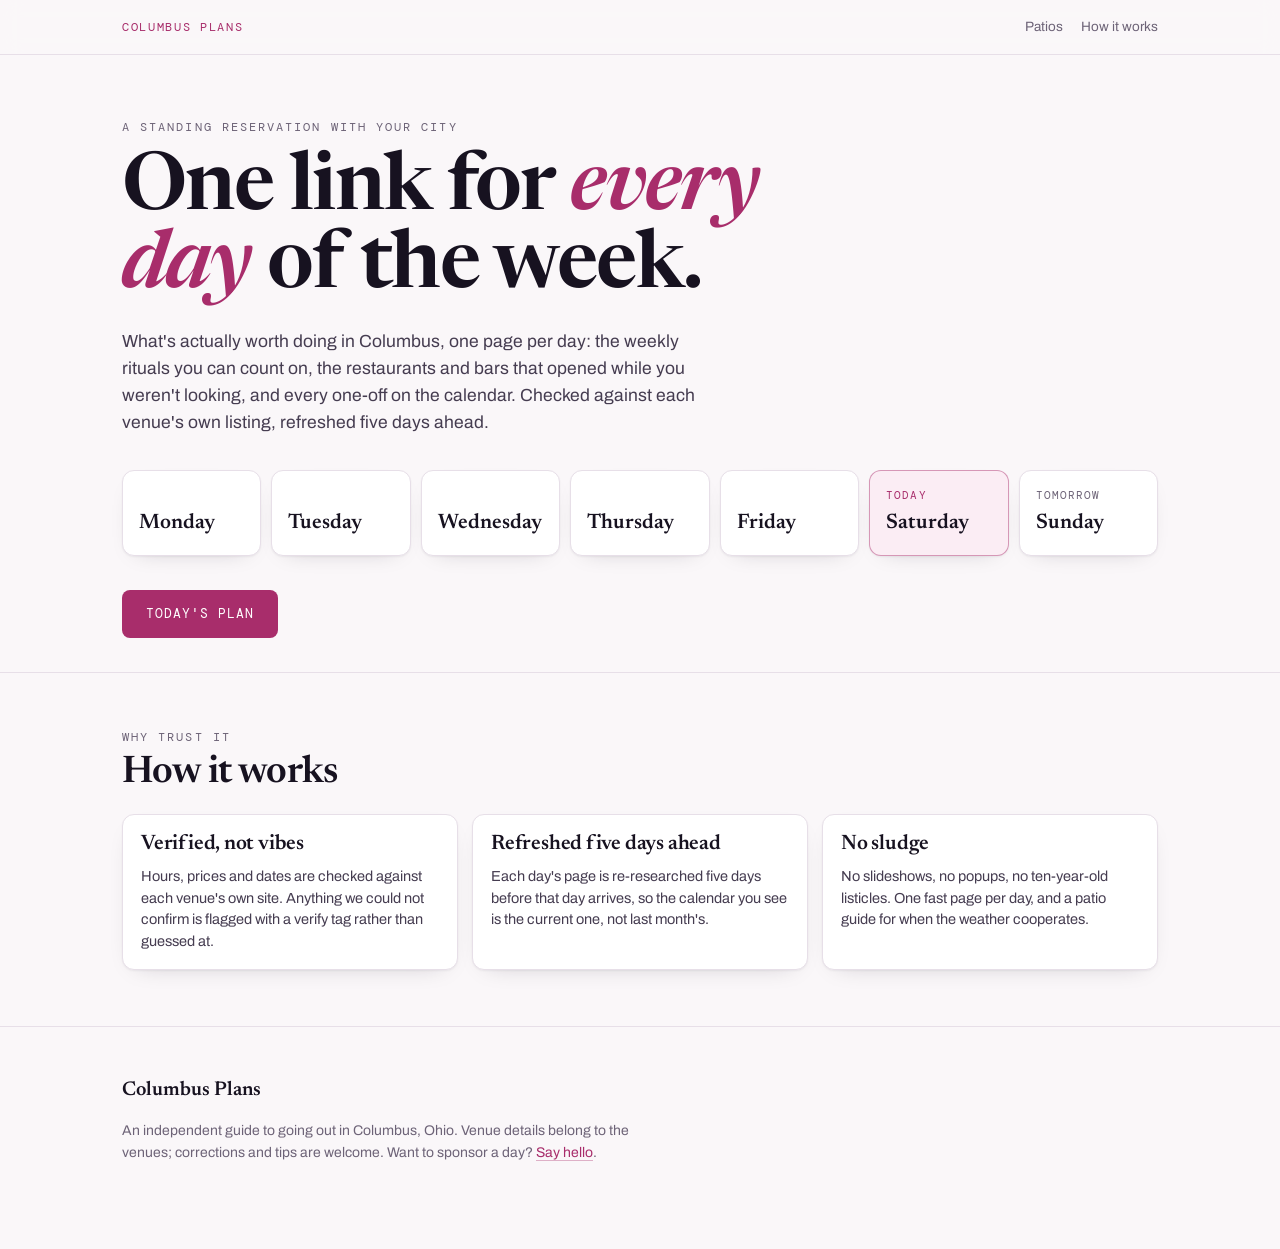
<file: index.html>
<!DOCTYPE html>
<html lang="en">
<head>
<meta charset="utf-8">
<meta name="viewport" content="width=device-width, initial-scale=1">
<title>Columbus Plans</title>
<meta name="description" content="One link for every day of the week in Columbus: what to actually do tonight, verified against each venue's own listing and refreshed five days ahead.">
<link rel="preconnect" href="https://fonts.googleapis.com">
<link rel="preconnect" href="https://fonts.gstatic.com" crossorigin>
<link rel="stylesheet" href="https://fonts.googleapis.com/css2?family=Newsreader:ital,opsz,wght@0,6..72,400;0,6..72,600;1,6..72,400;1,6..72,600&family=Archivo:wght@400;500;600&family=DM+Mono:wght@400;500&display=swap">
<link rel="stylesheet" href="styles.css">
</head>
<body>
<div class="topbar"><div class="wrap">
  <span class="mark">Columbus Plans</span>
  <nav class="navlinks">
    <a href="patios/">Patios</a>
    <a href="#how">How it works</a>
  </nav>
</div></div>

<header class="hero"><div class="wrap">
  <div class="eyebrow">A standing reservation with your city</div>
  <h1>One link for <em>every day</em> of the week.</h1>
  <p class="lede">What's actually worth doing in Columbus, one page per day: the weekly rituals you can count on, the restaurants and bars that opened while you weren't looking, and every one-off on the calendar. Checked against each venue's own listing, refreshed five days ahead.</p>
  <div class="week" id="week"></div>
  <a class="bigcta" id="todaycta" href="thursday/">Today's plan</a>
</div></header>

<section id="how"><div class="wrap">
  <div class="shead"><div>
    <div class="eyebrow">Why trust it</div>
    <h2>How it works</h2>
  </div></div>
  <div class="grid" style="margin-top:20px">
    <article class="card"><h3>Verified, not vibes</h3><p>Hours, prices and dates are checked against each venue's own site. Anything we could not confirm is flagged with a verify tag rather than guessed at.</p></article>
    <article class="card"><h3>Refreshed five days ahead</h3><p>Each day's page is re-researched five days before that day arrives, so the calendar you see is the current one, not last month's.</p></article>
    <article class="card"><h3>No sludge</h3><p>No slideshows, no popups, no ten-year-old listicles. One fast page per day, and a patio guide for when the weather cooperates.</p></article>
  </div>
</div></section>

<footer><div class="wrap">
  <h3>Columbus Plans</h3>
  <p>An independent guide to going out in Columbus, Ohio. Venue details belong to the venues; corrections and tips are welcome. Want to sponsor a day? <a class="link" href="mailto:matthew@esbrolabs.com">Say hello</a>.</p>
</div></footer>
<script>
(function(){
  var days=["monday","tuesday","wednesday","thursday","friday","saturday","sunday"];
  var todayIdx=(new Date().getDay()+6)%7; /* 0=Monday */
  var host=document.getElementById("week");
  host.innerHTML=days.map(function(d,i){
    var label=d.charAt(0).toUpperCase()+d.slice(1);
    var cls=i===todayIdx?"daycard today":"daycard";
    var tag=i===todayIdx?"Today":(i===(todayIdx+1)%7?"Tomorrow":"&nbsp;");
    return '<a class="'+cls+'" href="'+d+'/"><span class="dd">'+tag+'</span><span class="dn">'+label+'</span></a>';
  }).join("");
  var cta=document.getElementById("todaycta");
  cta.href=days[todayIdx]+"/";
})();
</script>
</body>
</html>
</file>
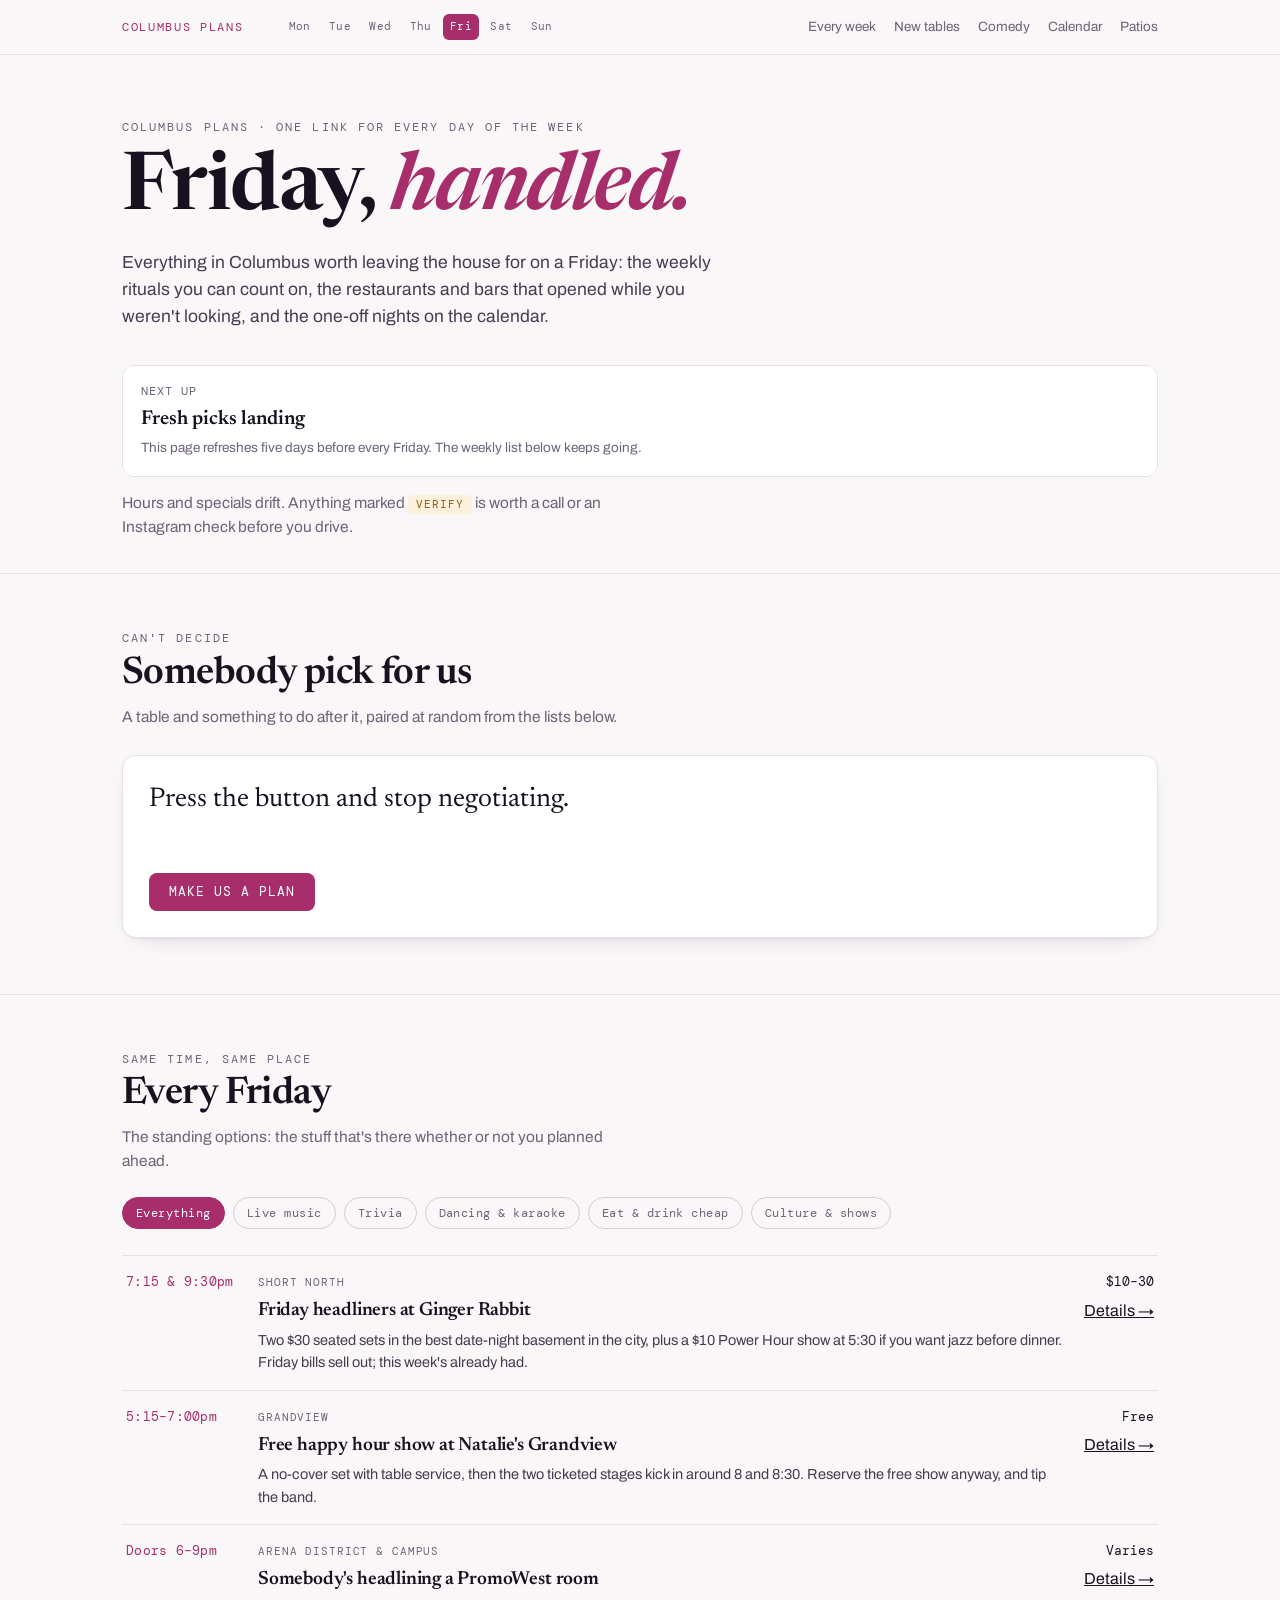
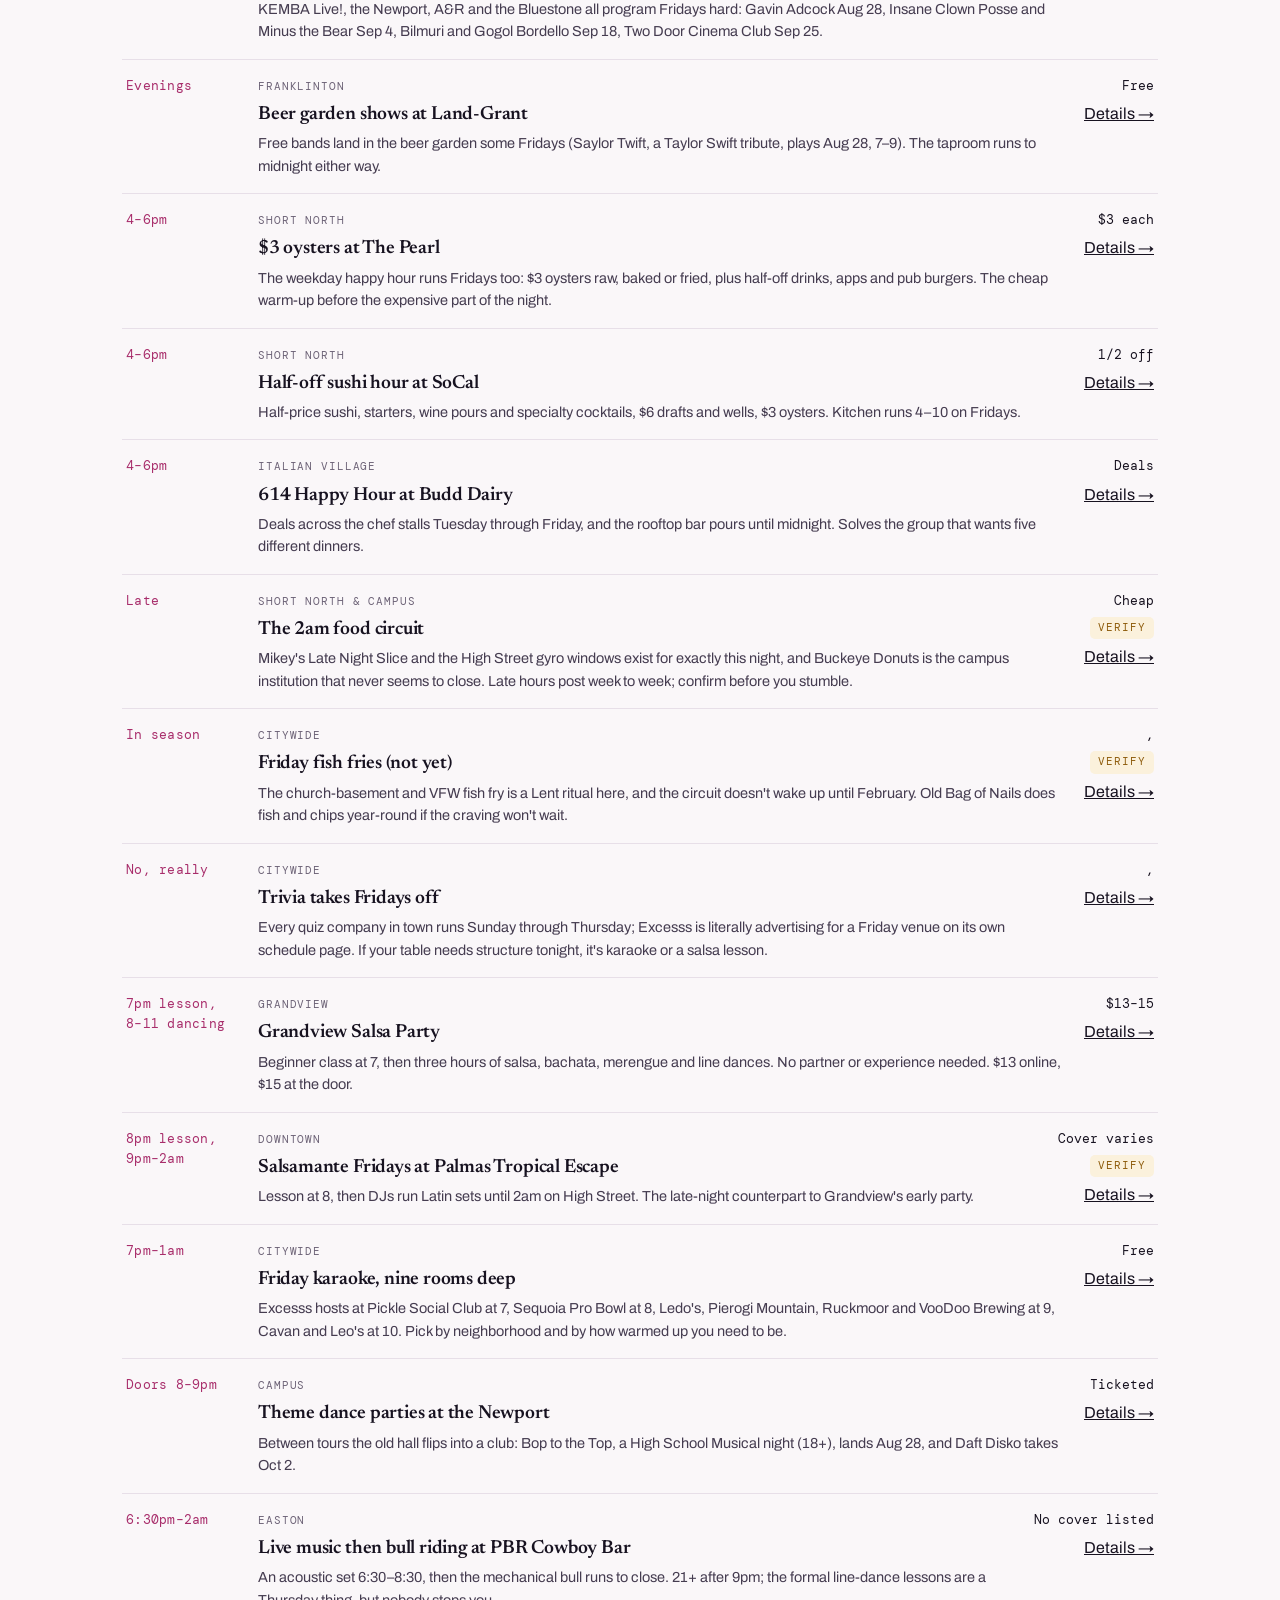
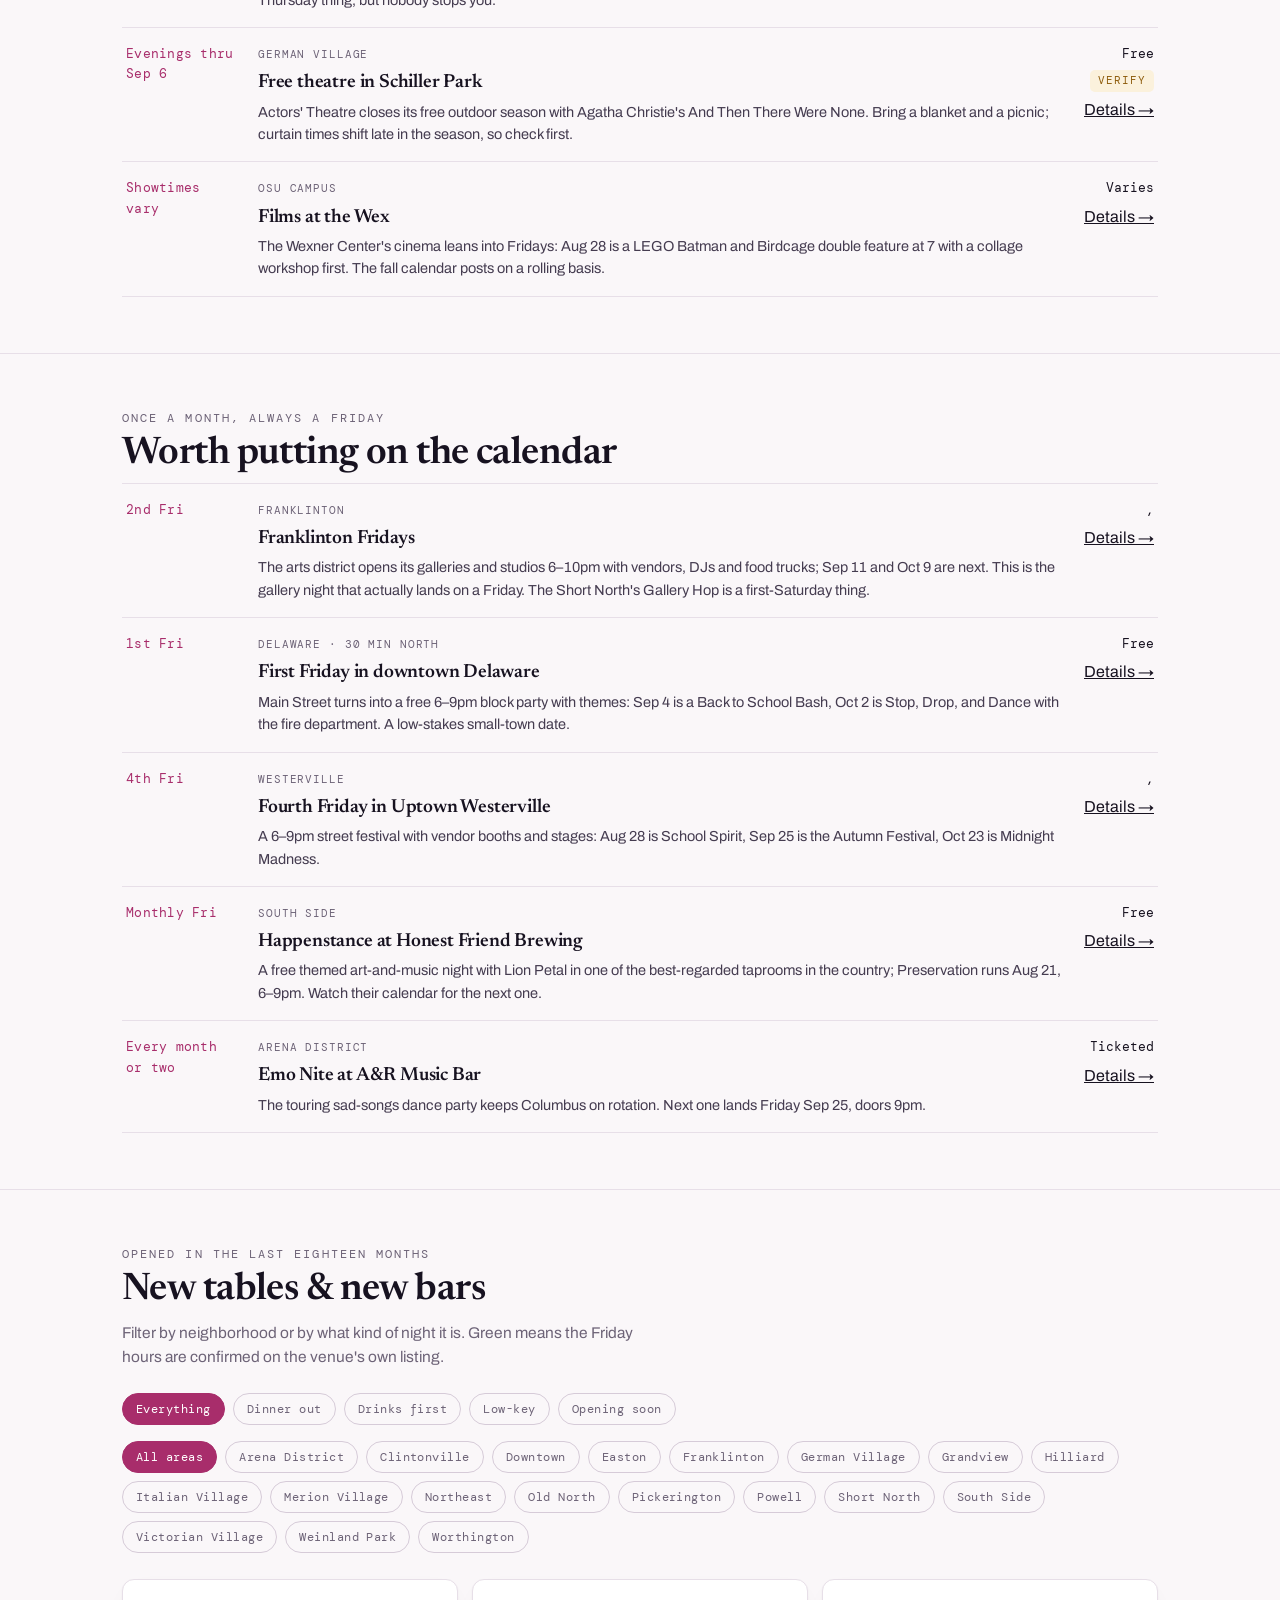
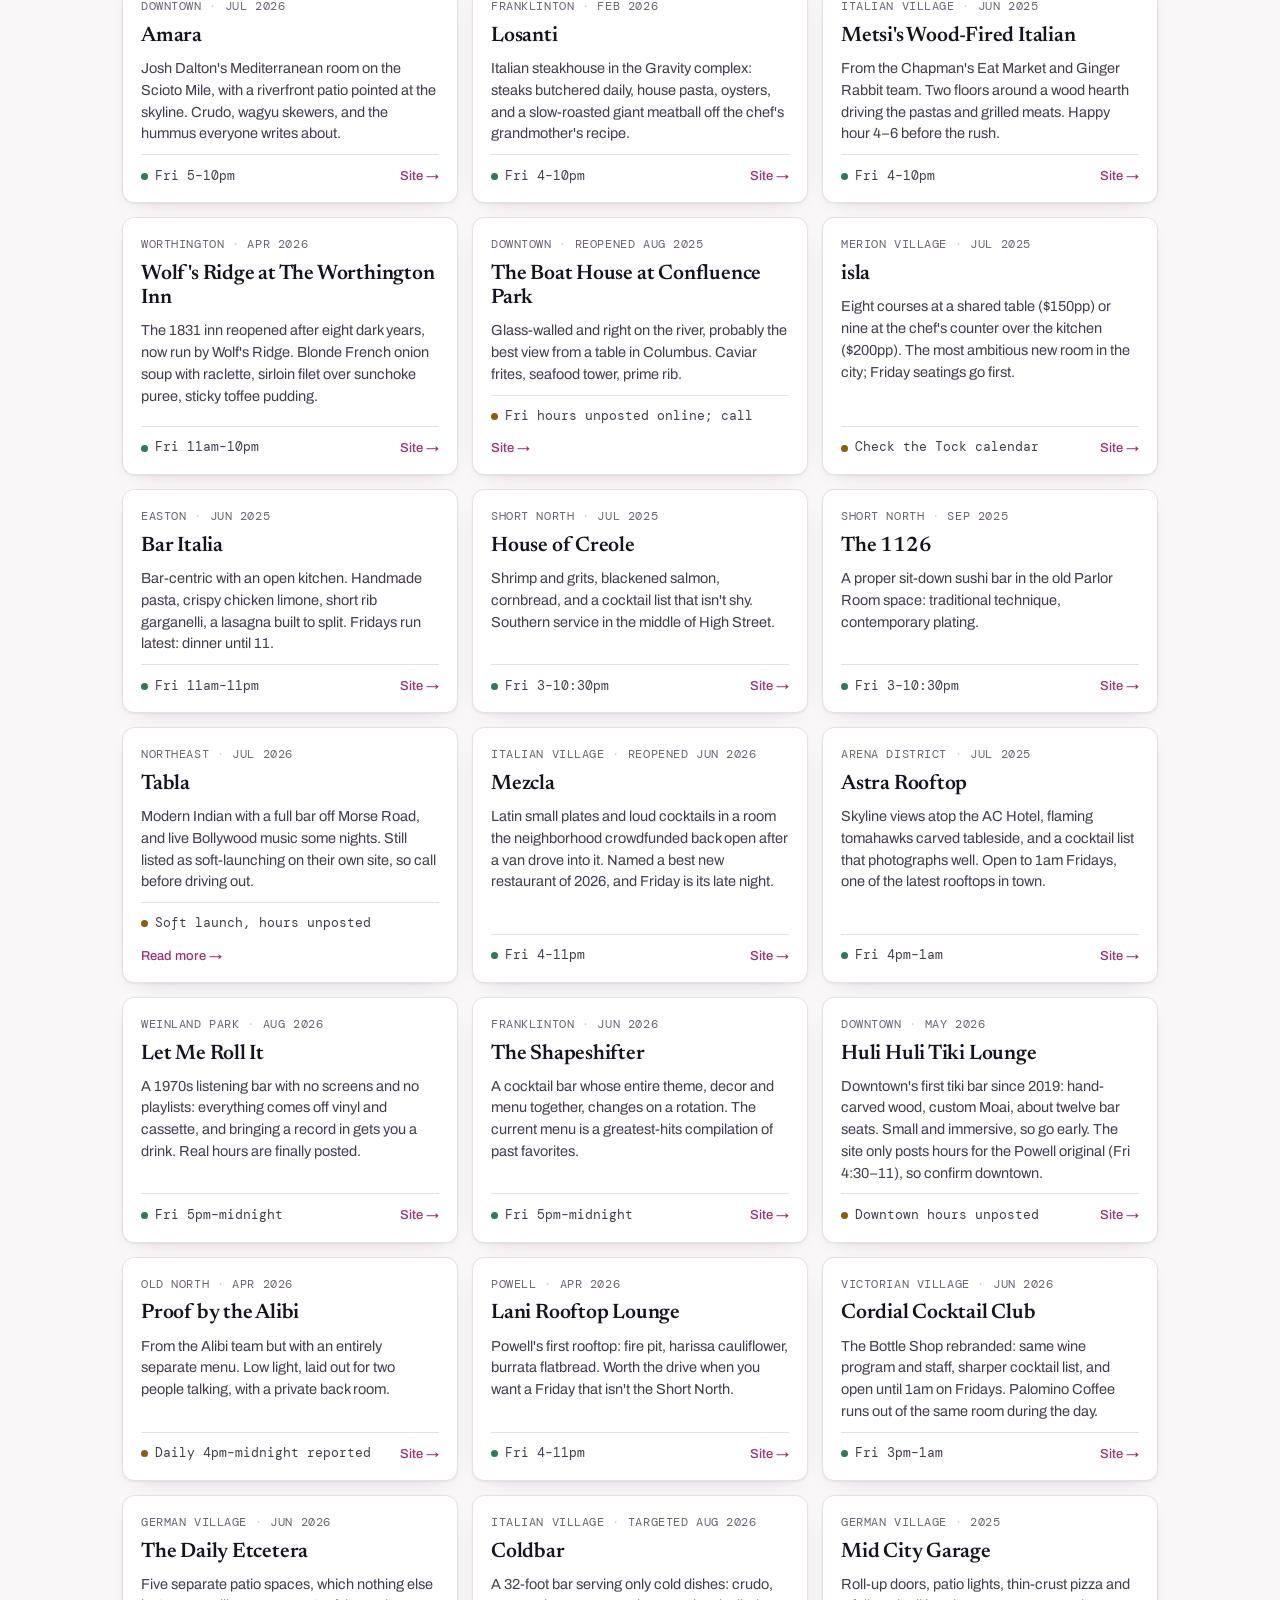
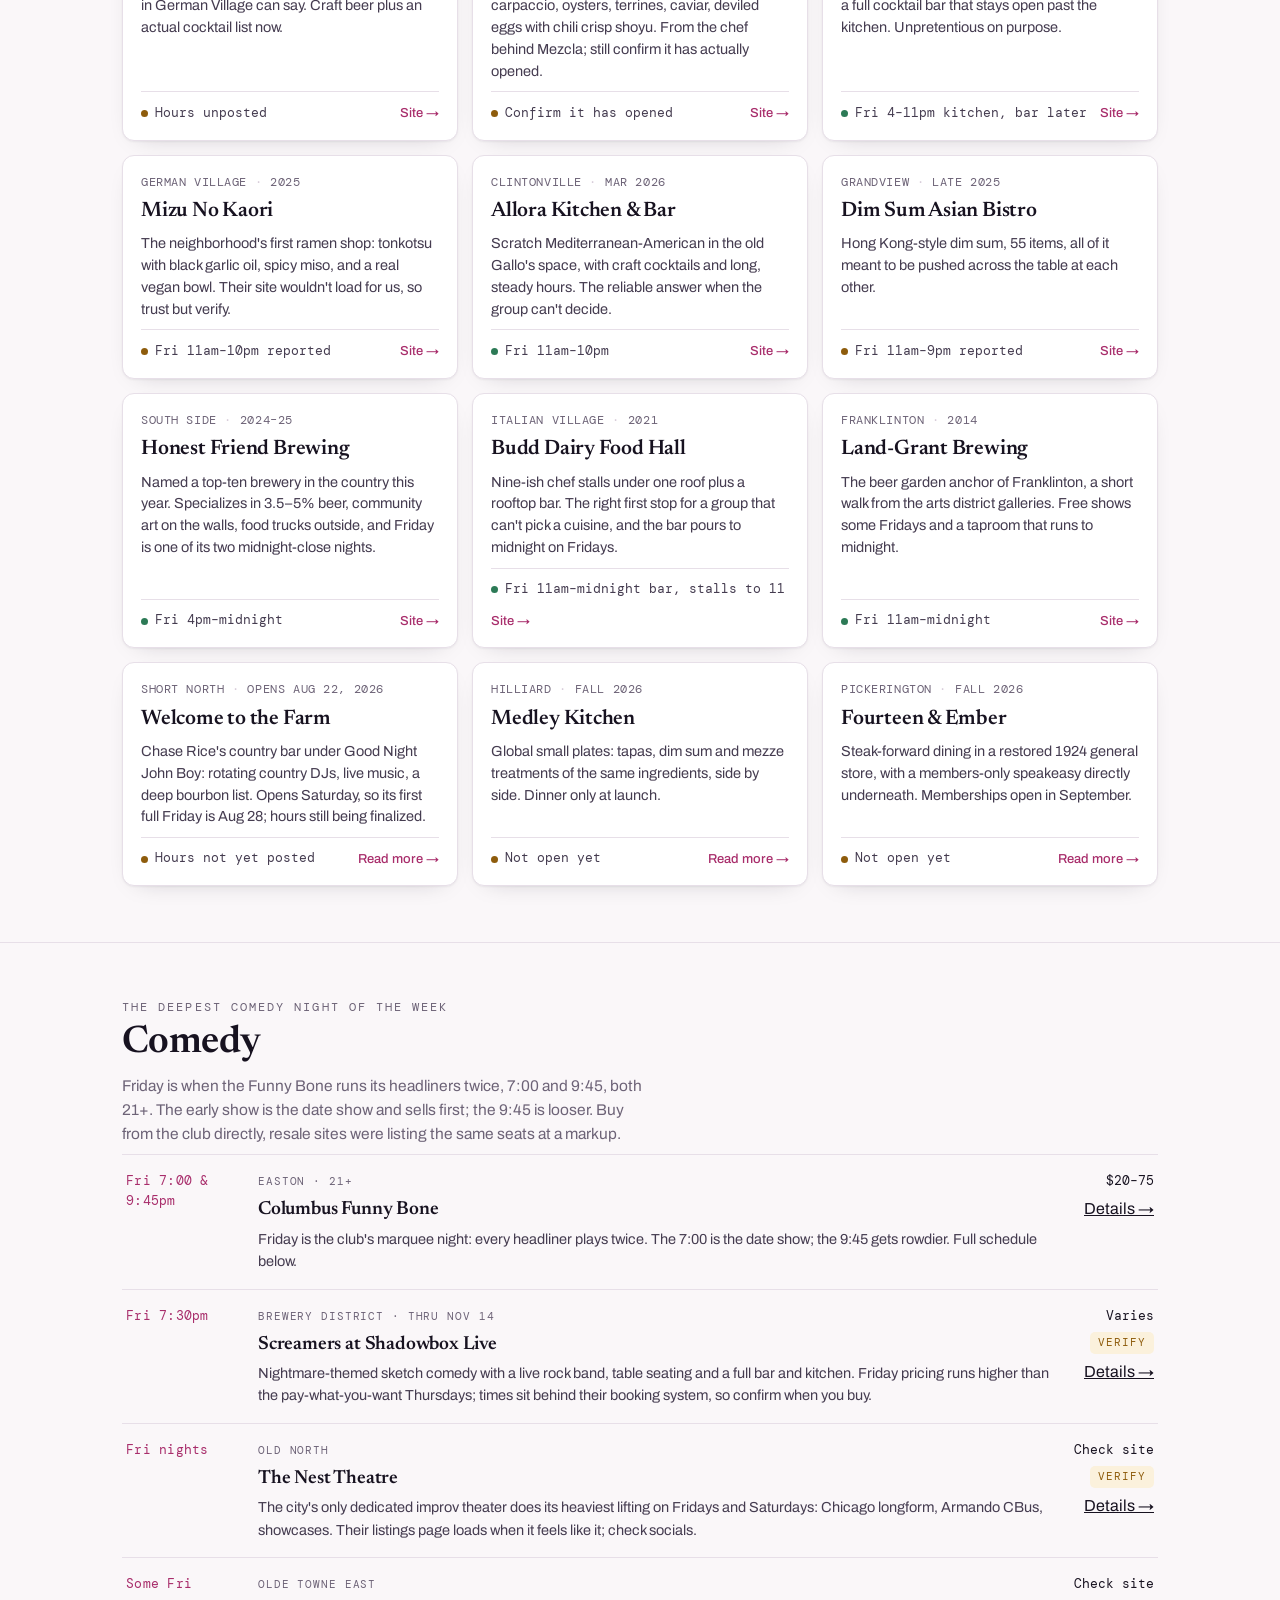
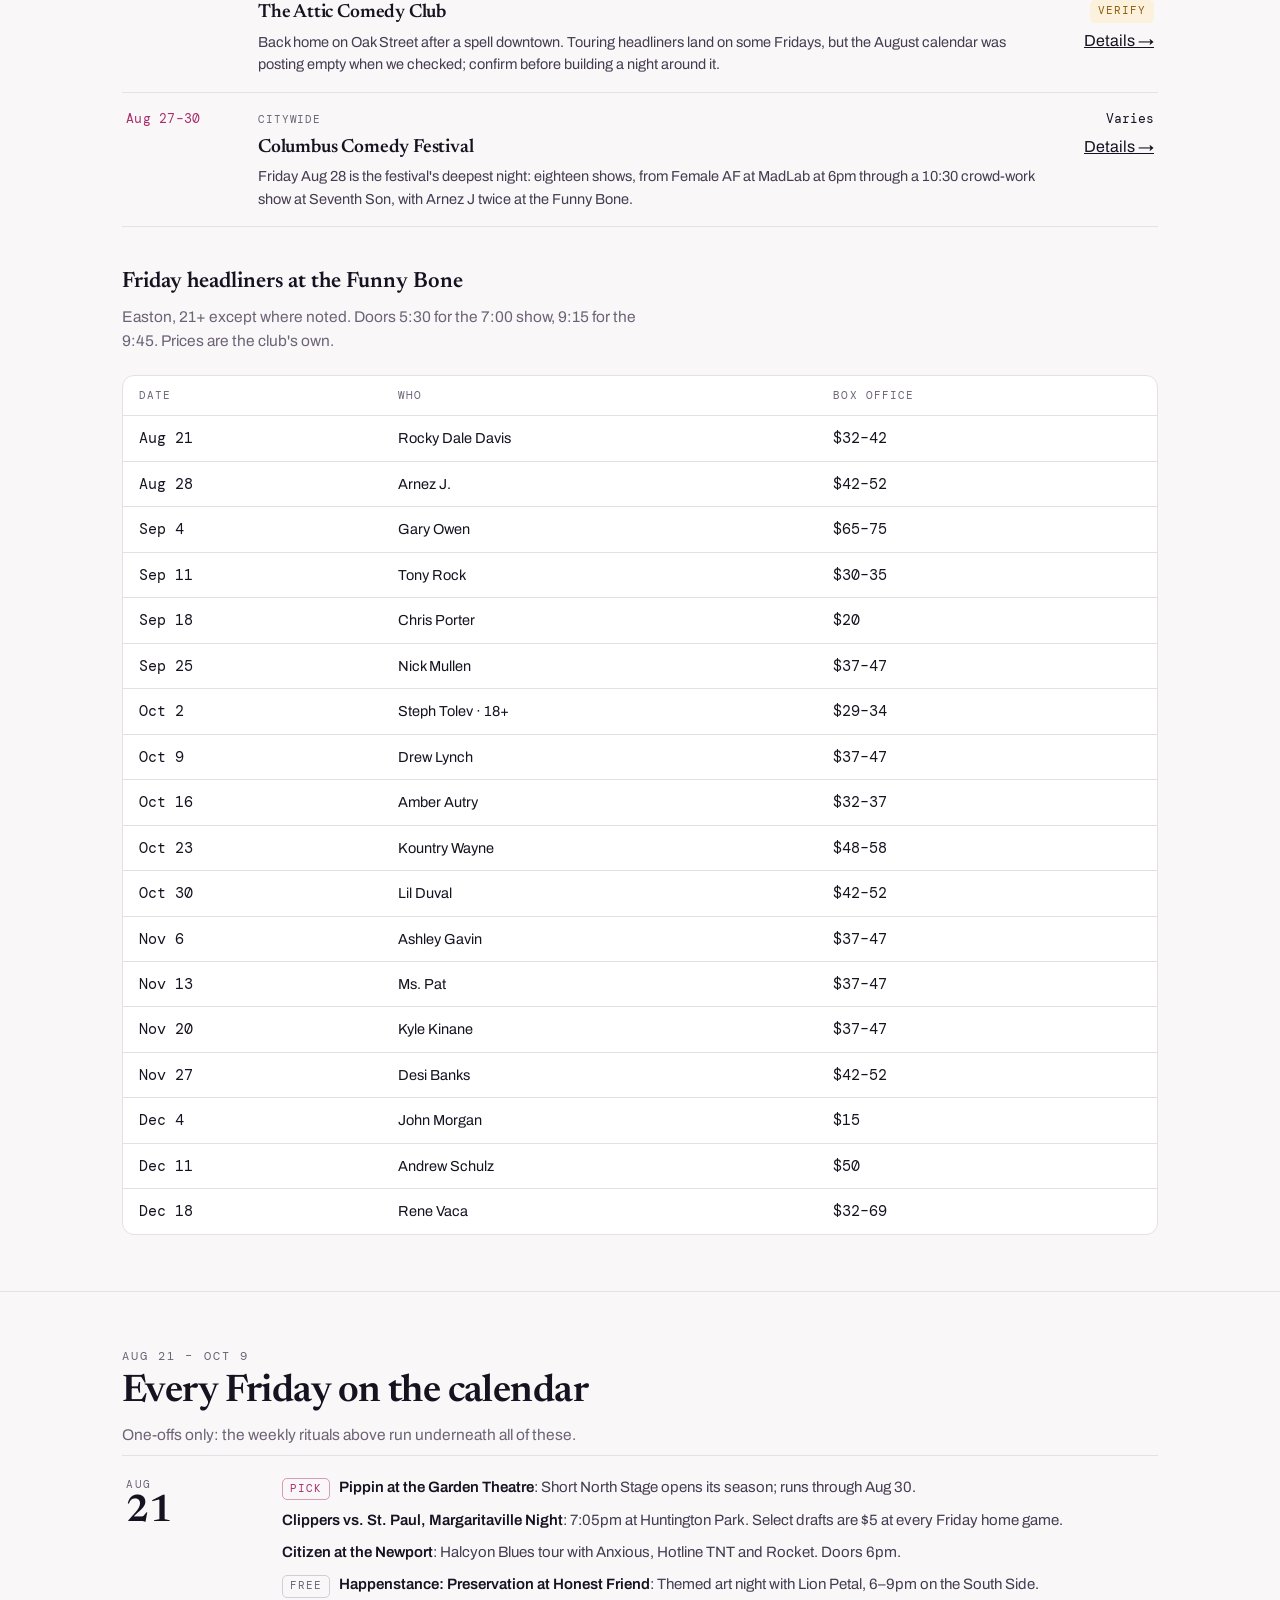
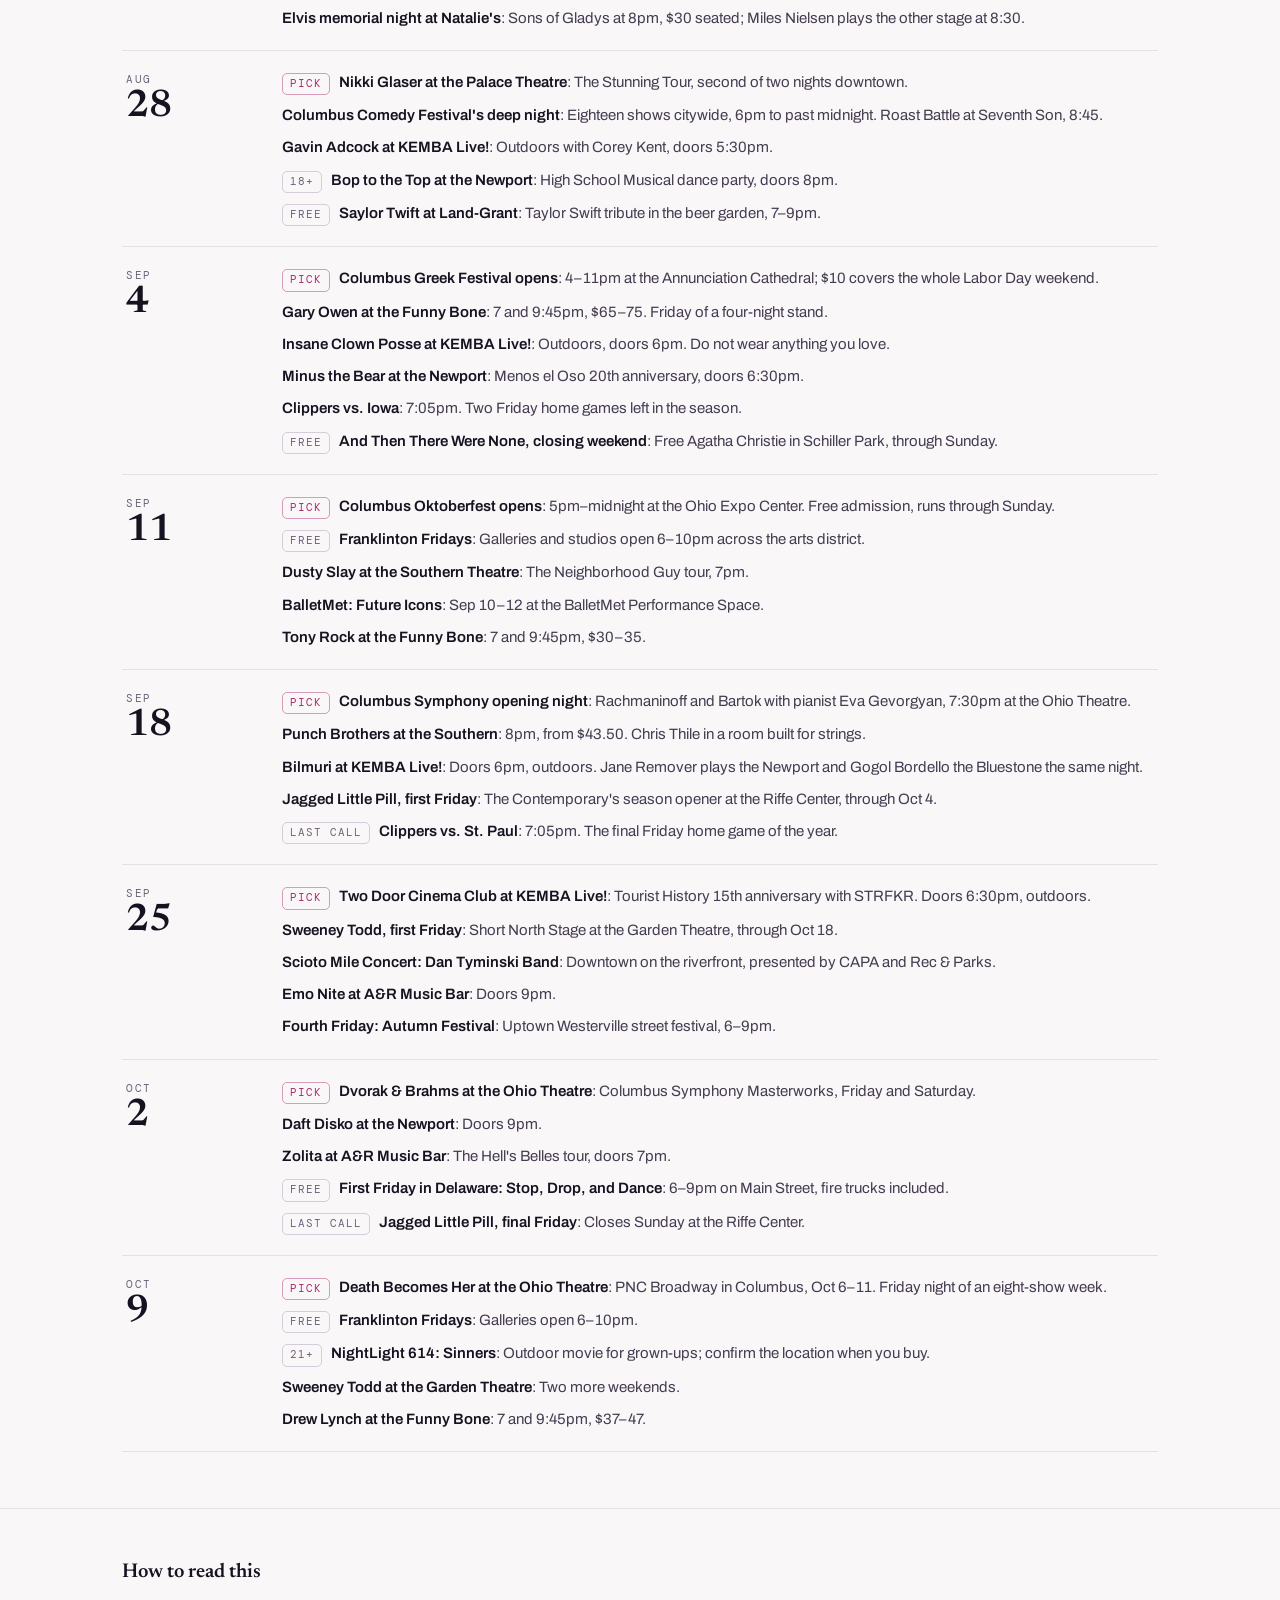
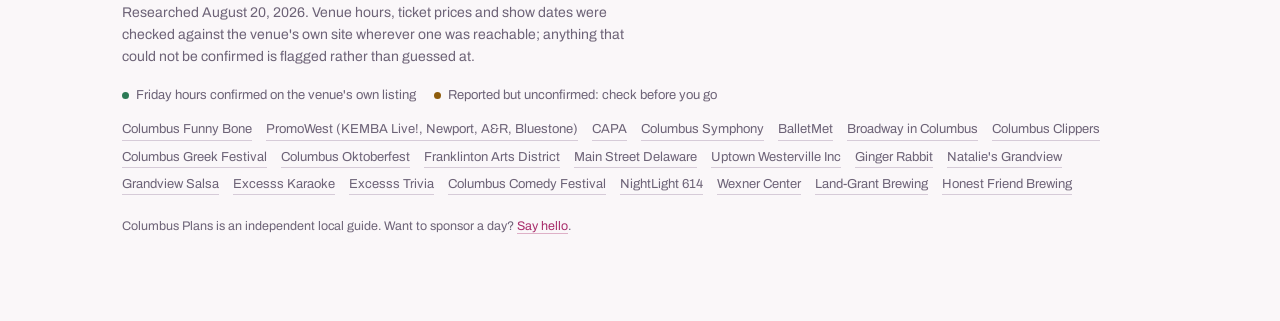
<file: friday/index.html>
<!DOCTYPE html>
<html lang="en">
<head>
<meta charset="utf-8">
<meta name="viewport" content="width=device-width, initial-scale=1">
<title>Friday plans in Columbus · Columbus Plans</title>
<meta name="description" content="What to do in Columbus on a Friday: standing weekly rituals, new restaurants and bars, comedy, and every one-off event on the calendar. Refreshed five days ahead.">
<link rel="preconnect" href="https://fonts.googleapis.com">
<link rel="preconnect" href="https://fonts.gstatic.com" crossorigin>
<link rel="stylesheet" href="https://fonts.googleapis.com/css2?family=Newsreader:ital,opsz,wght@0,6..72,400;0,6..72,600;1,6..72,400;1,6..72,600&family=Archivo:wght@400;500;600&family=DM+Mono:wght@400;500&display=swap">
<link rel="stylesheet" href="../styles.css">
</head>
<body>
<div class="topbar"><div class="wrap">
  <a class="mark" href="../" style="text-decoration:none">Columbus Plans</a>
  <nav class="dayswitch" id="dayswitch"></nav>
  <nav class="navlinks">
    <a href="#weekly">Every week</a>
    <a href="#new">New tables</a>
    <a href="#comedy">Comedy</a>
    <a href="#calendar">Calendar</a>
    <a href="../patios/">Patios</a>
  </nav>
</div></div>

<header class="hero"><div class="wrap">
  <div class="eyebrow">Columbus Plans · one link for every day of the week</div>
  <h1 id="heroTitle"></h1>
  <p class="lede" id="heroLede"></p>
  <div class="strip" id="strip"></div>
  <p class="sub" style="margin-top:14px">Hours and specials drift. Anything marked <span class="tag warn">verify</span> is worth a call or an Instagram check before you drive.</p>
</div></header>

<section id="pick"><div class="wrap">
  <div class="shead"><div></div></div>
  <div class="spinner">
    <p class="out" id="plan">Press the button and stop negotiating.</p>
    <button class="btn" id="spin">Make us a plan</button>
  </div>
</div></section>

<section id="weekly"><div class="wrap">
  <div class="shead"><div></div></div>
  <div class="filters" id="weeklyFilters"></div>
  <div class="rows" id="weeklyRows"></div>
</div></section>

<section id="monthly"><div class="wrap">
  <div class="shead"><div></div></div>
  <div class="rows" id="monthlyRows"></div>
</div></section>

<section id="new"><div class="wrap">
  <div class="shead"><div></div></div>
  <div class="filters" id="placeFilters"></div>
  <div class="grid" id="placeGrid"></div>
  <p class="empty" id="placeEmpty" hidden>Nothing in that combination: try a wider filter.</p>
</div></section>

<section id="comedy"><div class="wrap">
  <div class="shead"><div></div></div>
  <div class="rows" id="comedyRows"></div>
  <div id="headliners">
    <h3 id="hlTitle" style="font-family:Newsreader,Georgia,serif; font-weight:600; font-size:22px; margin:38px 0 0"></h3>
    <p class="sub" id="hlNote" style="margin-top:6px"></p>
    <div class="tablewrap"><table>
      <thead><tr><th>Date</th><th>Who</th><th>Box office</th></tr></thead>
      <tbody id="hlBody"></tbody>
    </table></div>
  </div>
</div></section>

<section id="calendar"><div class="wrap">
  <div class="shead"><div></div></div>
  <div class="cal" id="cal"></div>
</div></section>

<footer><div class="wrap">
  <h3>How to read this</h3>
  <p id="researched"></p>
  <div class="legend">
    <span class="item"><span class="dot ok"></span> <span id="legendOk"></span></span>
    <span class="item"><span class="dot warn"></span> Reported but unconfirmed: check before you go</span>
  </div>
  <div class="srcs" id="srcs"></div>
  <p style="margin-top:22px; font-size:12.5px">Columbus Plans is an independent local guide. Want to sponsor a day? <a class="link" href="mailto:matthew@esbrolabs.com">Say hello</a>.</p>
</div></footer>
<script src="../data/friday.js"></script>
<script src="../app.js"></script>
</body>
</html>
</file>
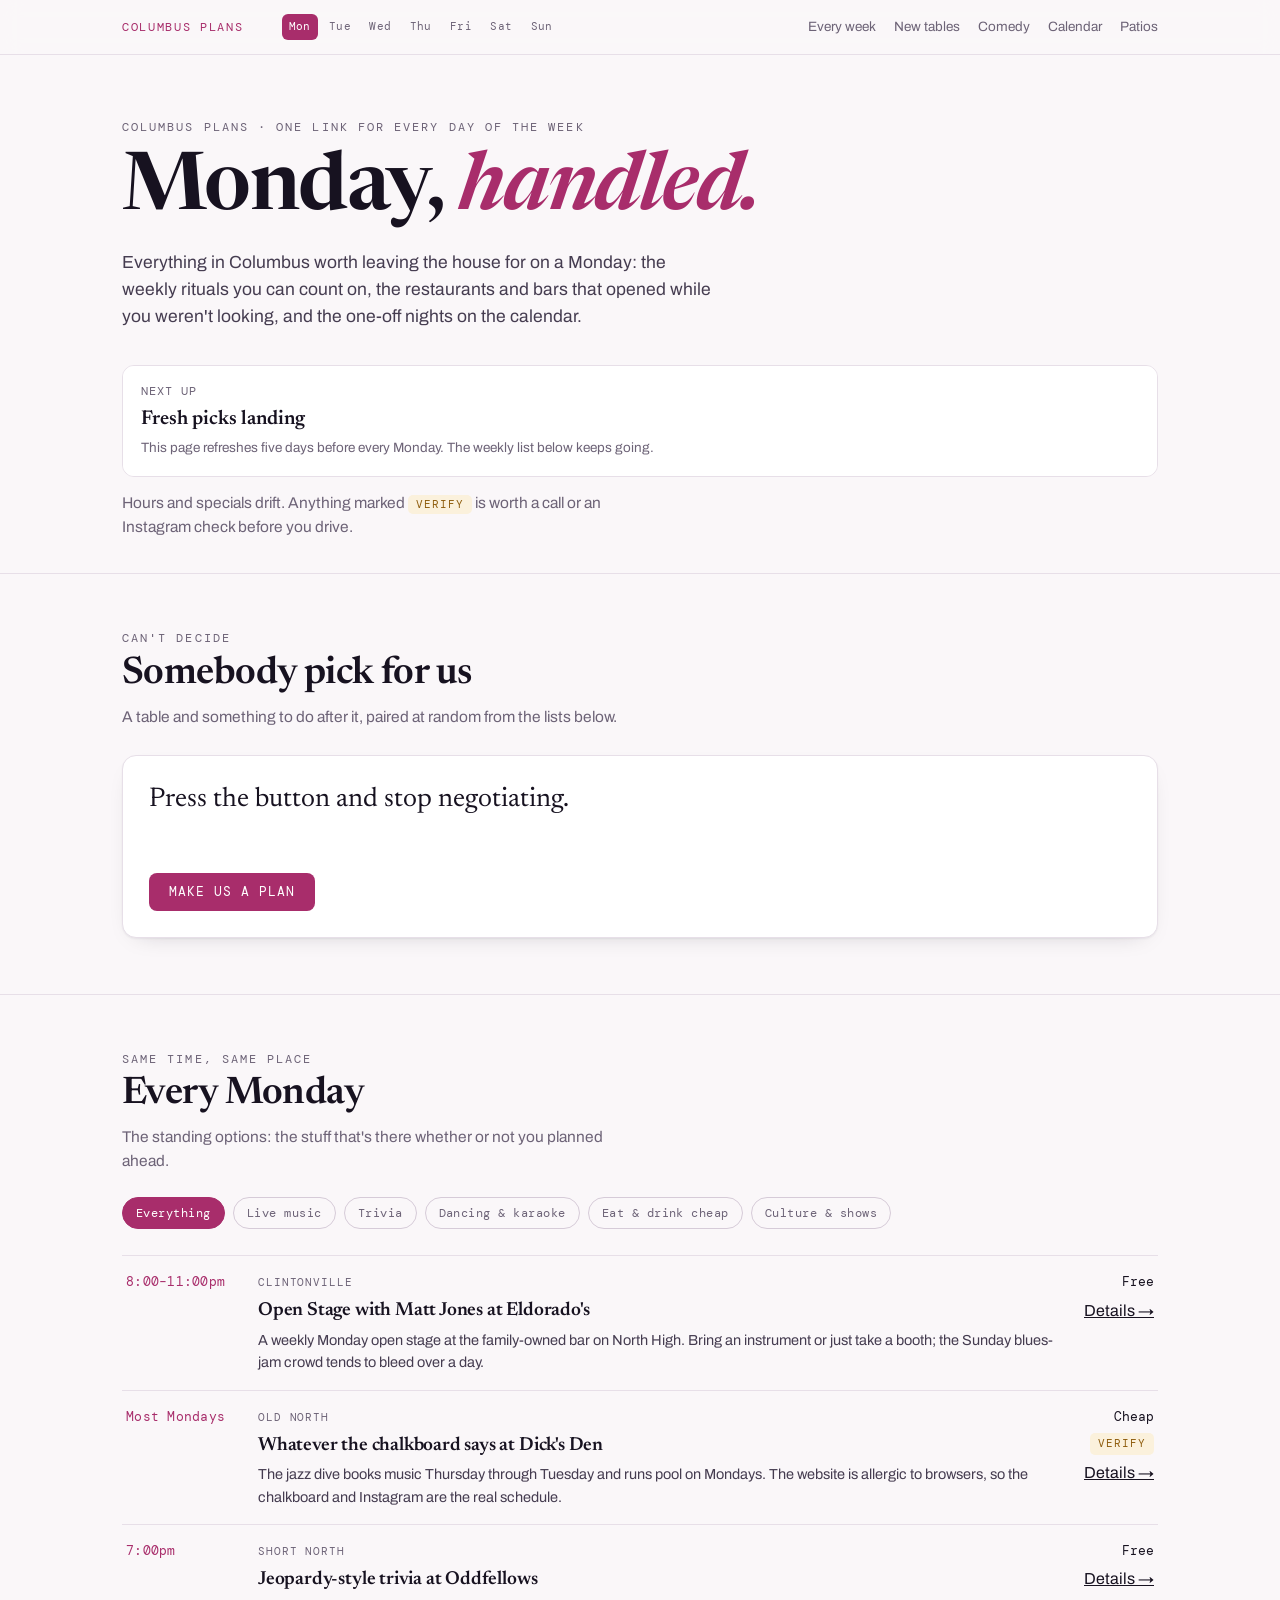
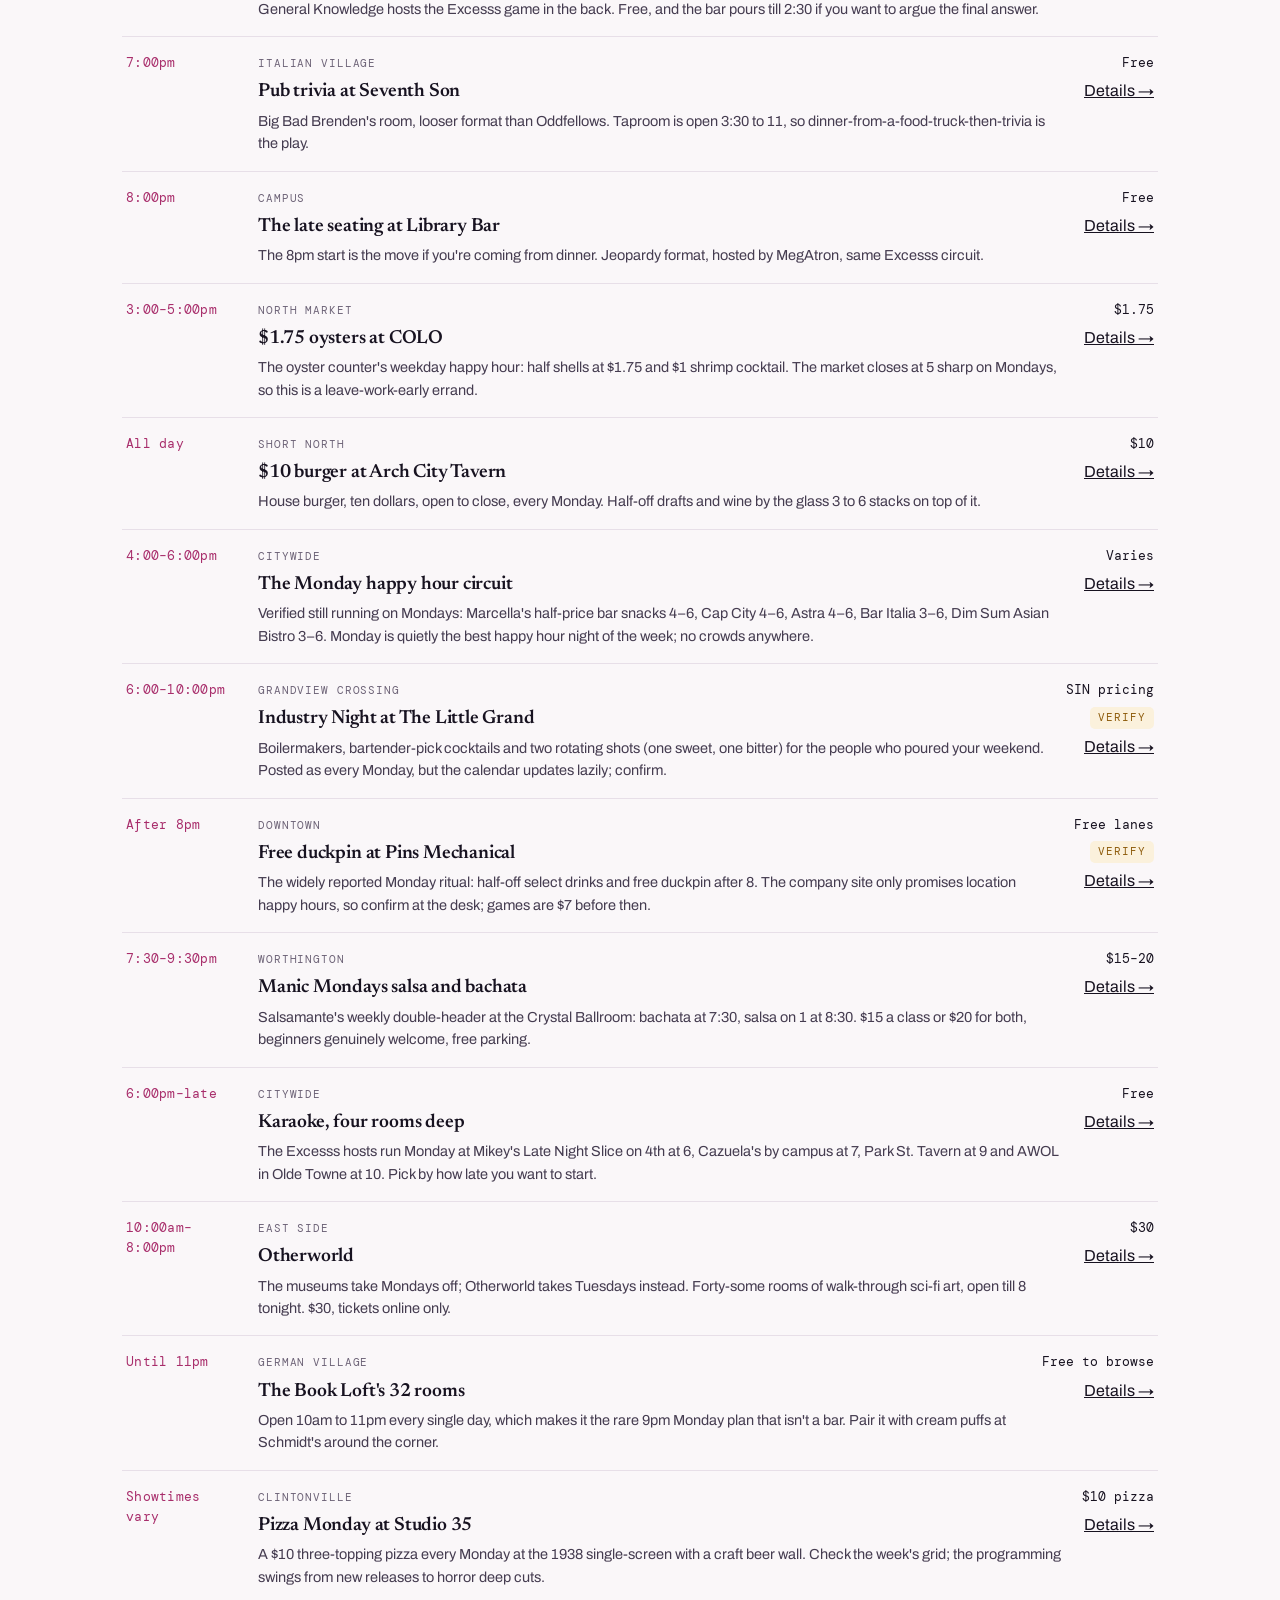
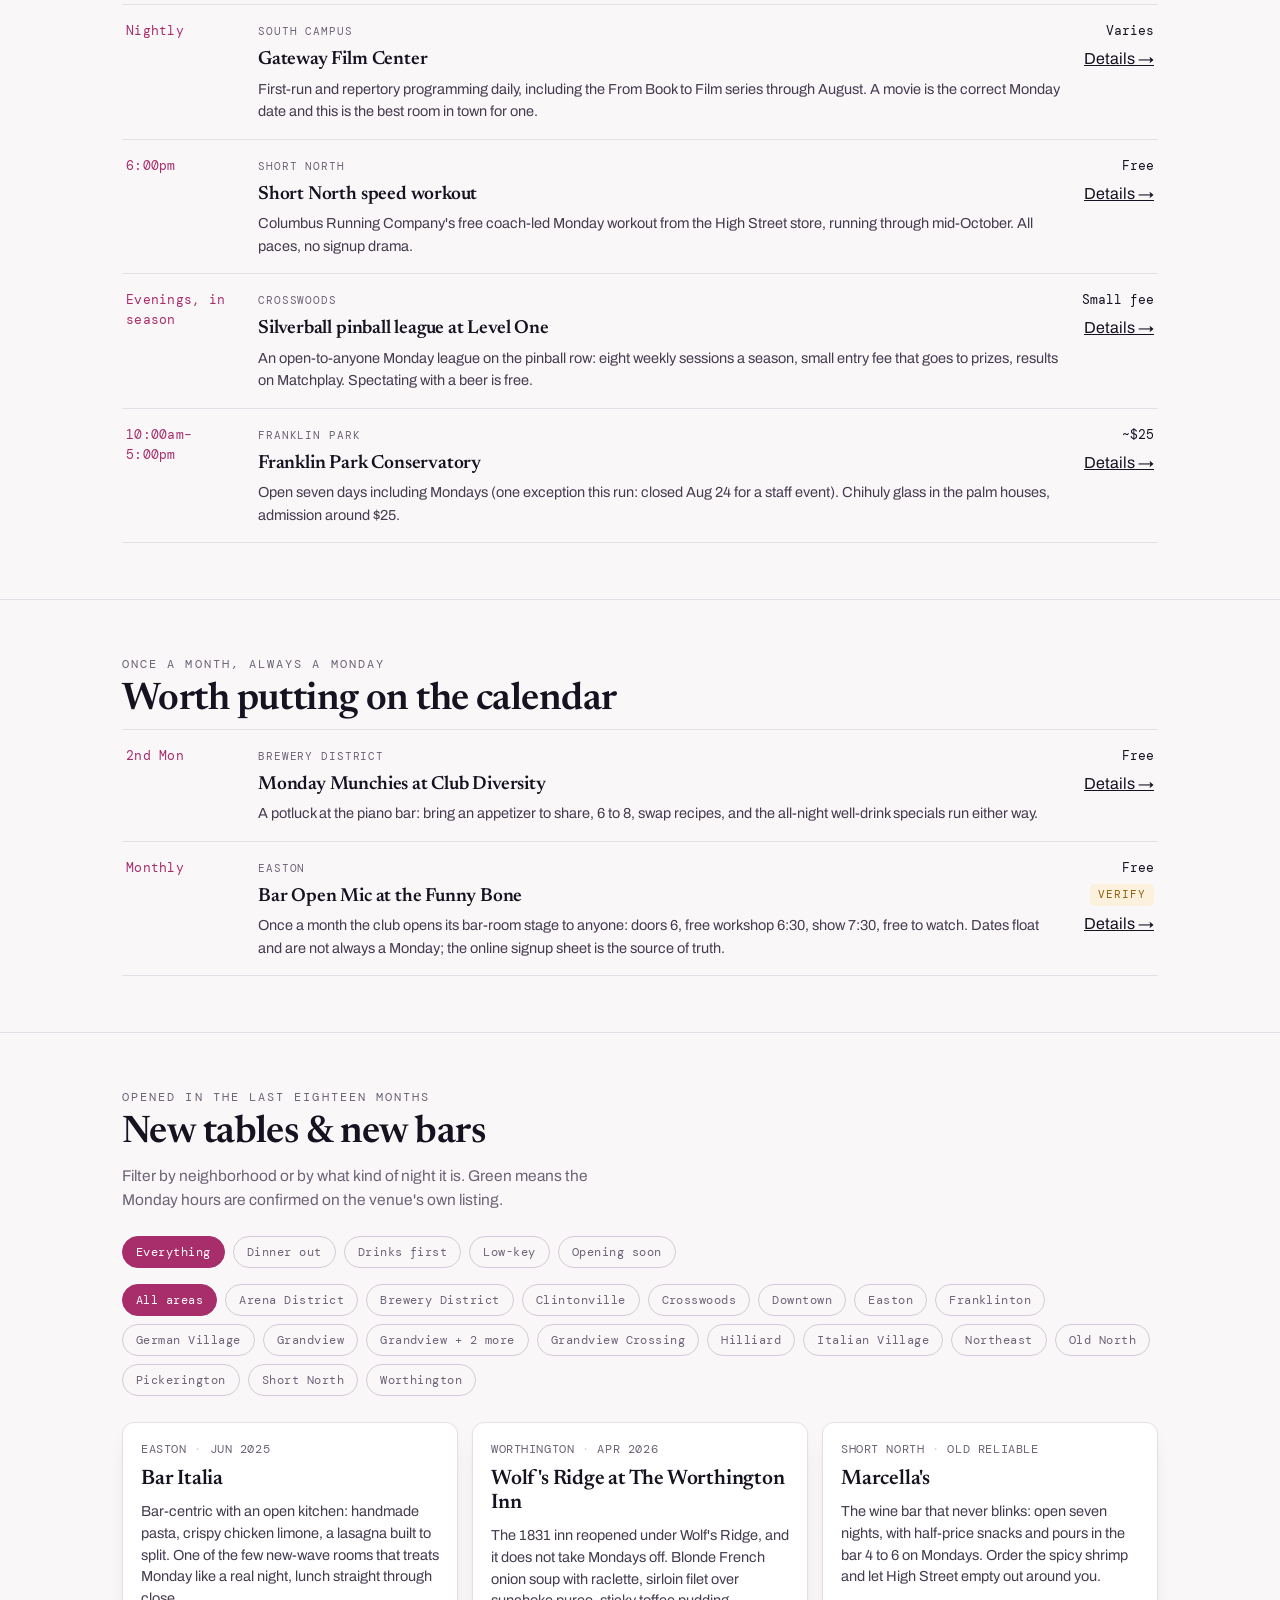
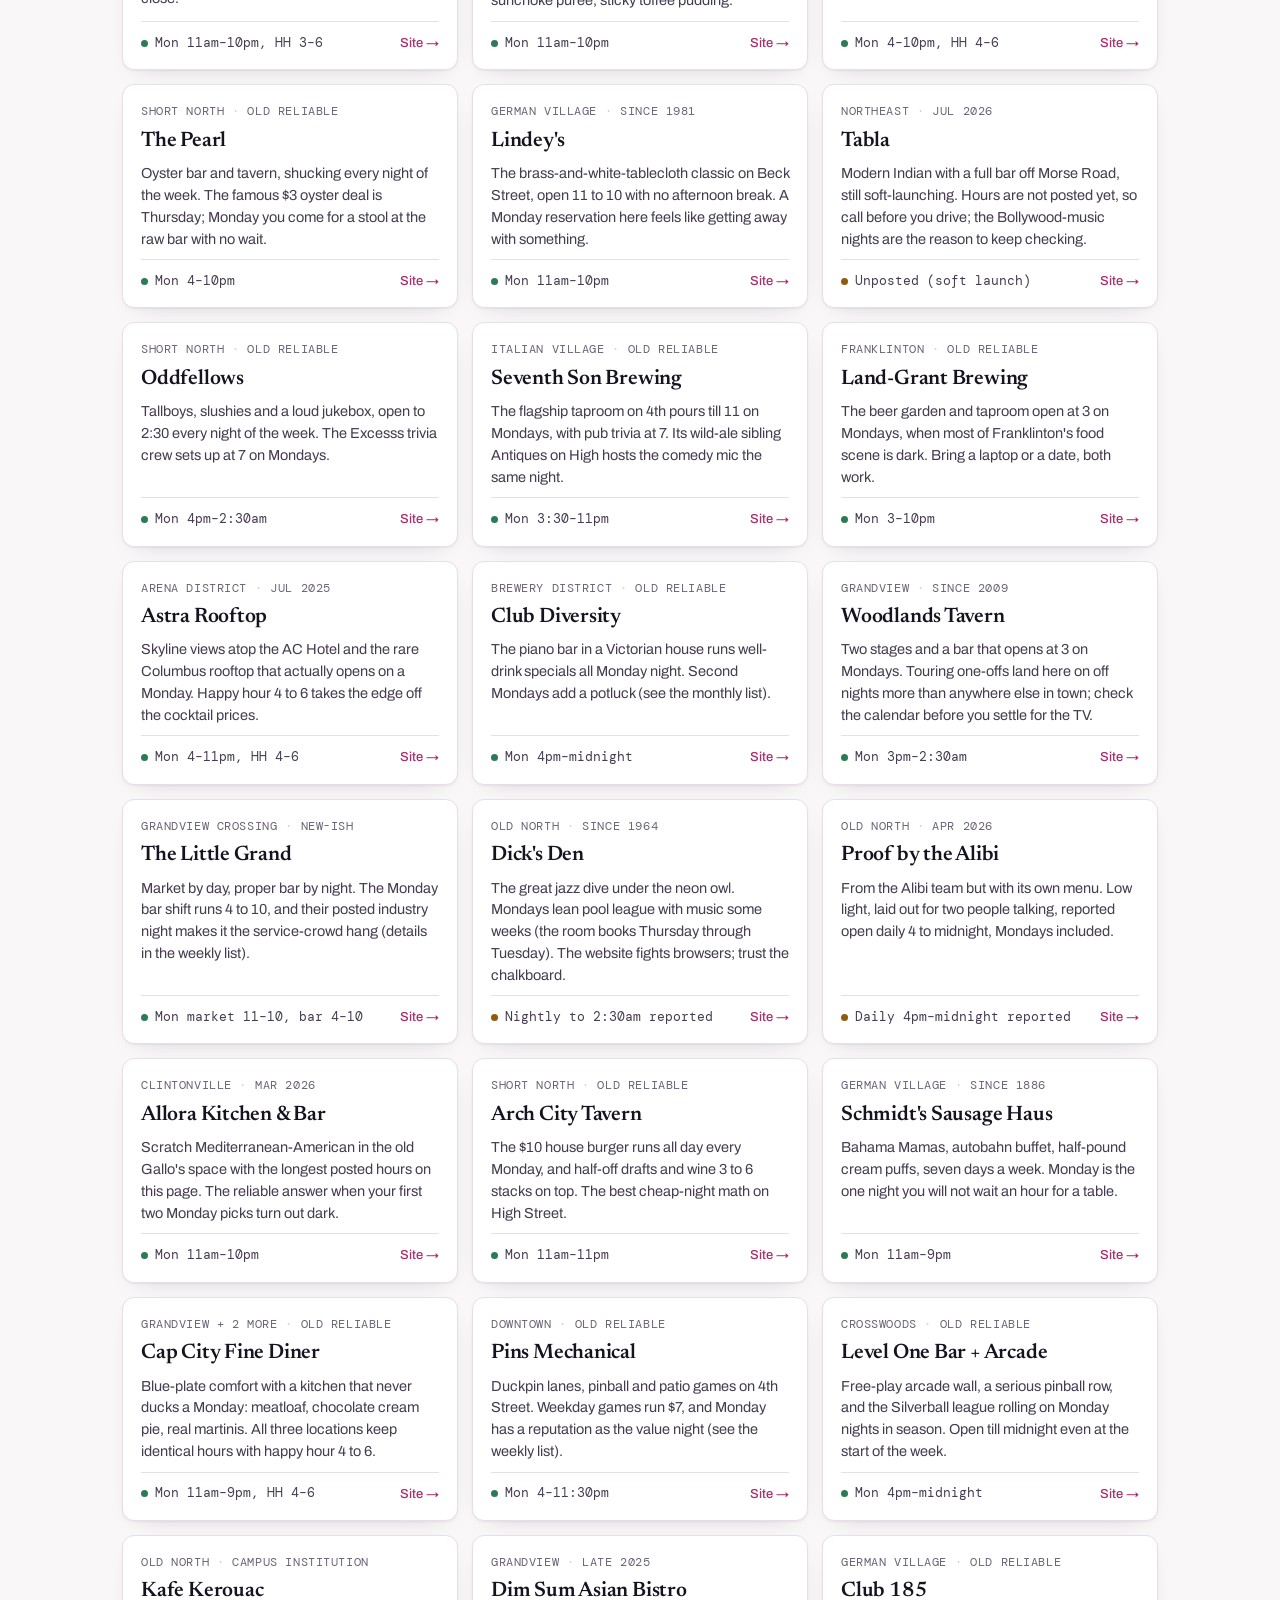
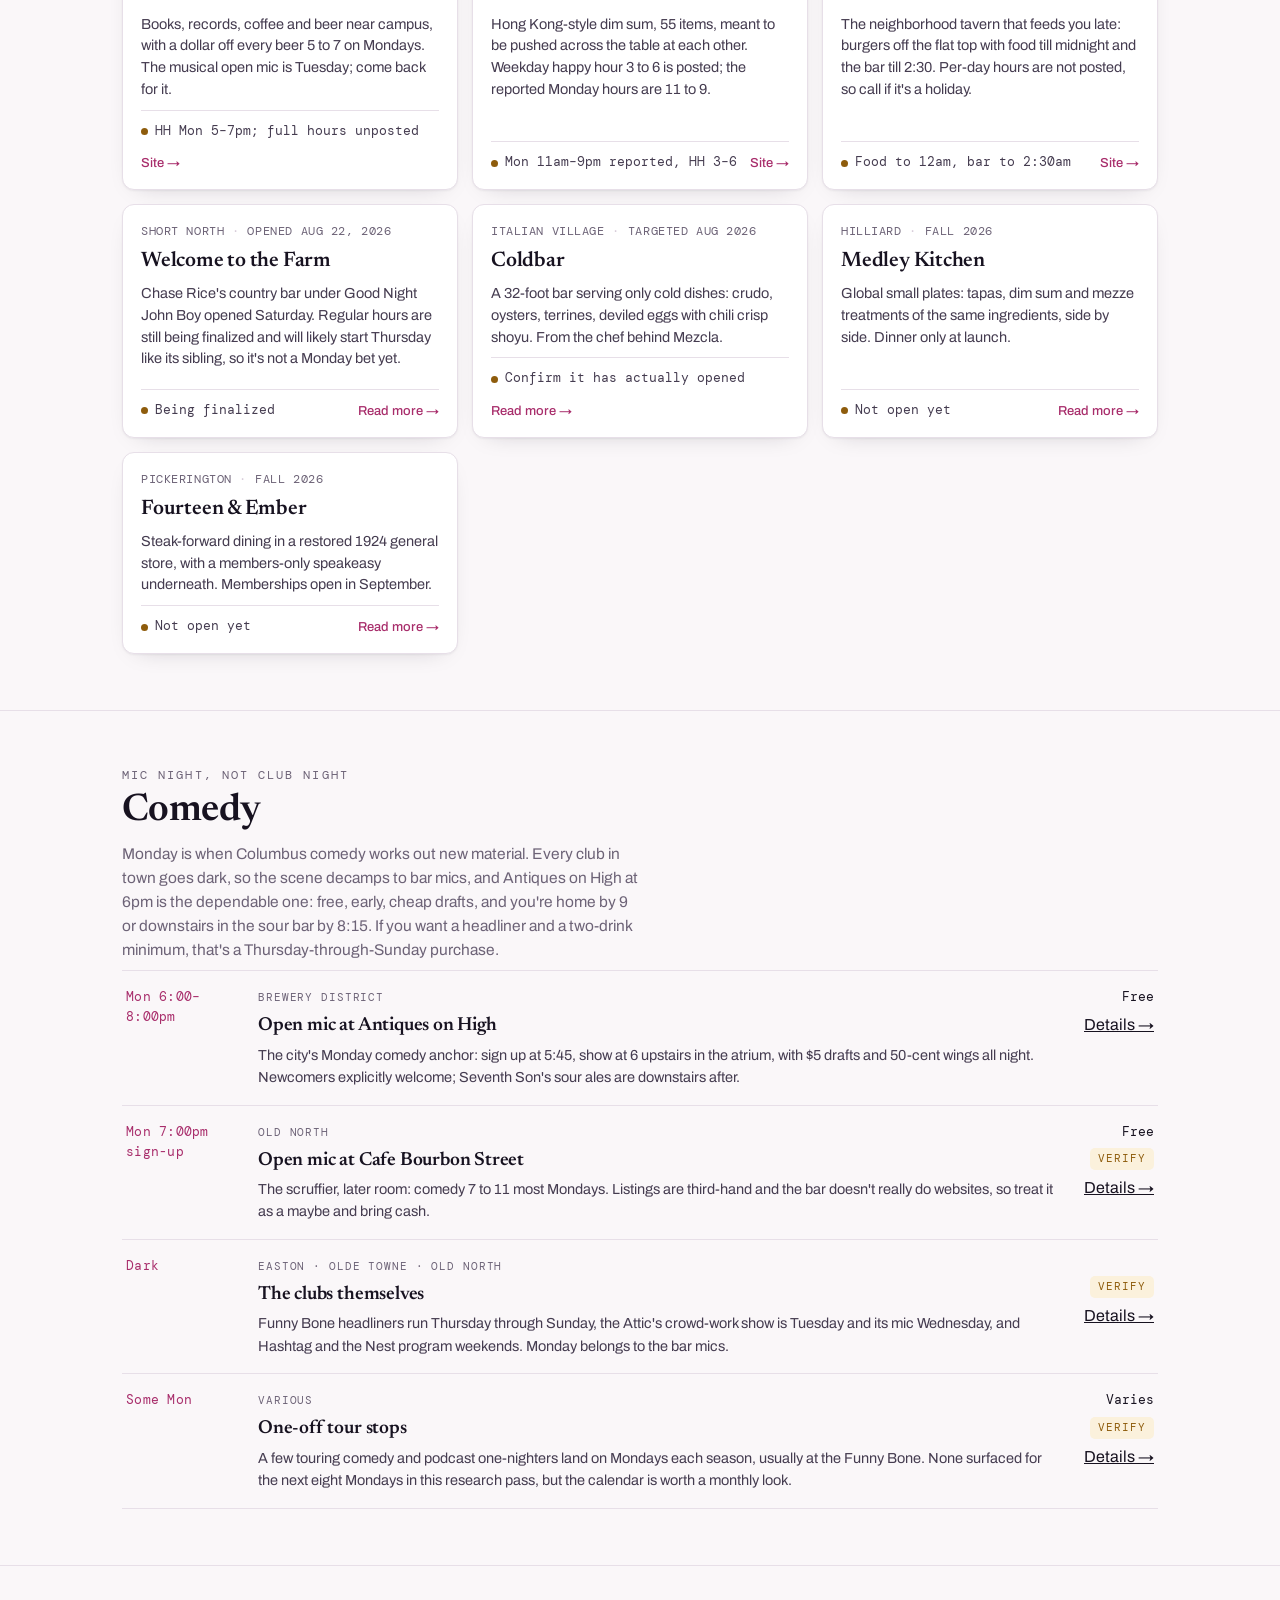
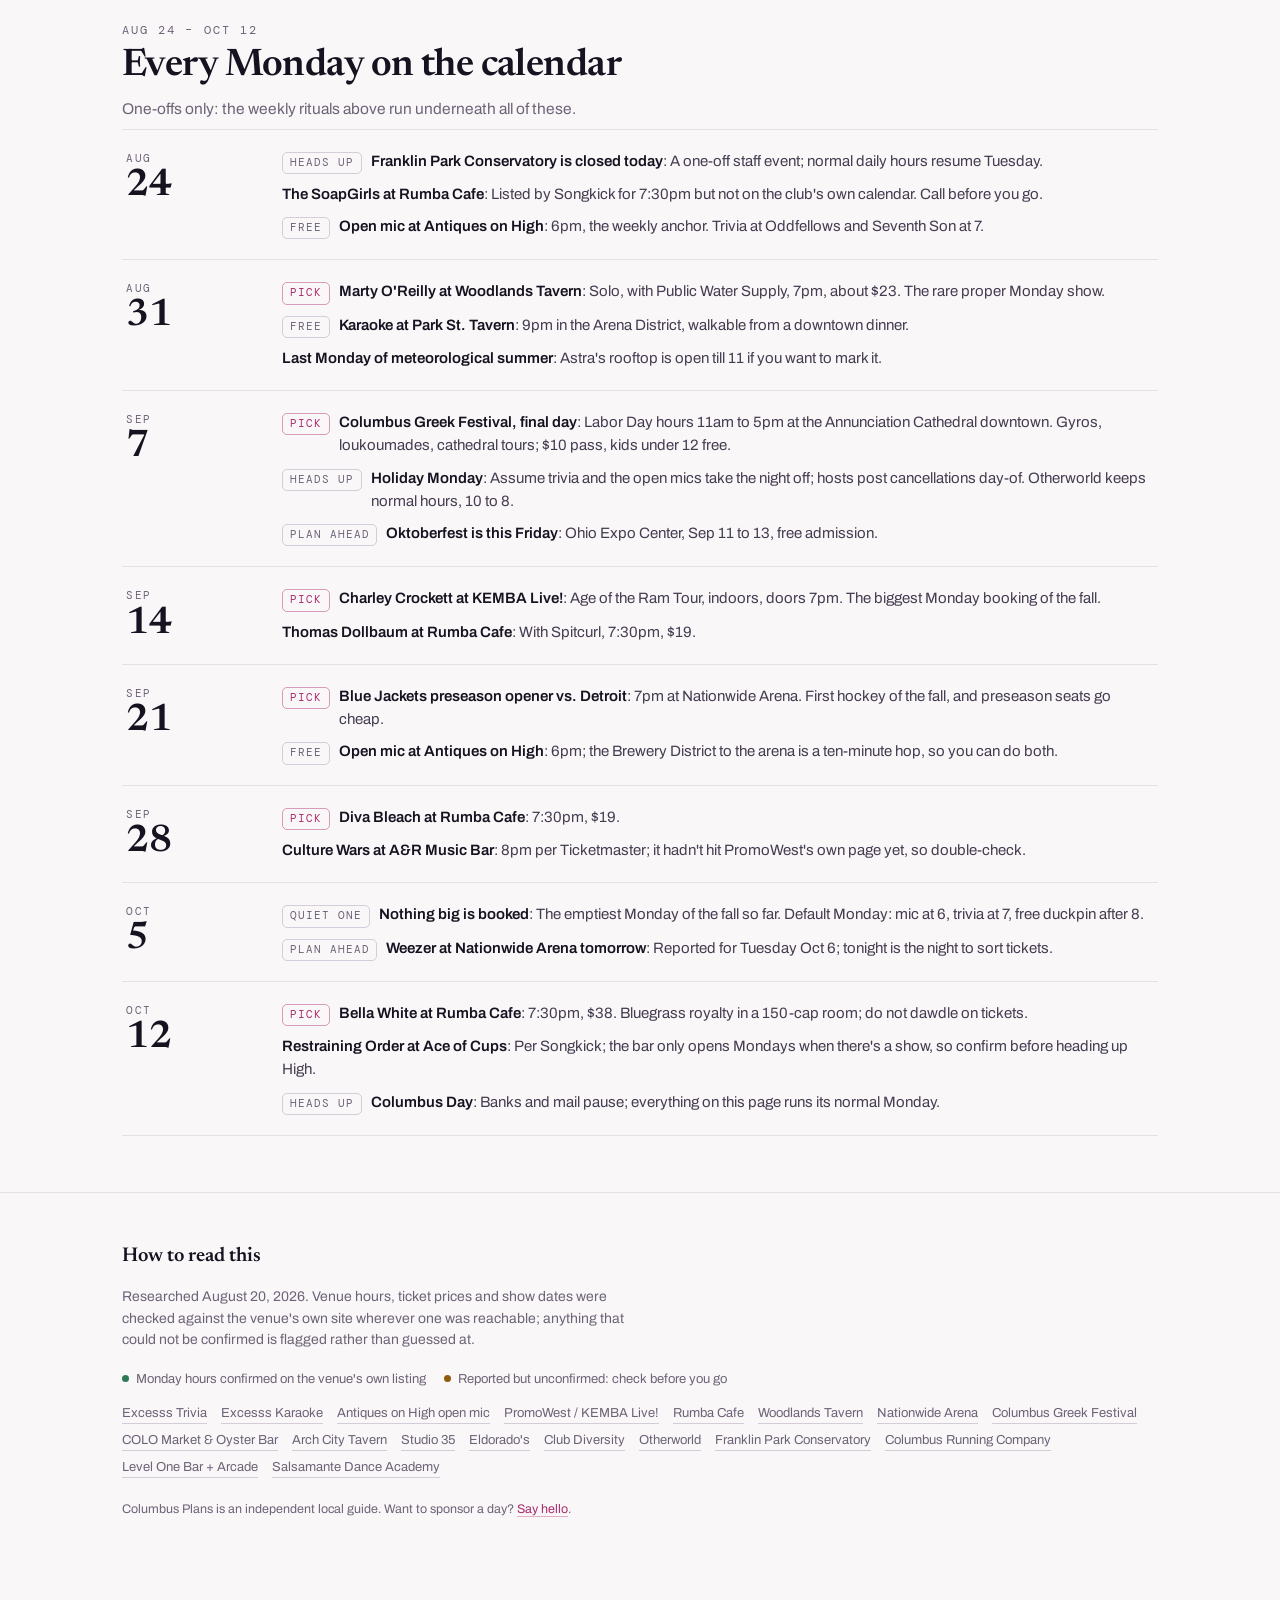
<file: monday/index.html>
<!DOCTYPE html>
<html lang="en">
<head>
<meta charset="utf-8">
<meta name="viewport" content="width=device-width, initial-scale=1">
<title>Monday plans in Columbus · Columbus Plans</title>
<meta name="description" content="What to do in Columbus on a Monday: standing weekly rituals, new restaurants and bars, comedy, and every one-off event on the calendar. Refreshed five days ahead.">
<link rel="preconnect" href="https://fonts.googleapis.com">
<link rel="preconnect" href="https://fonts.gstatic.com" crossorigin>
<link rel="stylesheet" href="https://fonts.googleapis.com/css2?family=Newsreader:ital,opsz,wght@0,6..72,400;0,6..72,600;1,6..72,400;1,6..72,600&family=Archivo:wght@400;500;600&family=DM+Mono:wght@400;500&display=swap">
<link rel="stylesheet" href="../styles.css">
</head>
<body>
<div class="topbar"><div class="wrap">
  <a class="mark" href="../" style="text-decoration:none">Columbus Plans</a>
  <nav class="dayswitch" id="dayswitch"></nav>
  <nav class="navlinks">
    <a href="#weekly">Every week</a>
    <a href="#new">New tables</a>
    <a href="#comedy">Comedy</a>
    <a href="#calendar">Calendar</a>
    <a href="../patios/">Patios</a>
  </nav>
</div></div>

<header class="hero"><div class="wrap">
  <div class="eyebrow">Columbus Plans · one link for every day of the week</div>
  <h1 id="heroTitle"></h1>
  <p class="lede" id="heroLede"></p>
  <div class="strip" id="strip"></div>
  <p class="sub" style="margin-top:14px">Hours and specials drift. Anything marked <span class="tag warn">verify</span> is worth a call or an Instagram check before you drive.</p>
</div></header>

<section id="pick"><div class="wrap">
  <div class="shead"><div></div></div>
  <div class="spinner">
    <p class="out" id="plan">Press the button and stop negotiating.</p>
    <button class="btn" id="spin">Make us a plan</button>
  </div>
</div></section>

<section id="weekly"><div class="wrap">
  <div class="shead"><div></div></div>
  <div class="filters" id="weeklyFilters"></div>
  <div class="rows" id="weeklyRows"></div>
</div></section>

<section id="monthly"><div class="wrap">
  <div class="shead"><div></div></div>
  <div class="rows" id="monthlyRows"></div>
</div></section>

<section id="new"><div class="wrap">
  <div class="shead"><div></div></div>
  <div class="filters" id="placeFilters"></div>
  <div class="grid" id="placeGrid"></div>
  <p class="empty" id="placeEmpty" hidden>Nothing in that combination: try a wider filter.</p>
</div></section>

<section id="comedy"><div class="wrap">
  <div class="shead"><div></div></div>
  <div class="rows" id="comedyRows"></div>
  <div id="headliners">
    <h3 id="hlTitle" style="font-family:Newsreader,Georgia,serif; font-weight:600; font-size:22px; margin:38px 0 0"></h3>
    <p class="sub" id="hlNote" style="margin-top:6px"></p>
    <div class="tablewrap"><table>
      <thead><tr><th>Date</th><th>Who</th><th>Box office</th></tr></thead>
      <tbody id="hlBody"></tbody>
    </table></div>
  </div>
</div></section>

<section id="calendar"><div class="wrap">
  <div class="shead"><div></div></div>
  <div class="cal" id="cal"></div>
</div></section>

<footer><div class="wrap">
  <h3>How to read this</h3>
  <p id="researched"></p>
  <div class="legend">
    <span class="item"><span class="dot ok"></span> <span id="legendOk"></span></span>
    <span class="item"><span class="dot warn"></span> Reported but unconfirmed: check before you go</span>
  </div>
  <div class="srcs" id="srcs"></div>
  <p style="margin-top:22px; font-size:12.5px">Columbus Plans is an independent local guide. Want to sponsor a day? <a class="link" href="mailto:matthew@esbrolabs.com">Say hello</a>.</p>
</div></footer>
<script src="../data/monday.js"></script>
<script src="../app.js"></script>
</body>
</html>
</file>
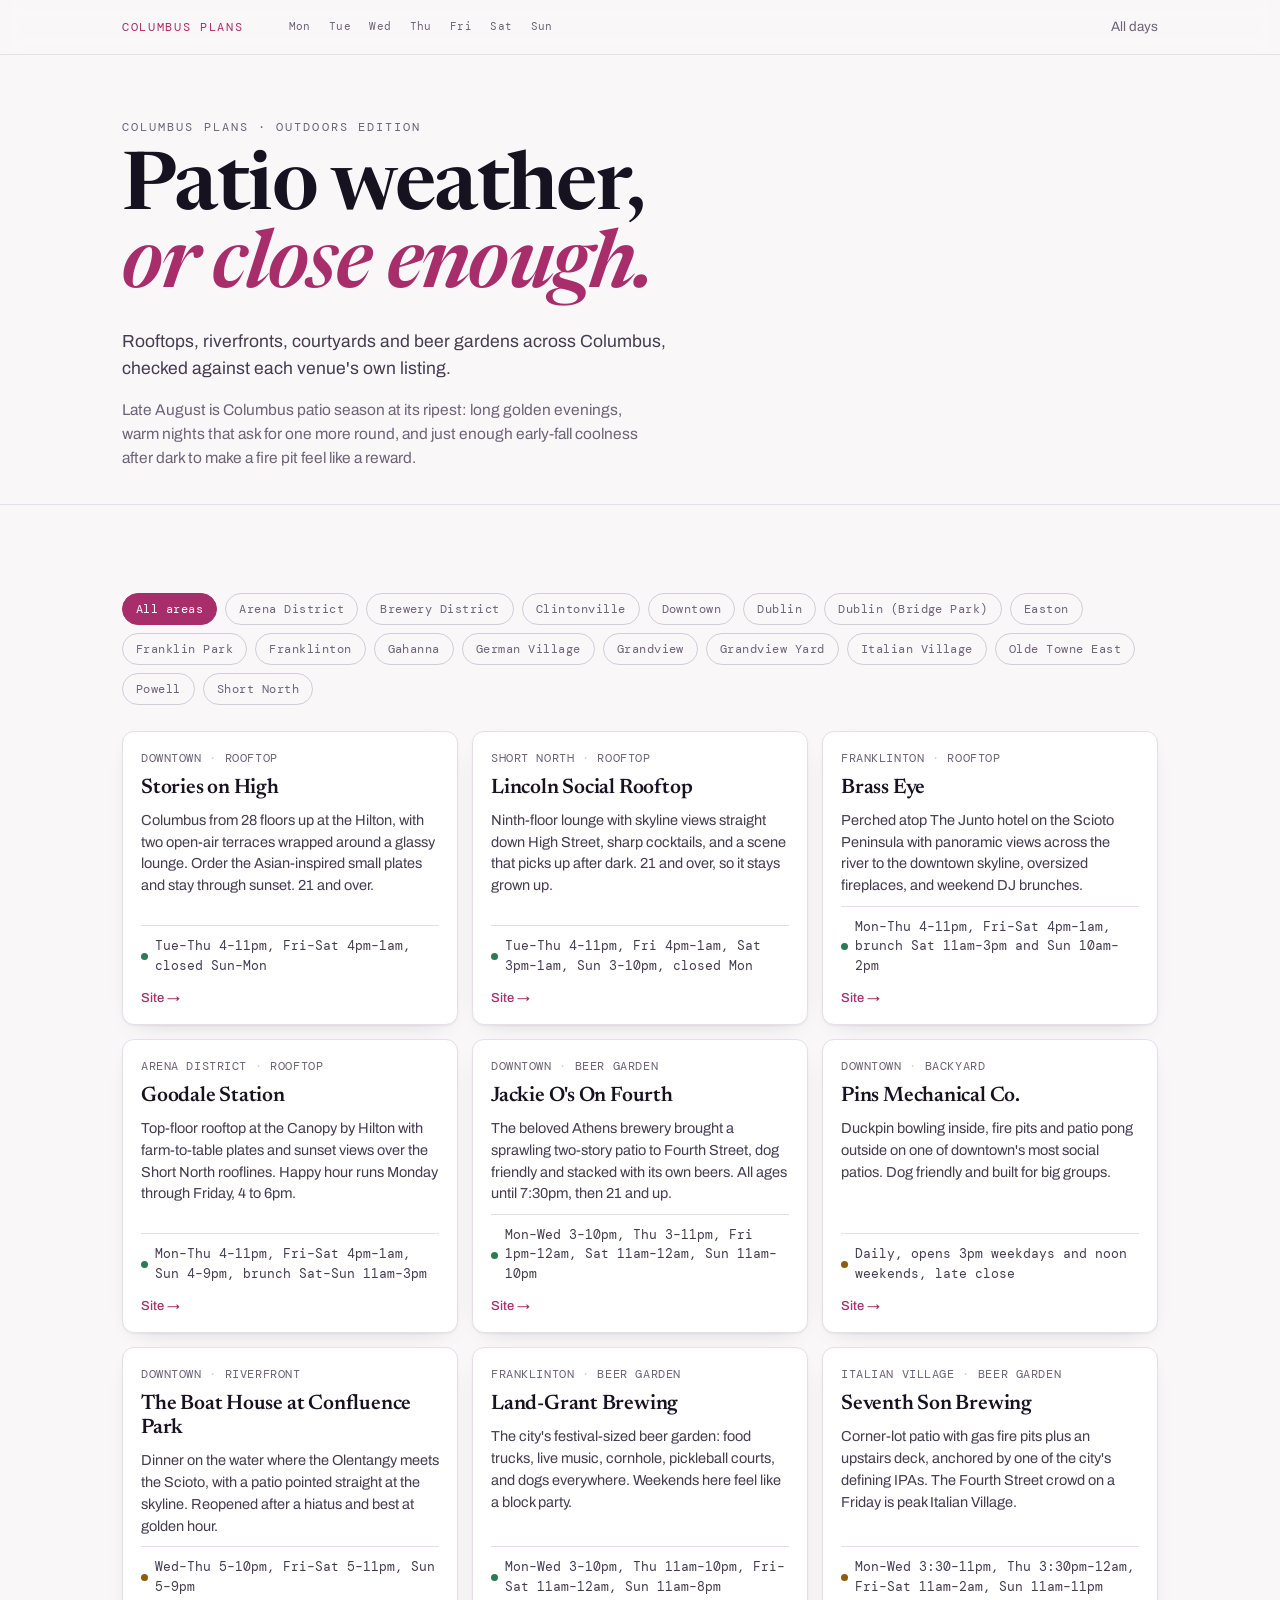
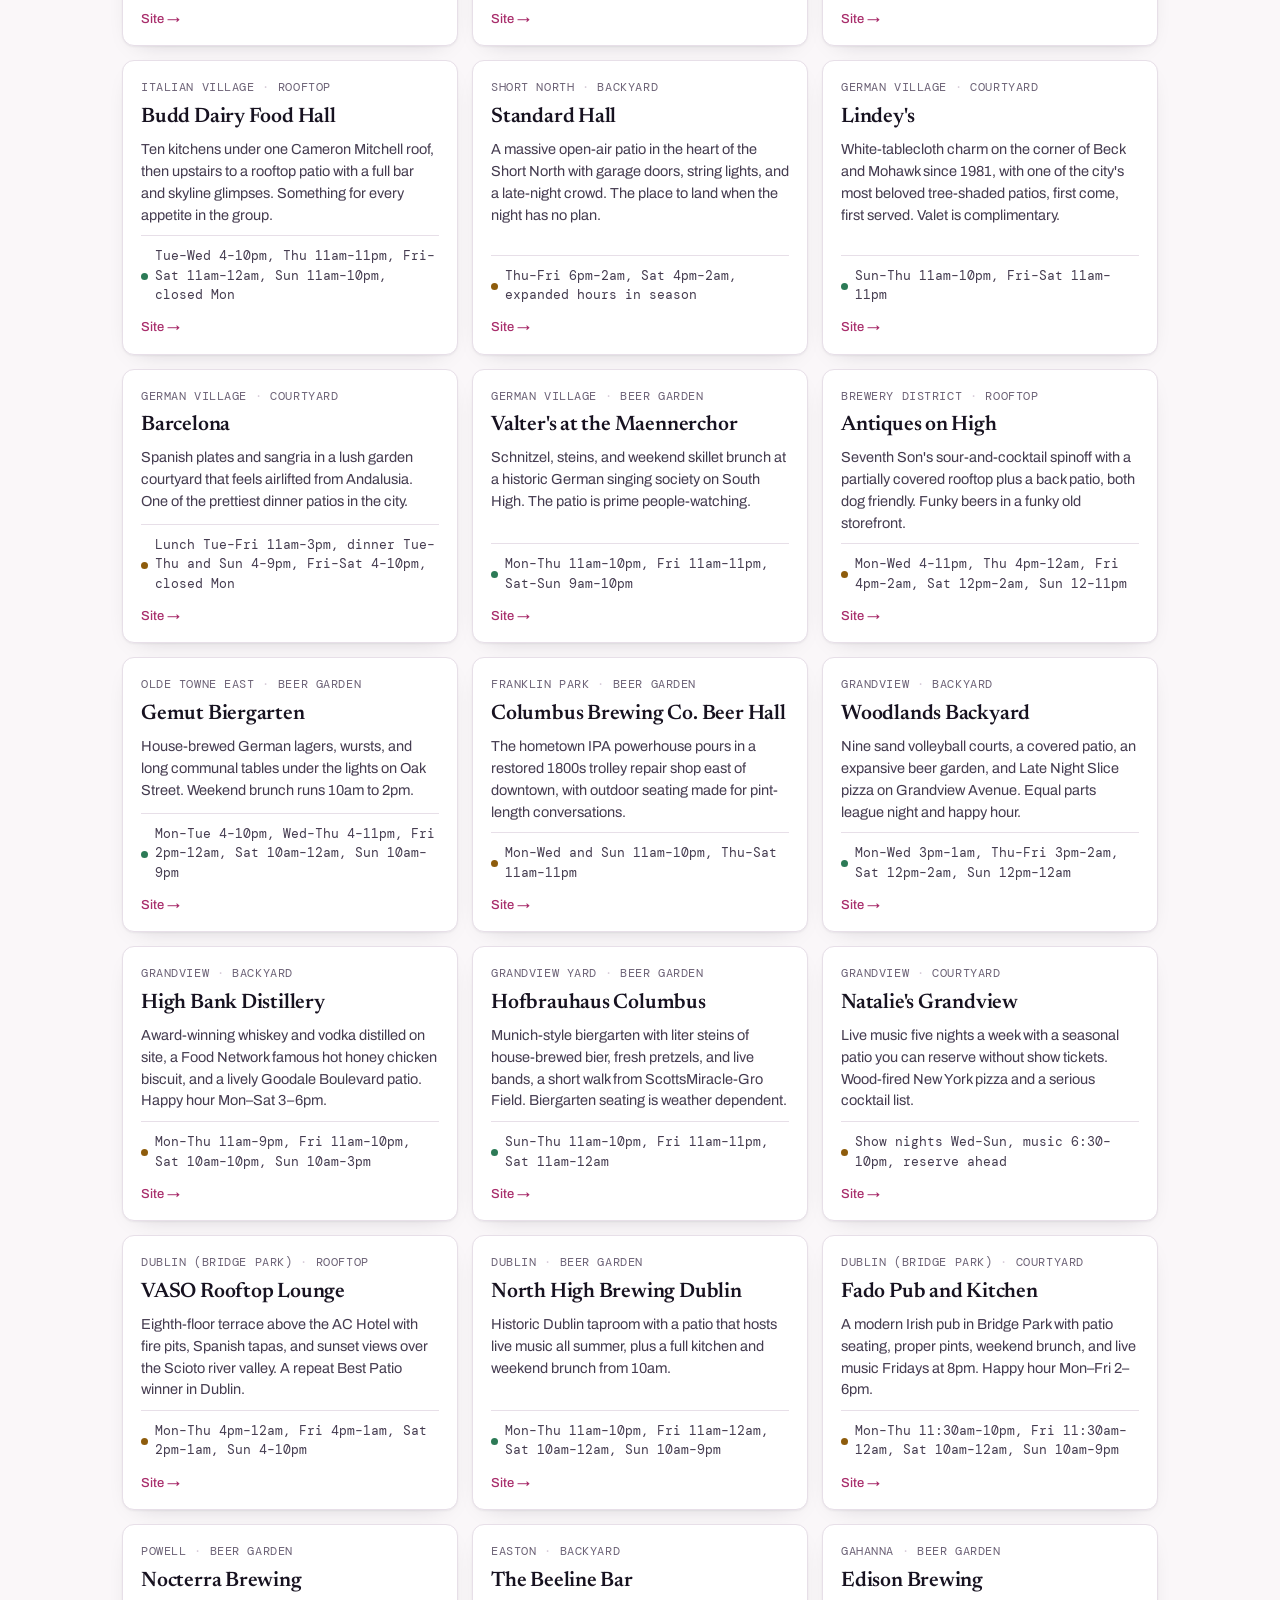
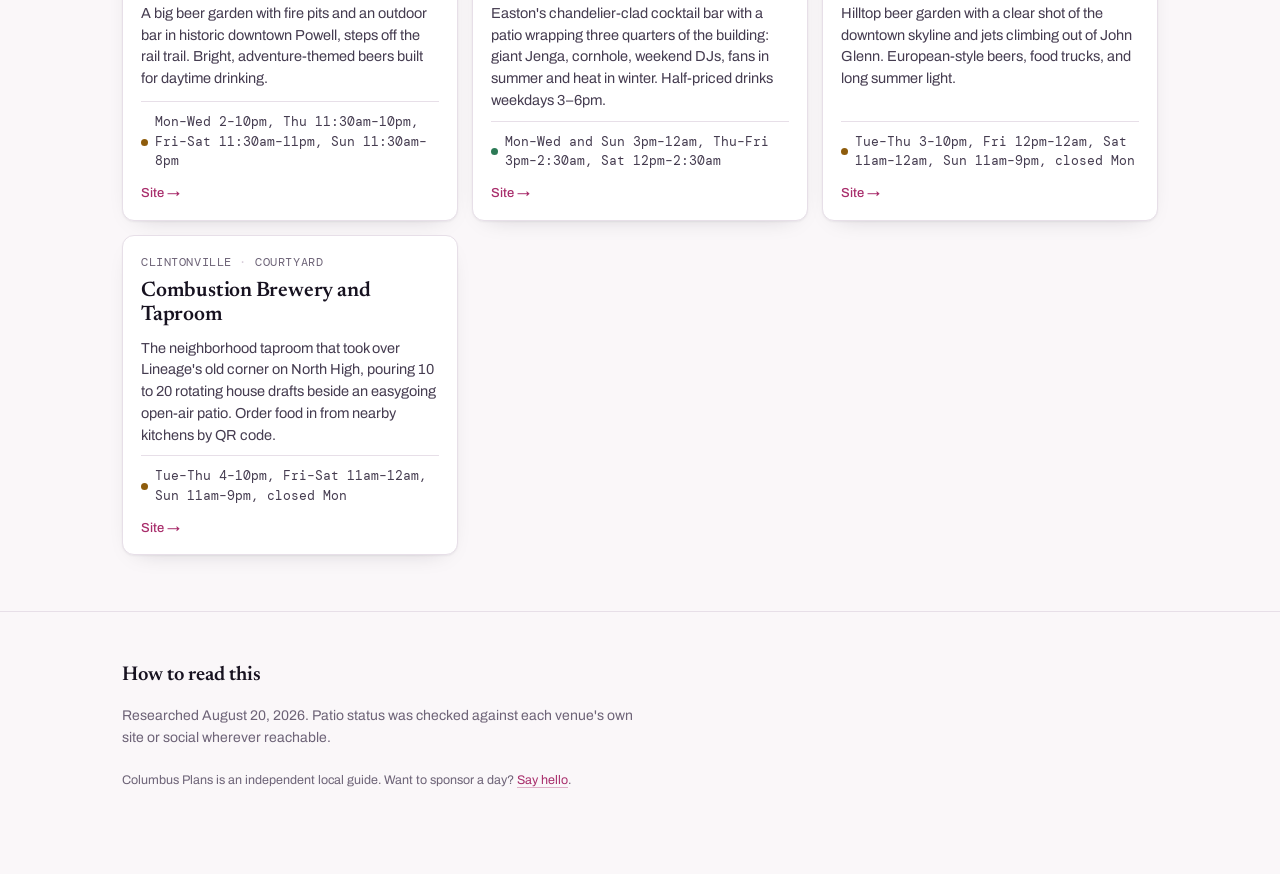
<file: patios/index.html>
<!DOCTYPE html>
<html lang="en">
<head>
<meta charset="utf-8">
<meta name="viewport" content="width=device-width, initial-scale=1">
<title>Columbus patios · Columbus Plans</title>
<meta name="description" content="The Columbus patio guide: rooftops, riverfronts, courtyards and beer gardens, checked against each venue's own listing.">
<link rel="preconnect" href="https://fonts.googleapis.com">
<link rel="preconnect" href="https://fonts.gstatic.com" crossorigin>
<link rel="stylesheet" href="https://fonts.googleapis.com/css2?family=Newsreader:ital,opsz,wght@0,6..72,400;0,6..72,600;1,6..72,400;1,6..72,600&family=Archivo:wght@400;500;600&family=DM+Mono:wght@400;500&display=swap">
<link rel="stylesheet" href="../styles.css">
</head>
<body>
<div class="topbar"><div class="wrap">
  <a class="mark" href="../" style="text-decoration:none">Columbus Plans</a>
  <nav class="dayswitch" id="dayswitch"></nav>
  <nav class="navlinks"><a href="../">All days</a></nav>
</div></div>
<header class="hero"><div class="wrap">
  <div class="eyebrow">Columbus Plans · outdoors edition</div>
  <h1>Patio weather, <em>or close enough.</em></h1>
  <p class="lede">Rooftops, riverfronts, courtyards and beer gardens across Columbus, checked against each venue's own listing.</p>
  <p class="sub" id="weather" style="margin-top:16px"></p>
</div></header>
<section><div class="wrap" style="padding-top:8px">
  <div class="filters" id="patioFilters"></div>
  <div class="grid" id="patioGrid"></div>
  <p class="empty" id="patioEmpty" hidden>Nothing there yet.</p>
</div></section>
<footer><div class="wrap">
  <h3>How to read this</h3>
  <p id="researched"></p>
  <p style="margin-top:22px; font-size:12.5px">Columbus Plans is an independent local guide. Want to sponsor a day? <a class="link" href="mailto:matthew@esbrolabs.com">Say hello</a>.</p>
</div></footer>
<script src="../data/patios.js"></script>
<script src="../app.js"></script>
</body>
</html>
</file>
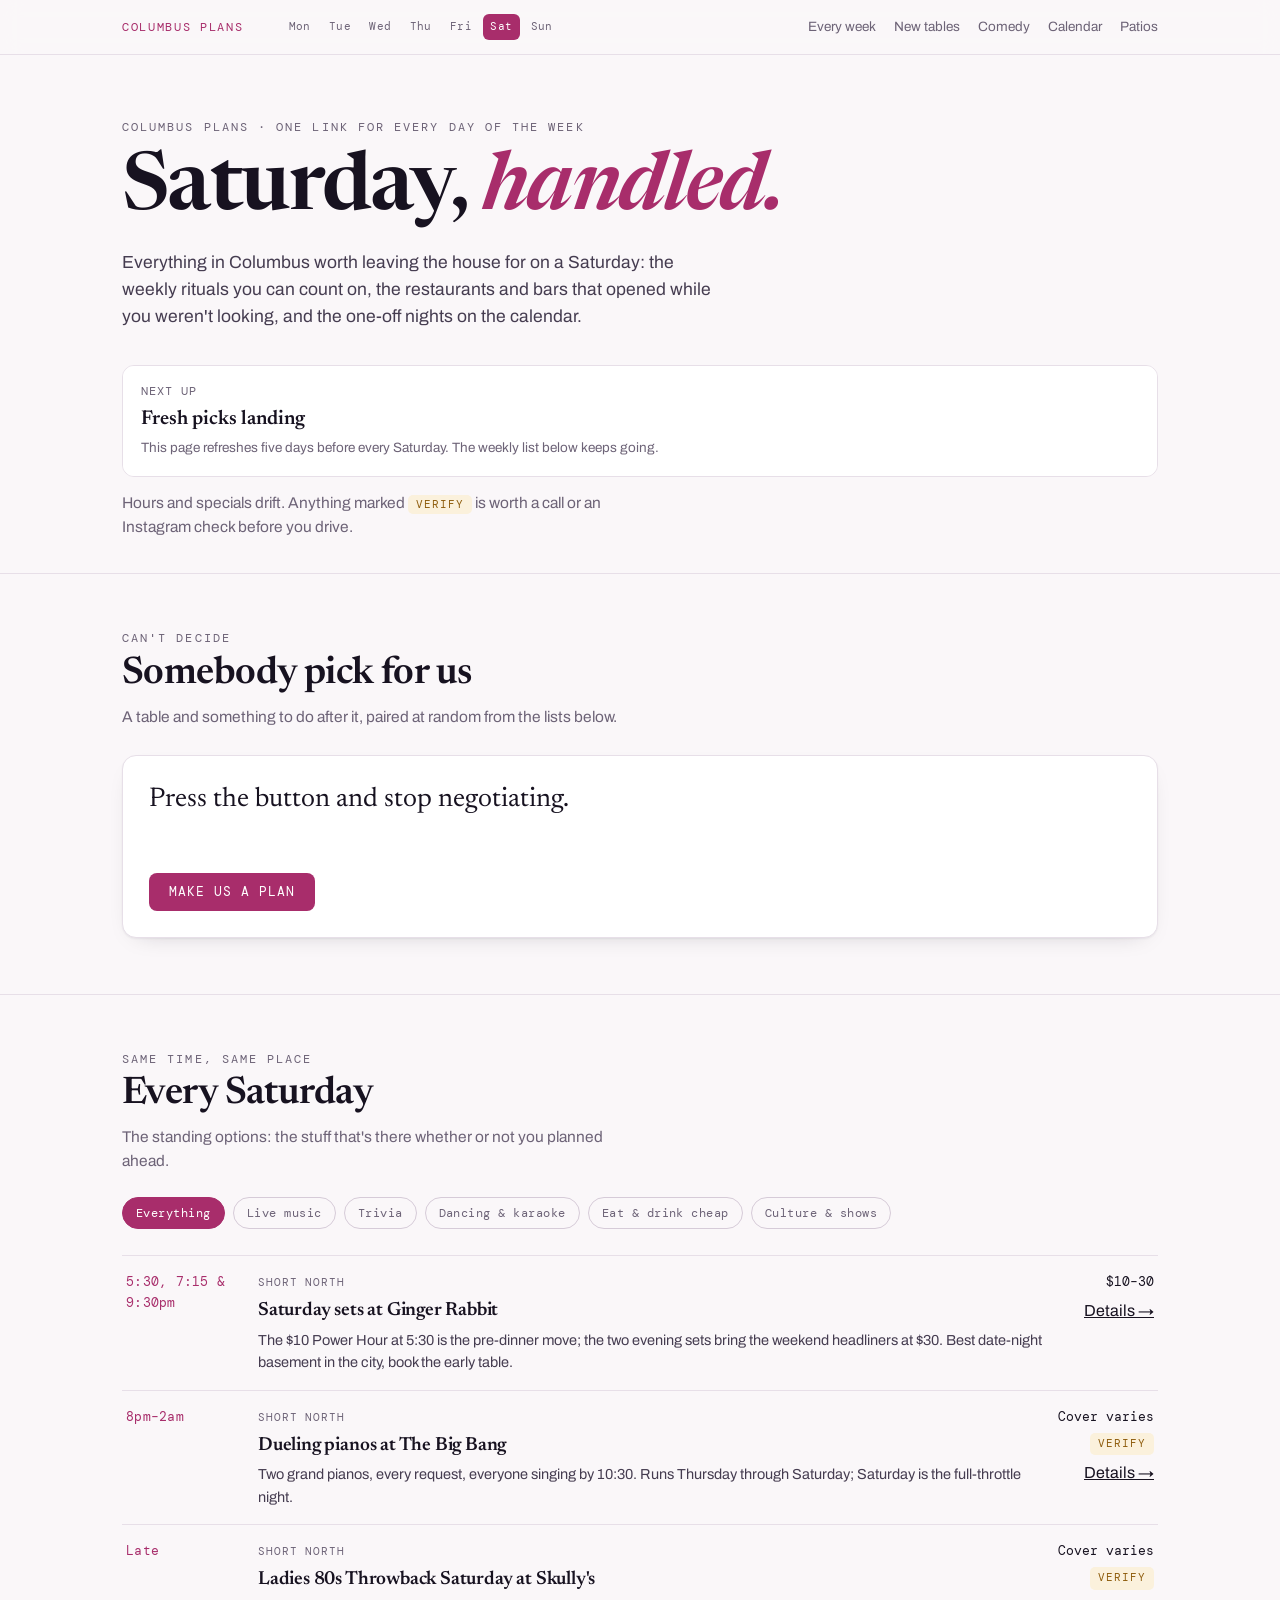
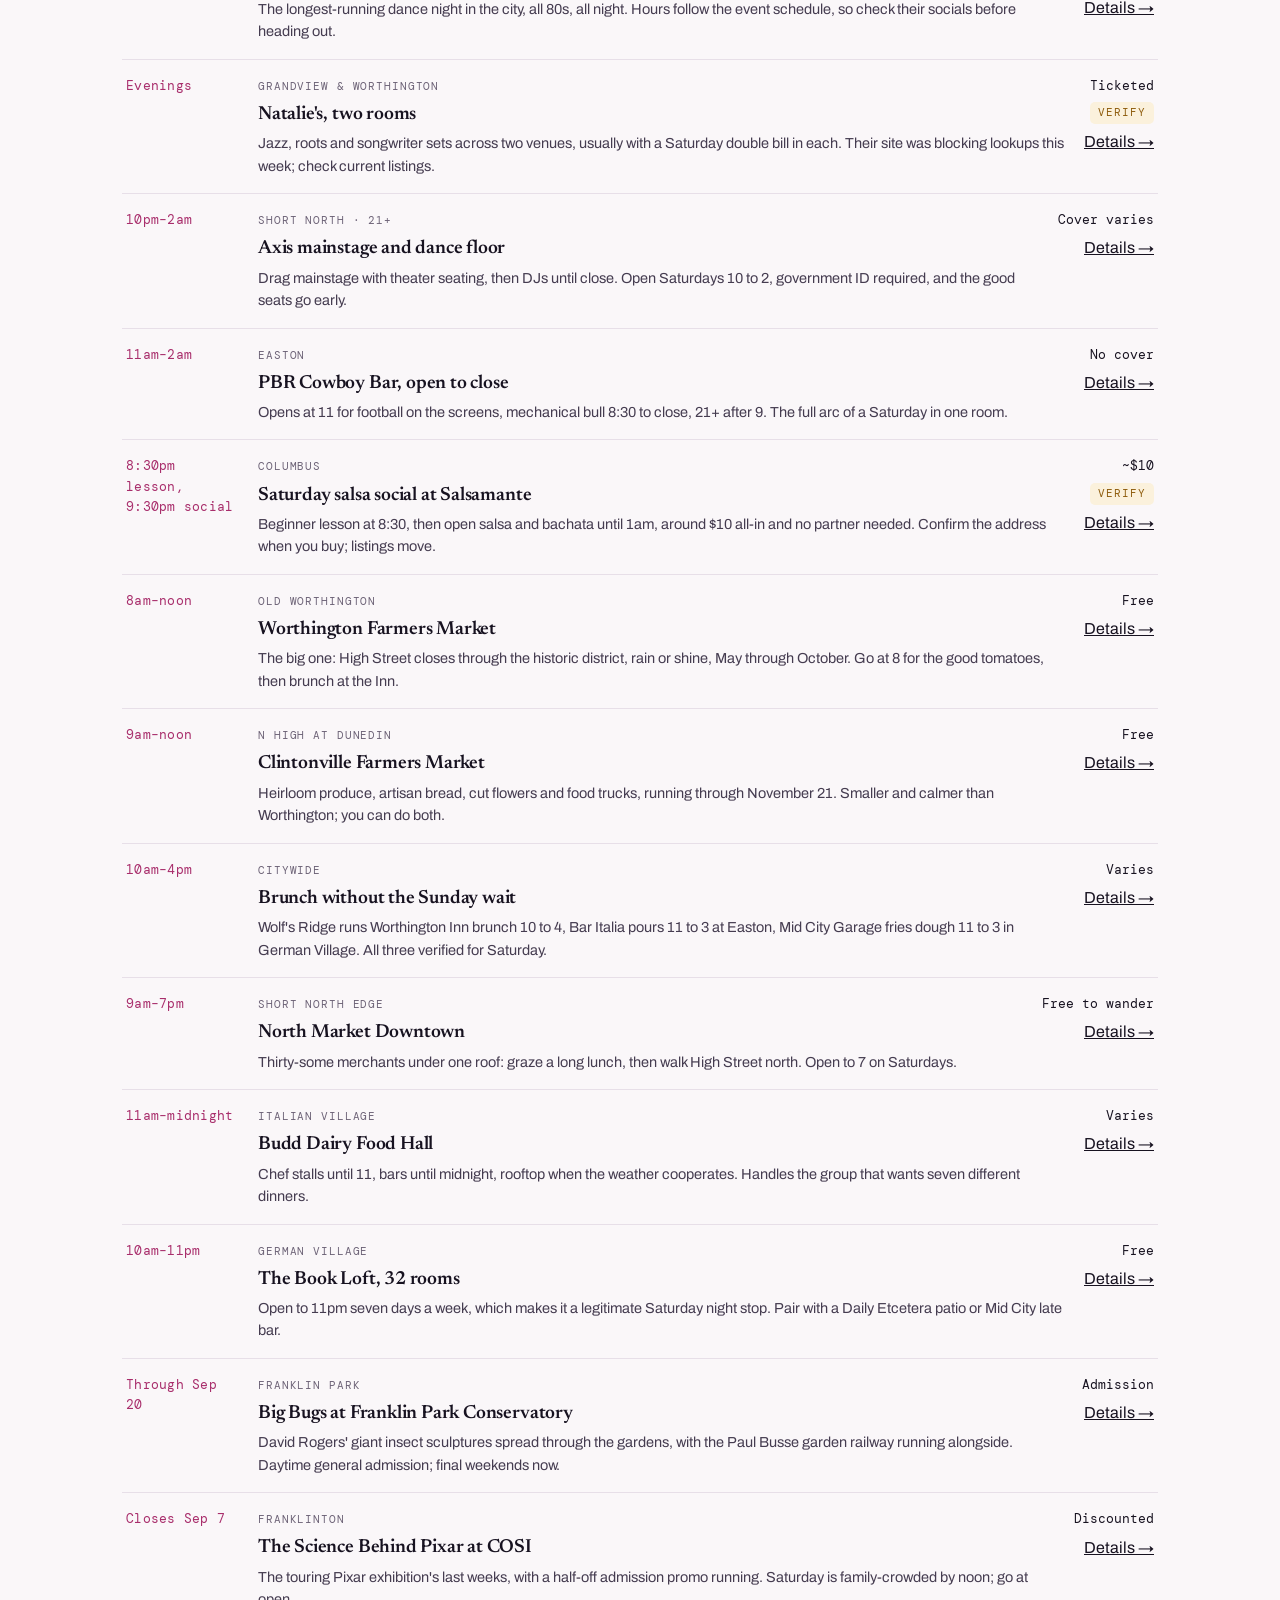
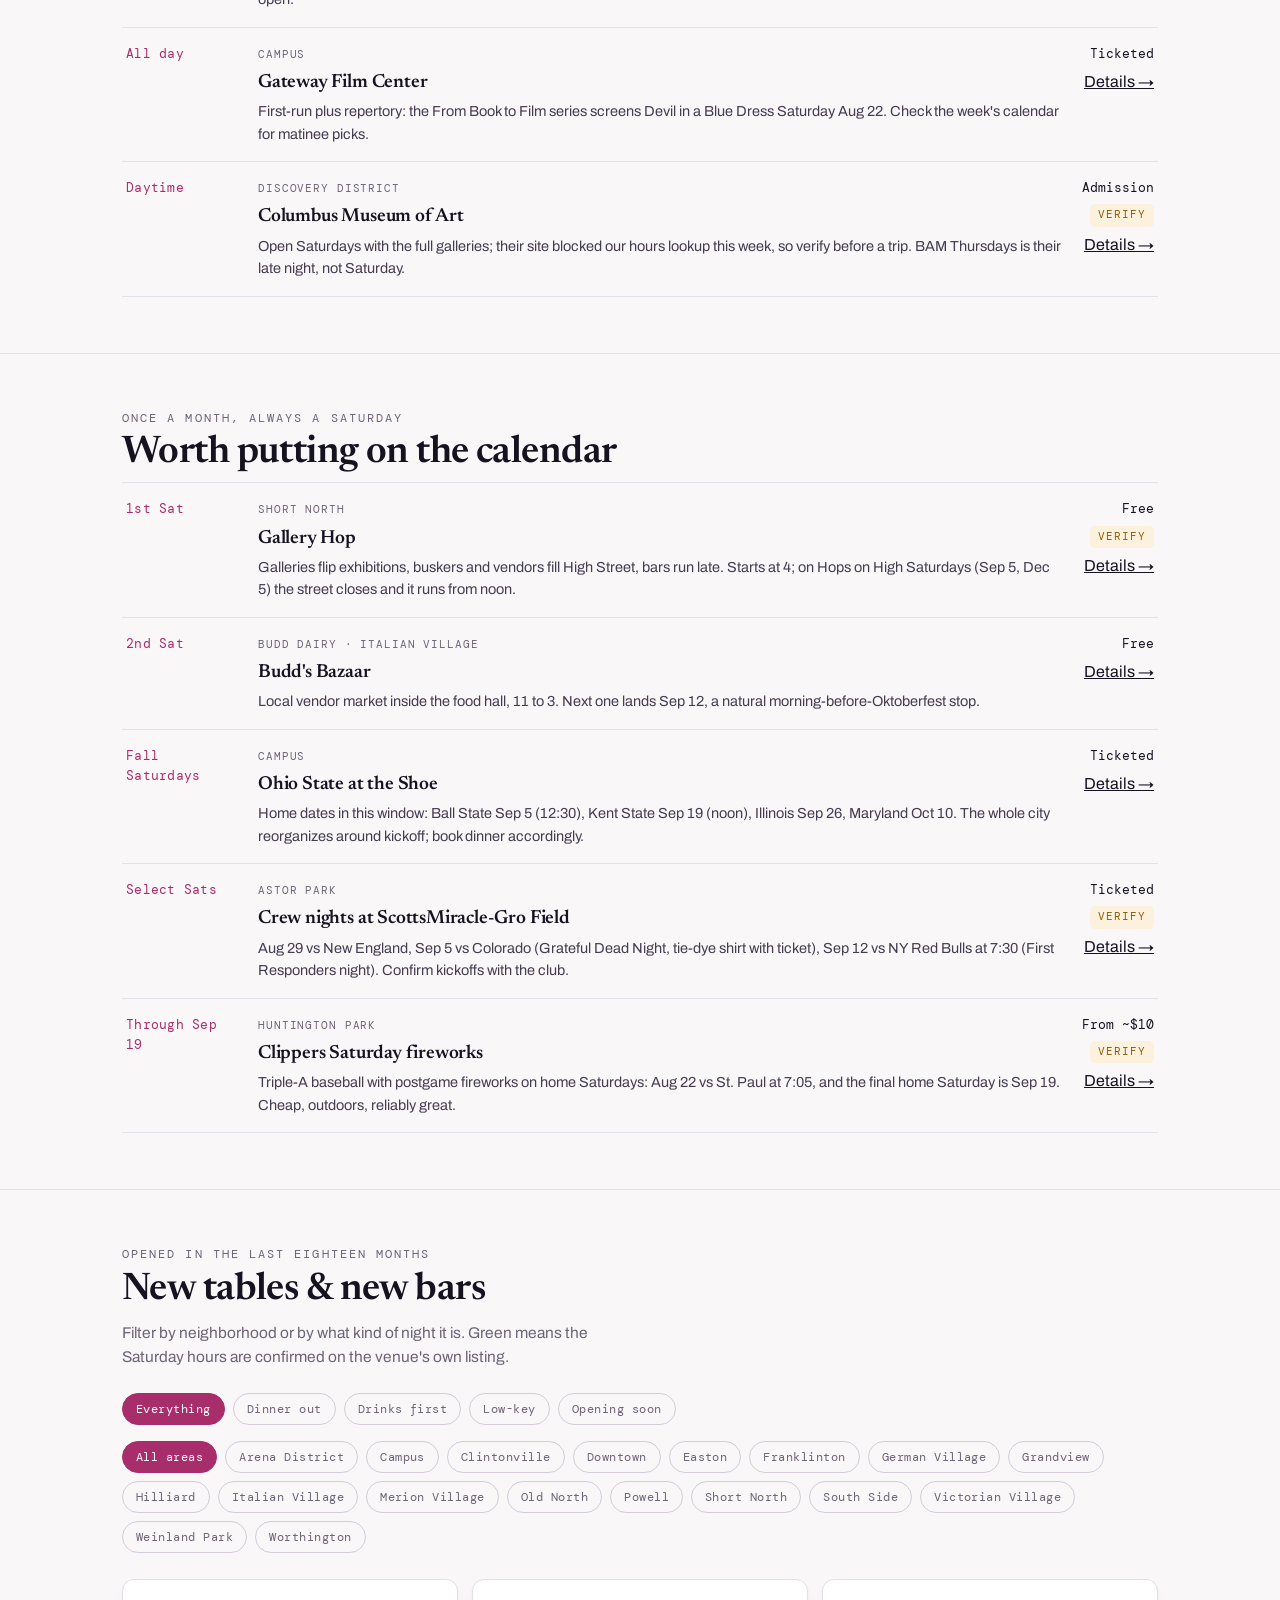
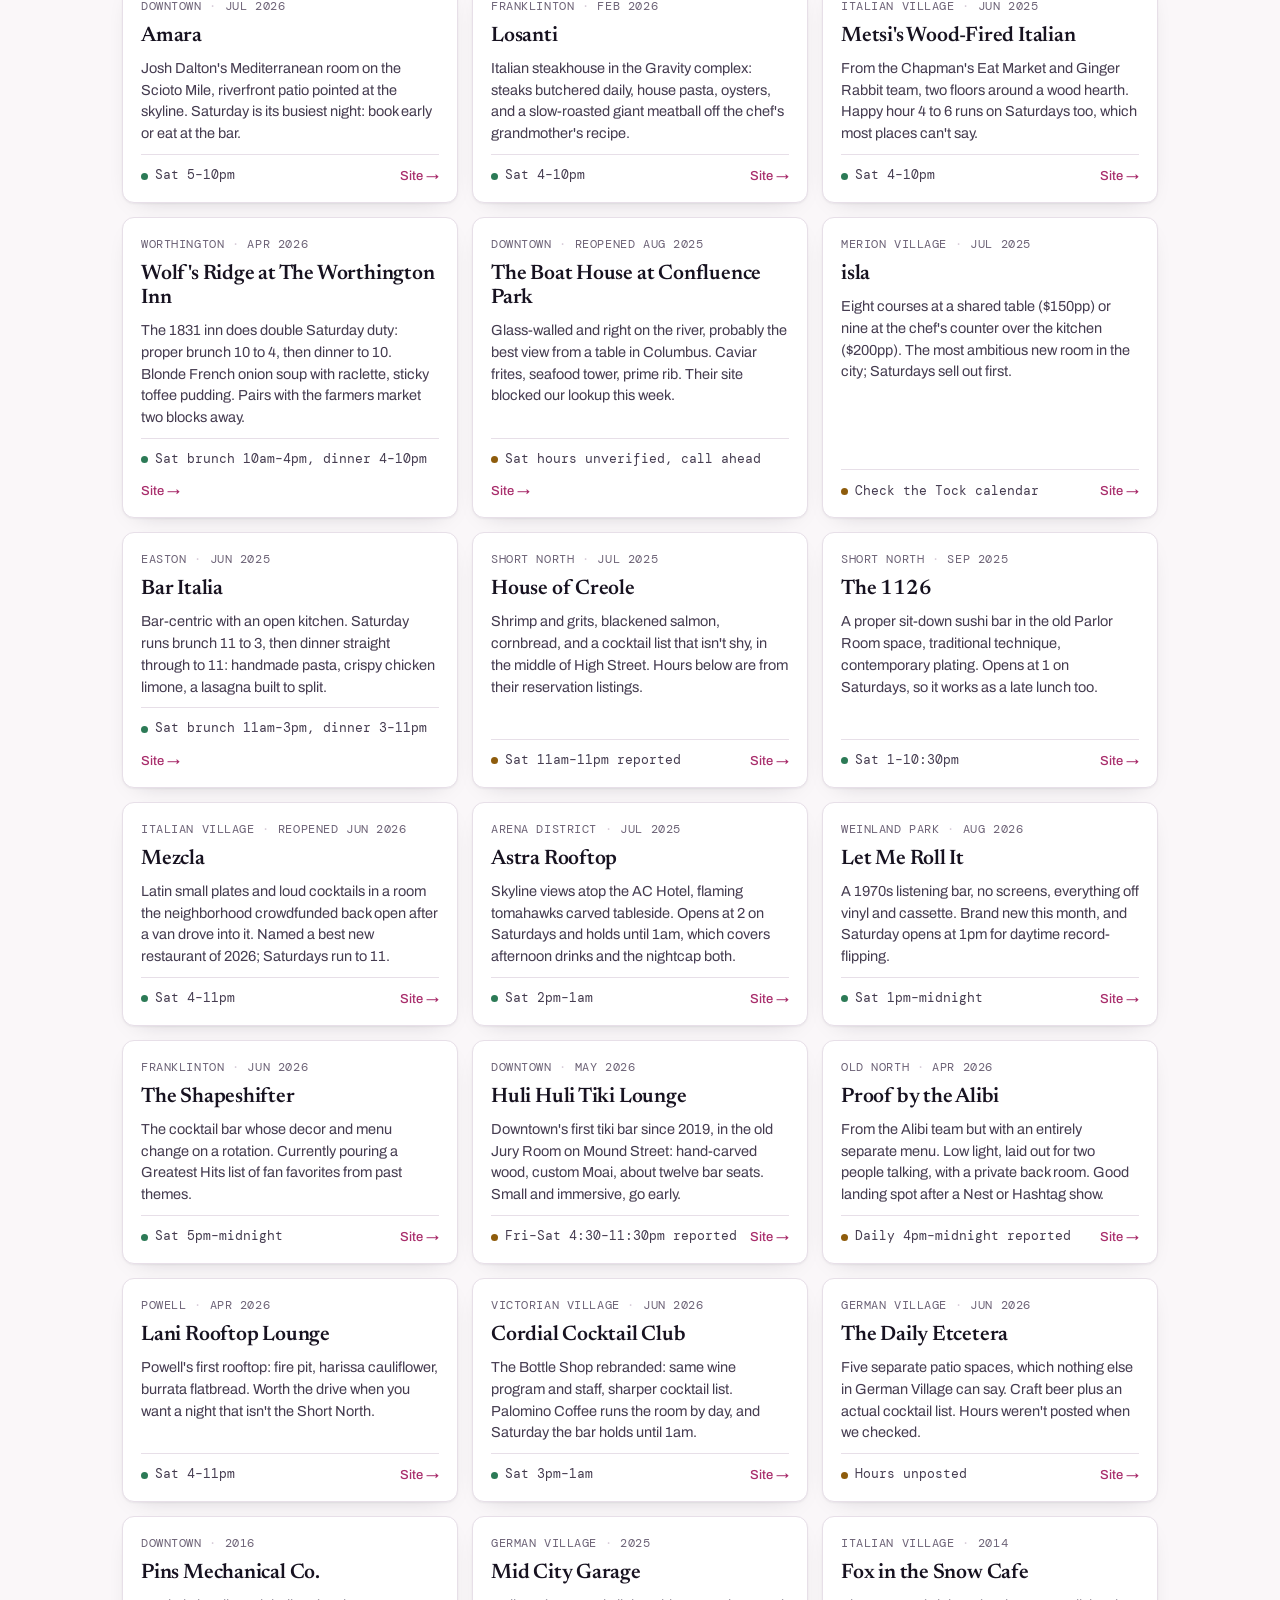
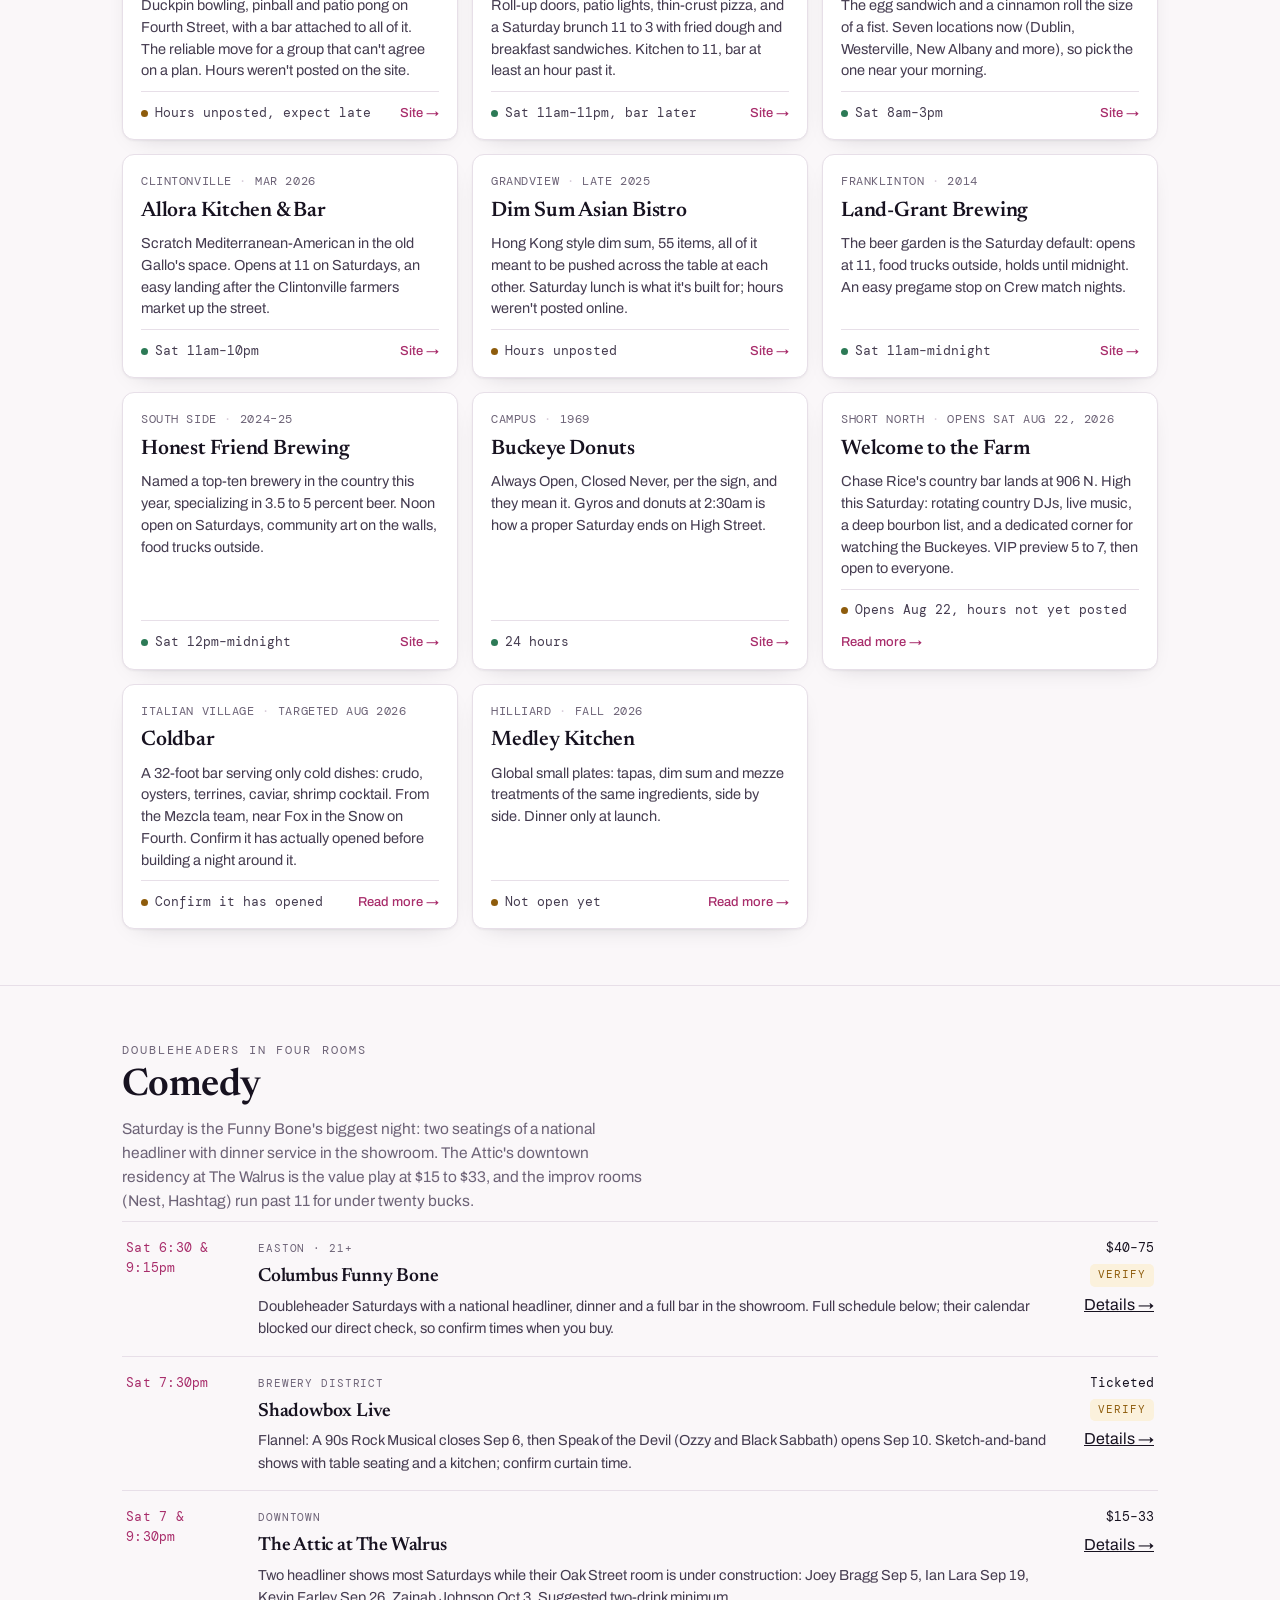
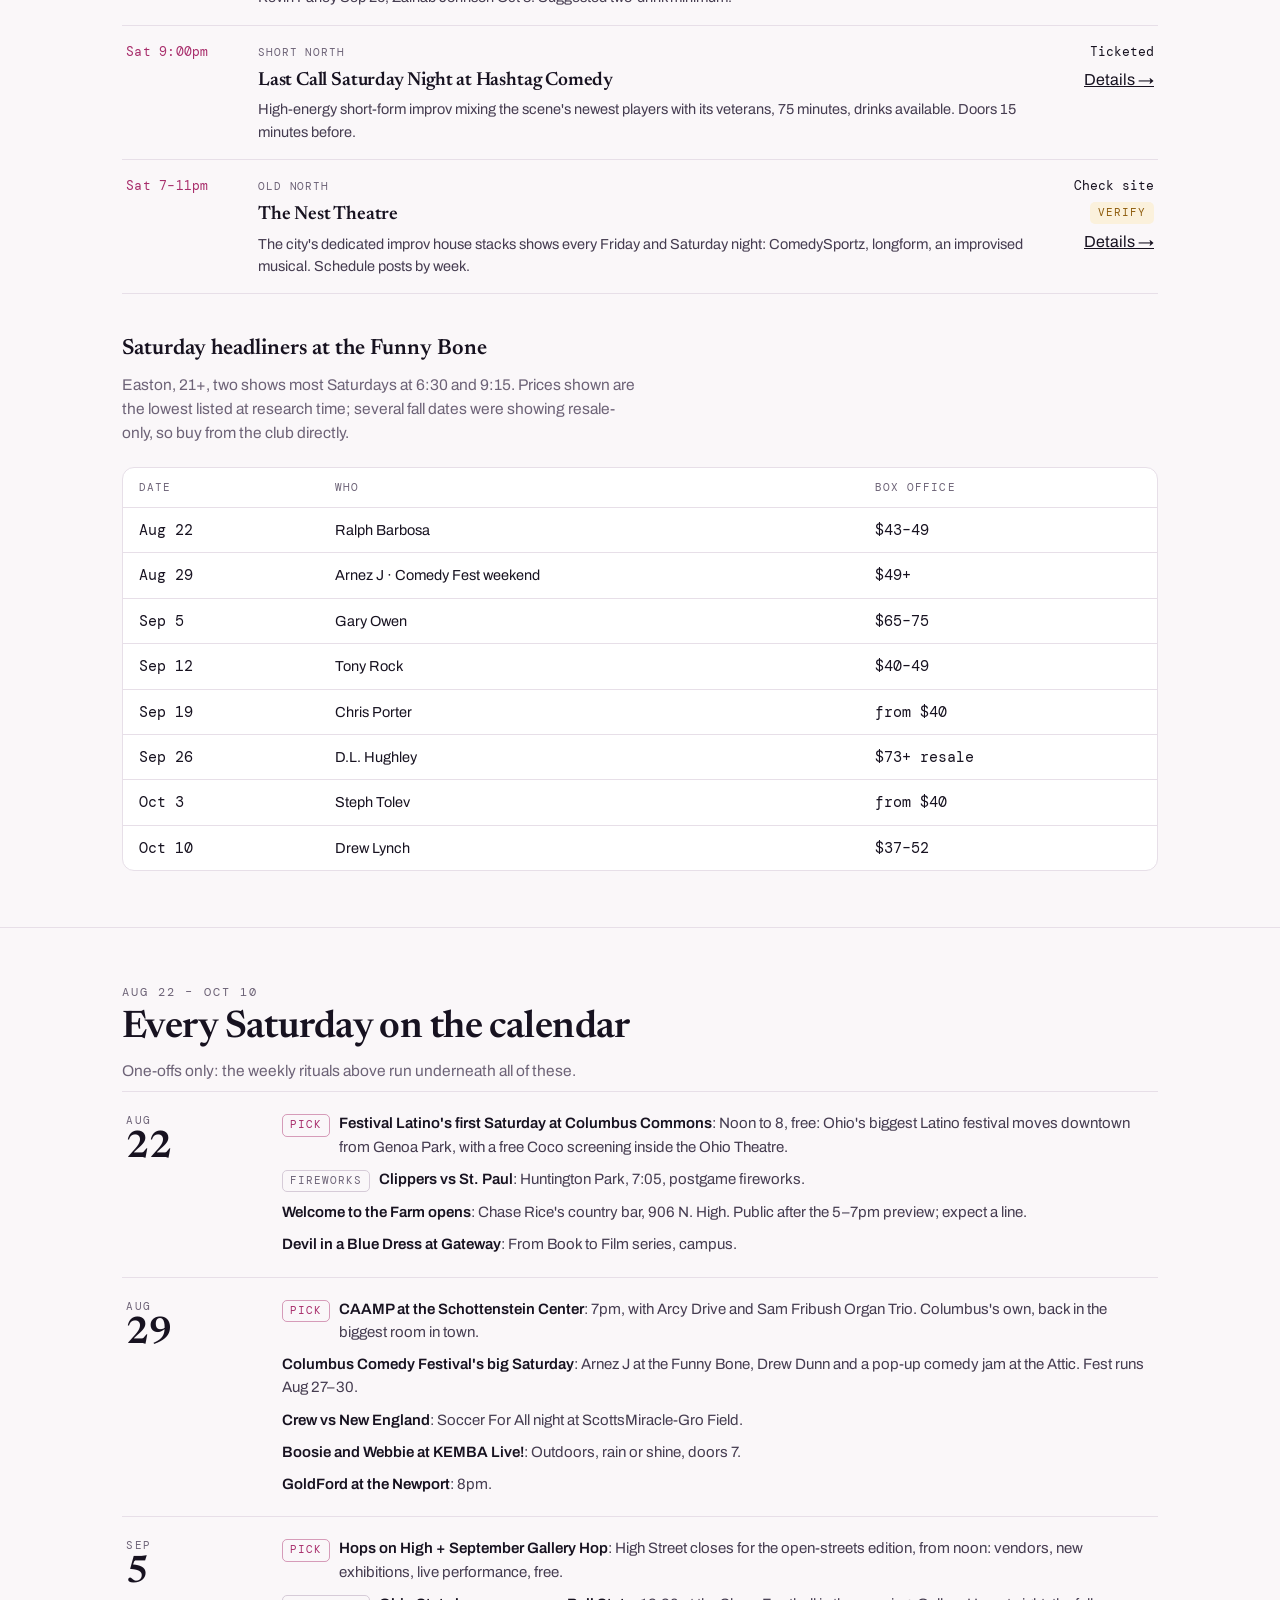
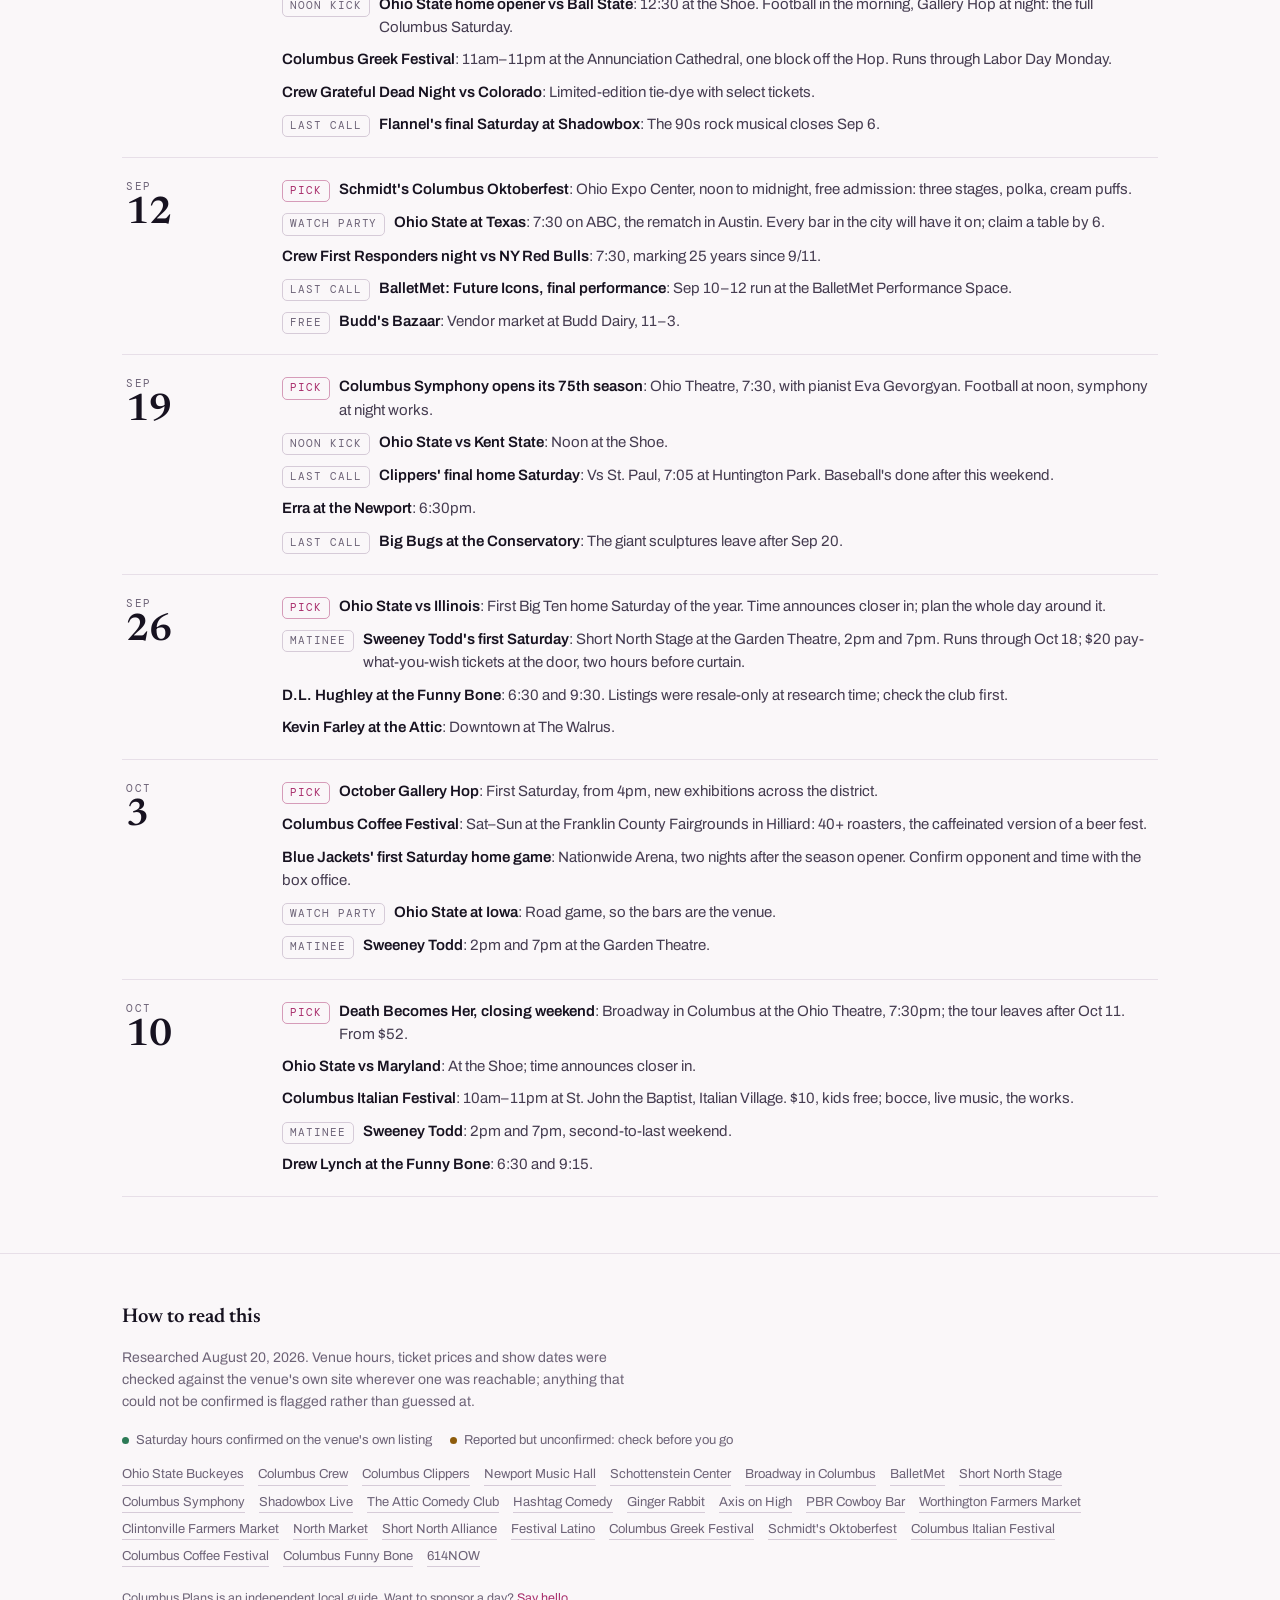
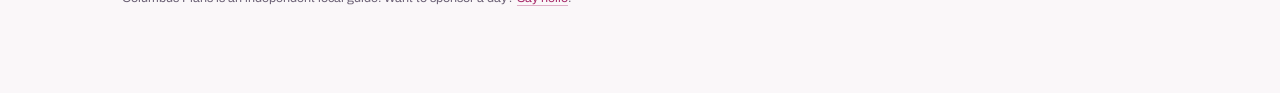
<file: saturday/index.html>
<!DOCTYPE html>
<html lang="en">
<head>
<meta charset="utf-8">
<meta name="viewport" content="width=device-width, initial-scale=1">
<title>Saturday plans in Columbus · Columbus Plans</title>
<meta name="description" content="What to do in Columbus on a Saturday: standing weekly rituals, new restaurants and bars, comedy, and every one-off event on the calendar. Refreshed five days ahead.">
<link rel="preconnect" href="https://fonts.googleapis.com">
<link rel="preconnect" href="https://fonts.gstatic.com" crossorigin>
<link rel="stylesheet" href="https://fonts.googleapis.com/css2?family=Newsreader:ital,opsz,wght@0,6..72,400;0,6..72,600;1,6..72,400;1,6..72,600&family=Archivo:wght@400;500;600&family=DM+Mono:wght@400;500&display=swap">
<link rel="stylesheet" href="../styles.css">
</head>
<body>
<div class="topbar"><div class="wrap">
  <a class="mark" href="../" style="text-decoration:none">Columbus Plans</a>
  <nav class="dayswitch" id="dayswitch"></nav>
  <nav class="navlinks">
    <a href="#weekly">Every week</a>
    <a href="#new">New tables</a>
    <a href="#comedy">Comedy</a>
    <a href="#calendar">Calendar</a>
    <a href="../patios/">Patios</a>
  </nav>
</div></div>

<header class="hero"><div class="wrap">
  <div class="eyebrow">Columbus Plans · one link for every day of the week</div>
  <h1 id="heroTitle"></h1>
  <p class="lede" id="heroLede"></p>
  <div class="strip" id="strip"></div>
  <p class="sub" style="margin-top:14px">Hours and specials drift. Anything marked <span class="tag warn">verify</span> is worth a call or an Instagram check before you drive.</p>
</div></header>

<section id="pick"><div class="wrap">
  <div class="shead"><div></div></div>
  <div class="spinner">
    <p class="out" id="plan">Press the button and stop negotiating.</p>
    <button class="btn" id="spin">Make us a plan</button>
  </div>
</div></section>

<section id="weekly"><div class="wrap">
  <div class="shead"><div></div></div>
  <div class="filters" id="weeklyFilters"></div>
  <div class="rows" id="weeklyRows"></div>
</div></section>

<section id="monthly"><div class="wrap">
  <div class="shead"><div></div></div>
  <div class="rows" id="monthlyRows"></div>
</div></section>

<section id="new"><div class="wrap">
  <div class="shead"><div></div></div>
  <div class="filters" id="placeFilters"></div>
  <div class="grid" id="placeGrid"></div>
  <p class="empty" id="placeEmpty" hidden>Nothing in that combination: try a wider filter.</p>
</div></section>

<section id="comedy"><div class="wrap">
  <div class="shead"><div></div></div>
  <div class="rows" id="comedyRows"></div>
  <div id="headliners">
    <h3 id="hlTitle" style="font-family:Newsreader,Georgia,serif; font-weight:600; font-size:22px; margin:38px 0 0"></h3>
    <p class="sub" id="hlNote" style="margin-top:6px"></p>
    <div class="tablewrap"><table>
      <thead><tr><th>Date</th><th>Who</th><th>Box office</th></tr></thead>
      <tbody id="hlBody"></tbody>
    </table></div>
  </div>
</div></section>

<section id="calendar"><div class="wrap">
  <div class="shead"><div></div></div>
  <div class="cal" id="cal"></div>
</div></section>

<footer><div class="wrap">
  <h3>How to read this</h3>
  <p id="researched"></p>
  <div class="legend">
    <span class="item"><span class="dot ok"></span> <span id="legendOk"></span></span>
    <span class="item"><span class="dot warn"></span> Reported but unconfirmed: check before you go</span>
  </div>
  <div class="srcs" id="srcs"></div>
  <p style="margin-top:22px; font-size:12.5px">Columbus Plans is an independent local guide. Want to sponsor a day? <a class="link" href="mailto:matthew@esbrolabs.com">Say hello</a>.</p>
</div></footer>
<script src="../data/saturday.js"></script>
<script src="../app.js"></script>
</body>
</html>
</file>
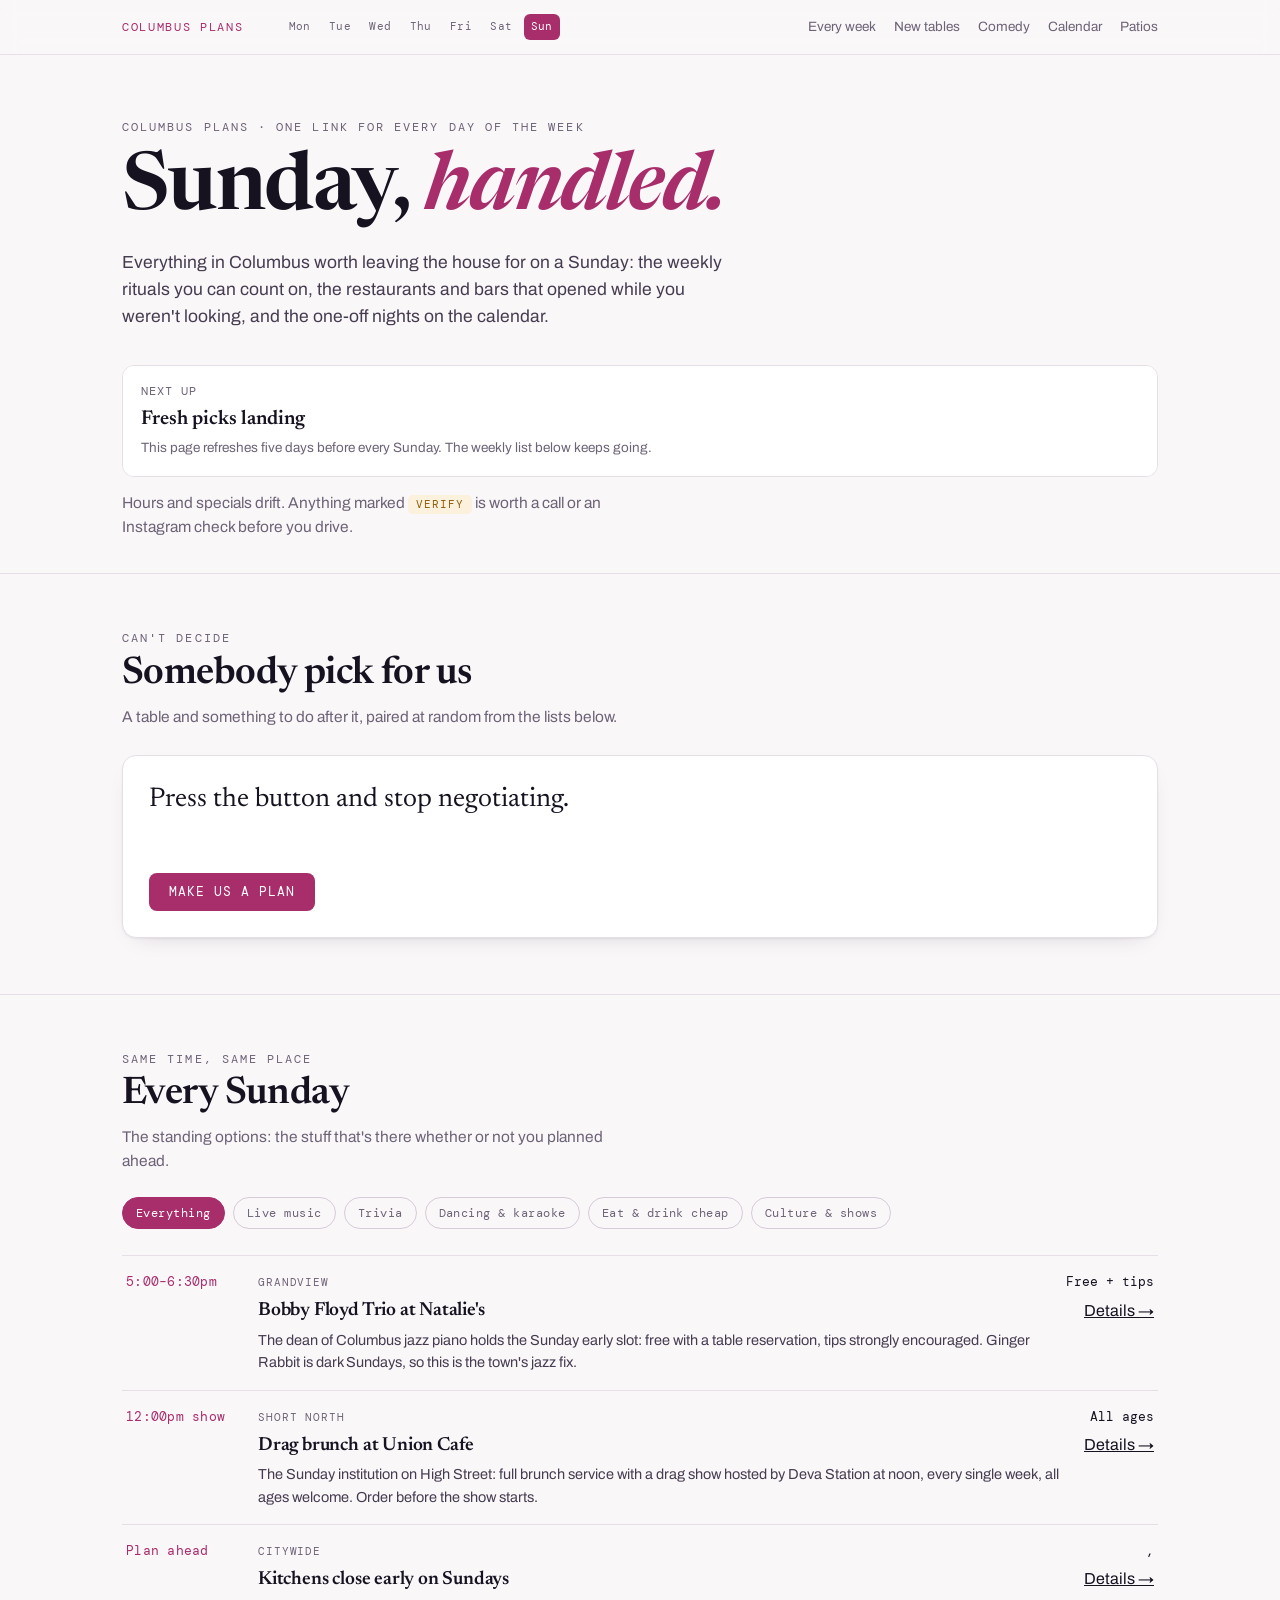
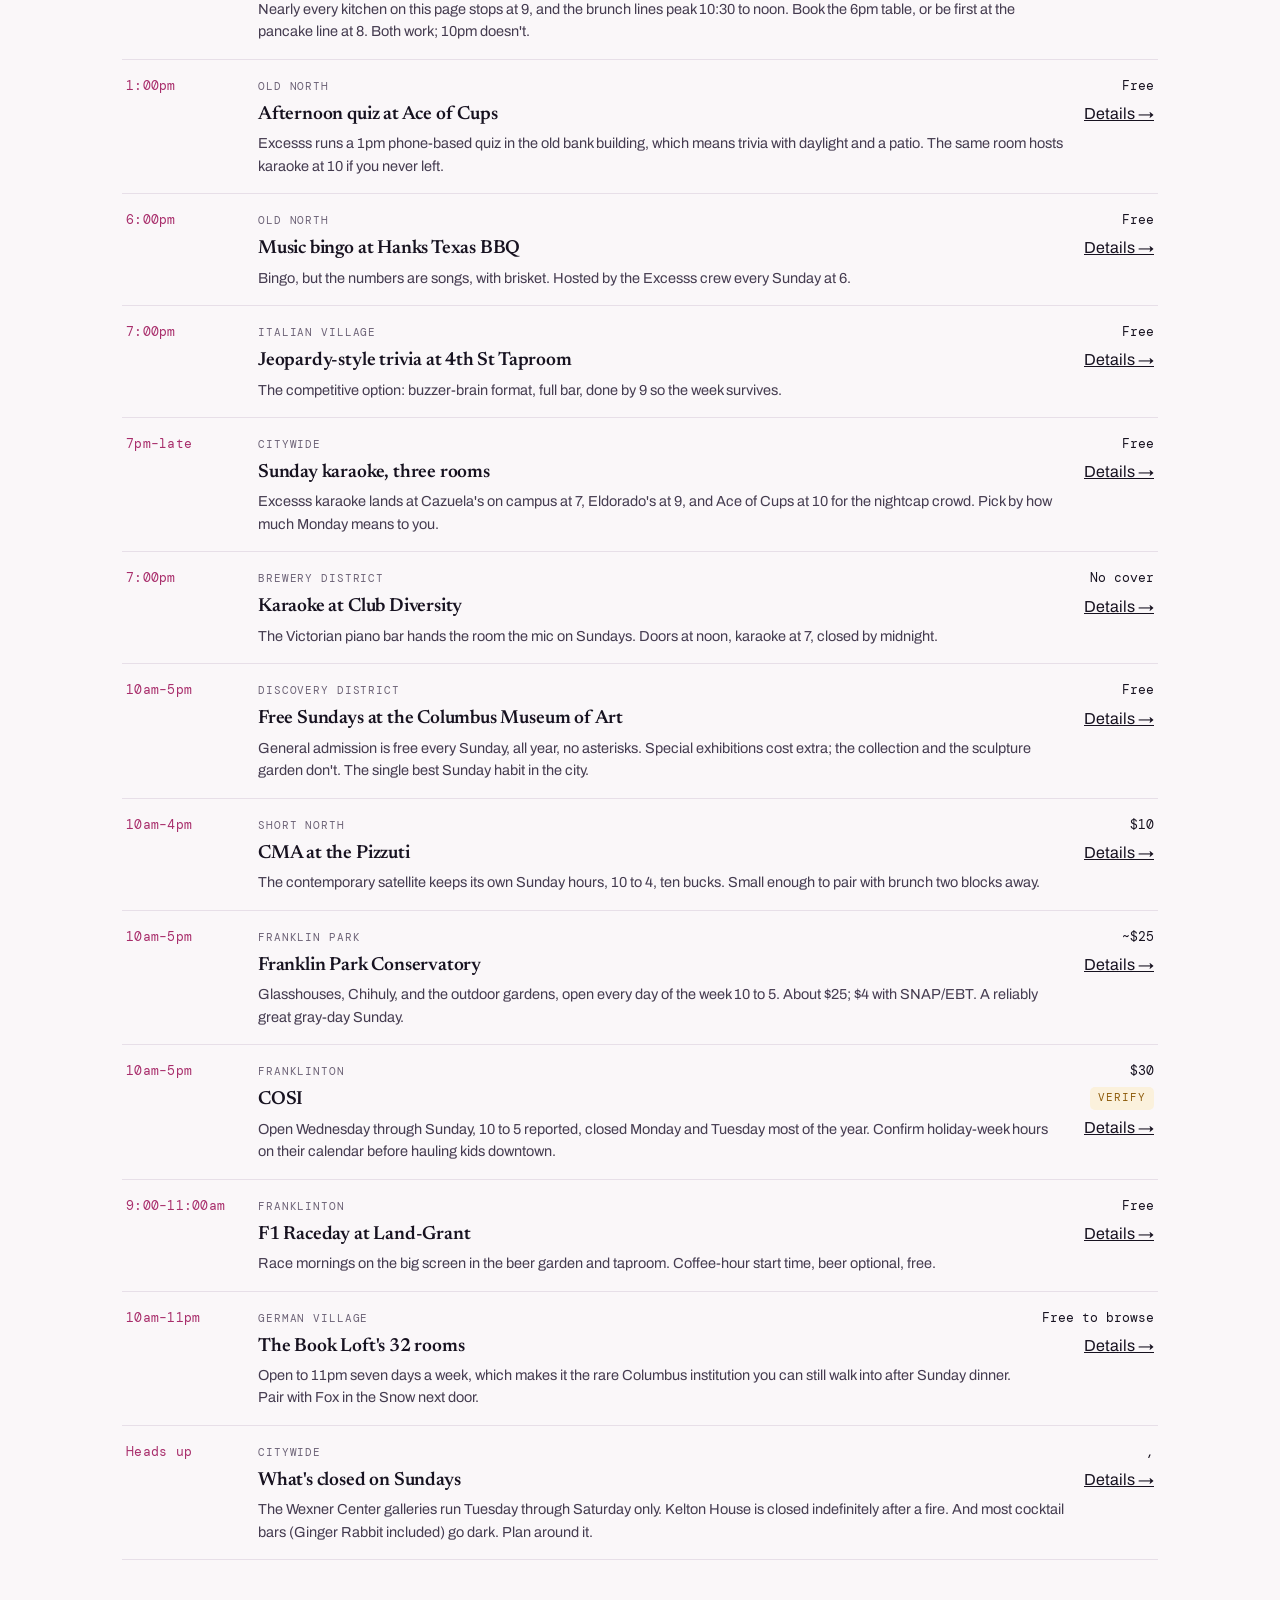
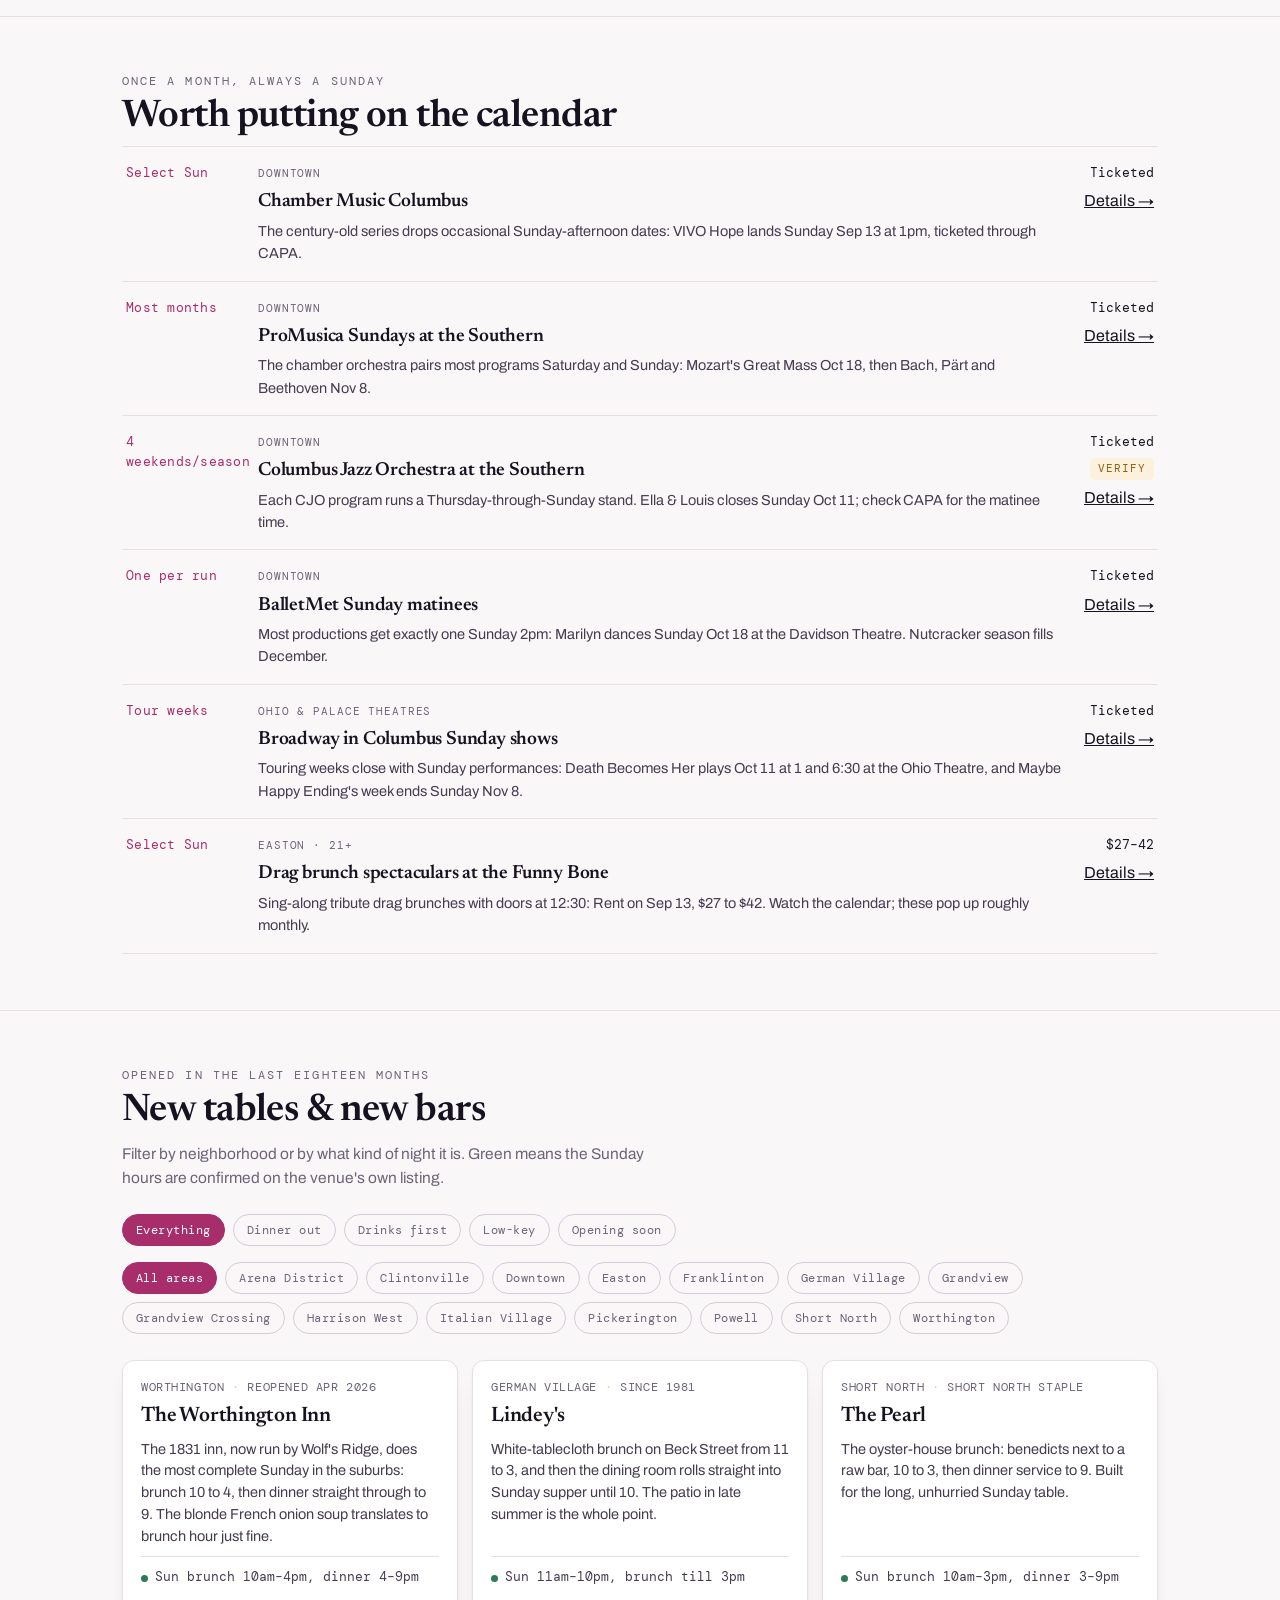
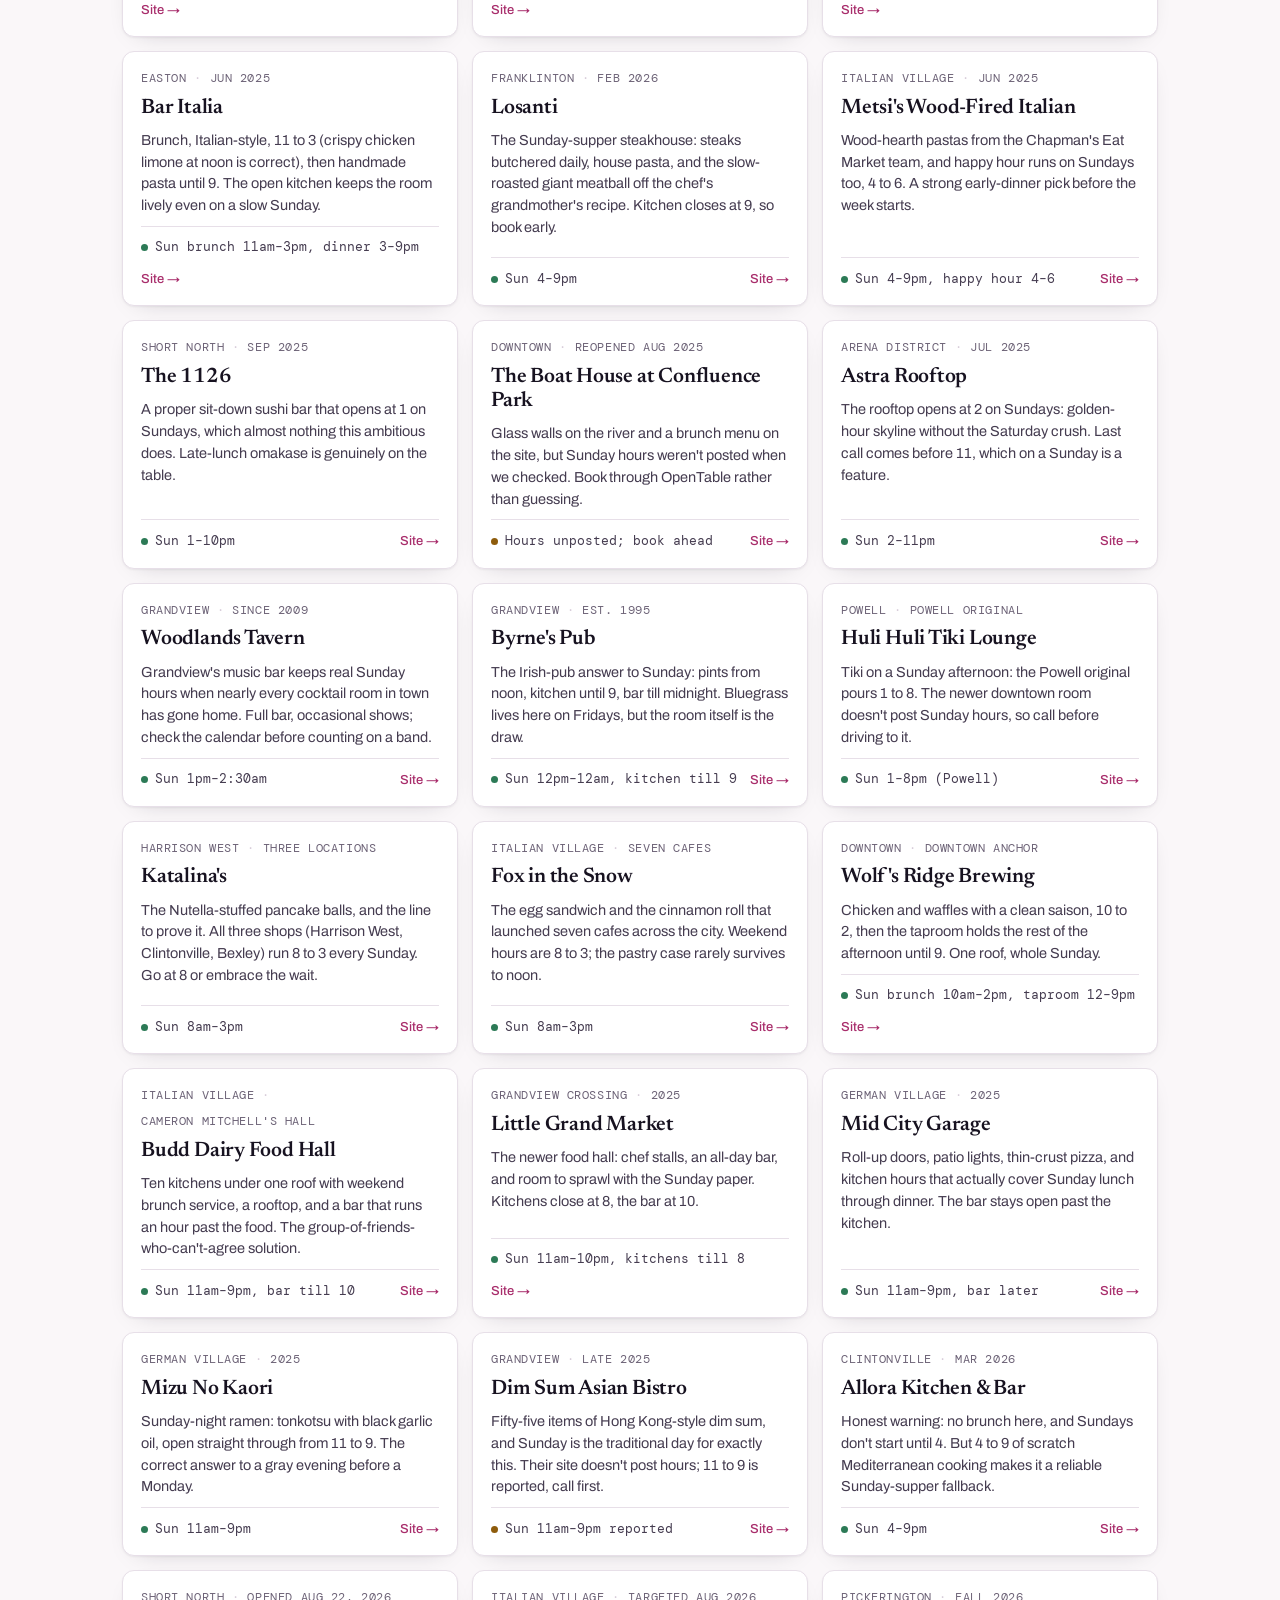
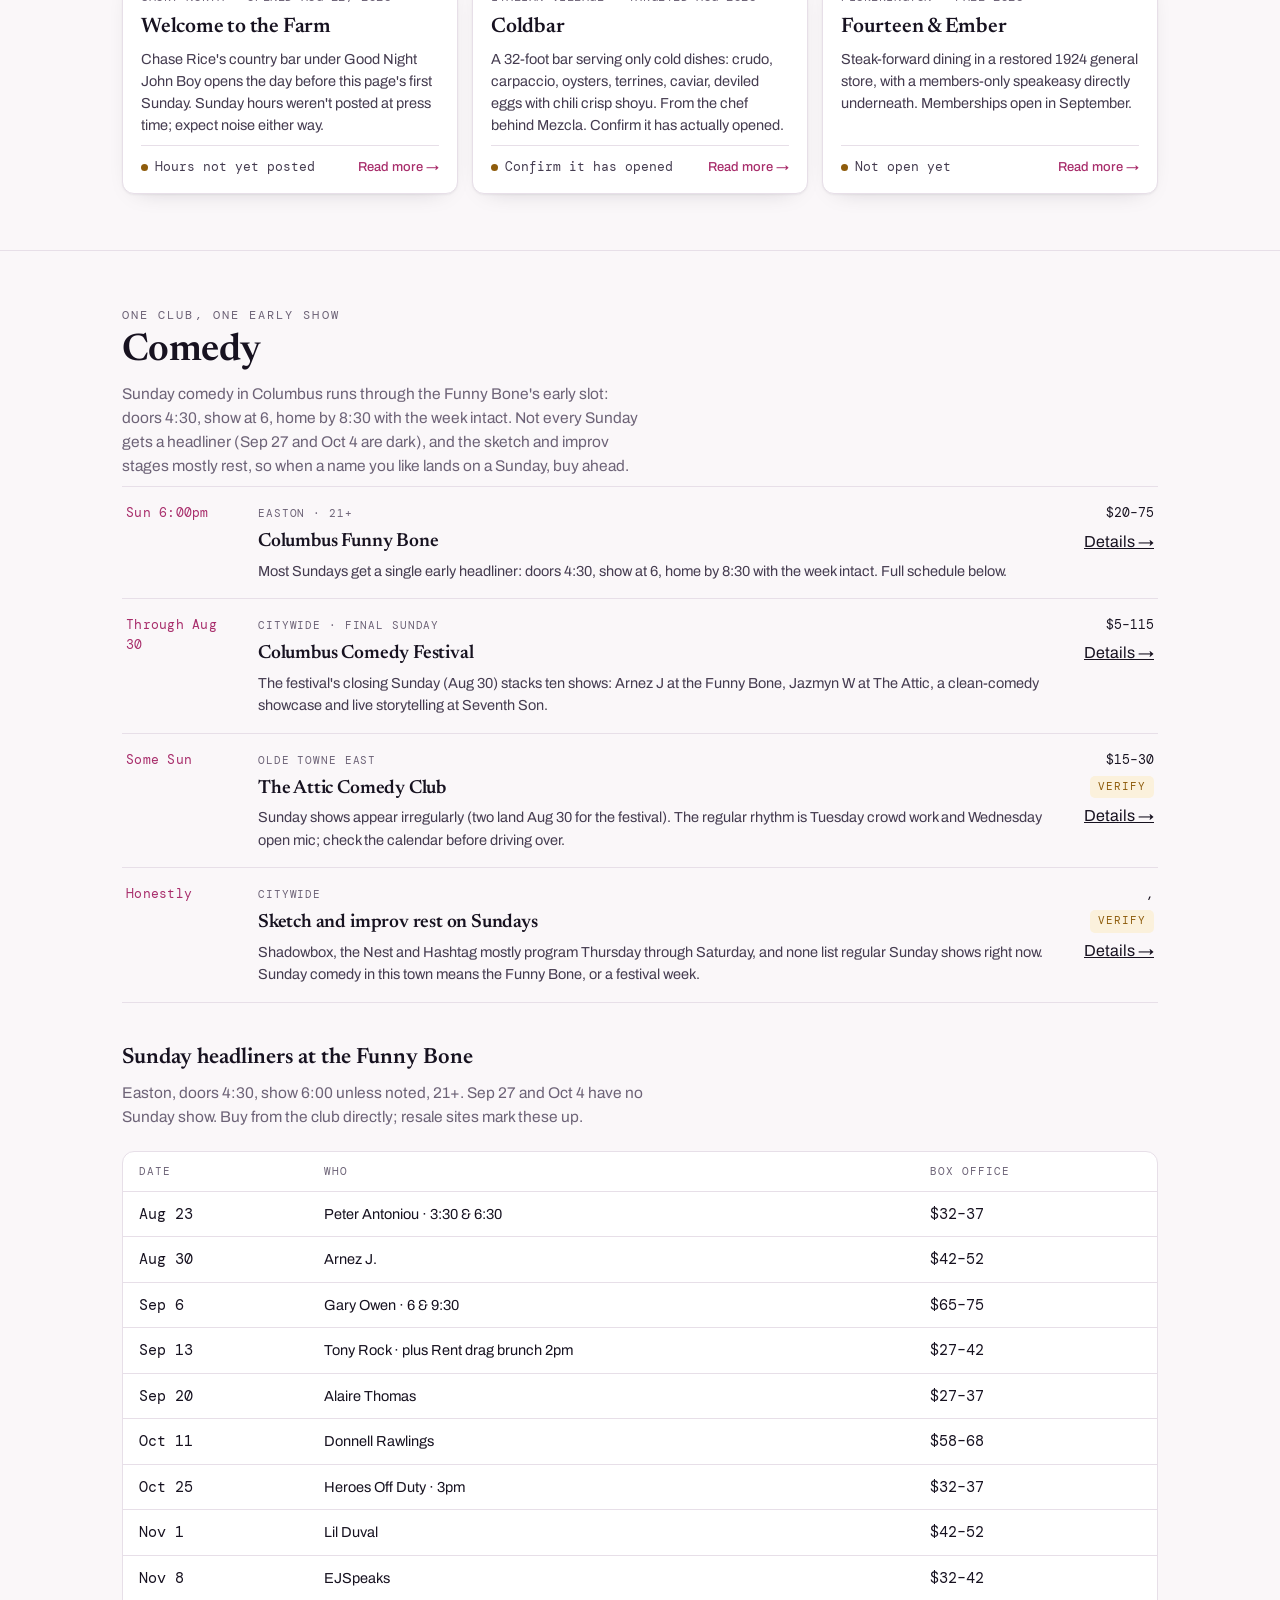
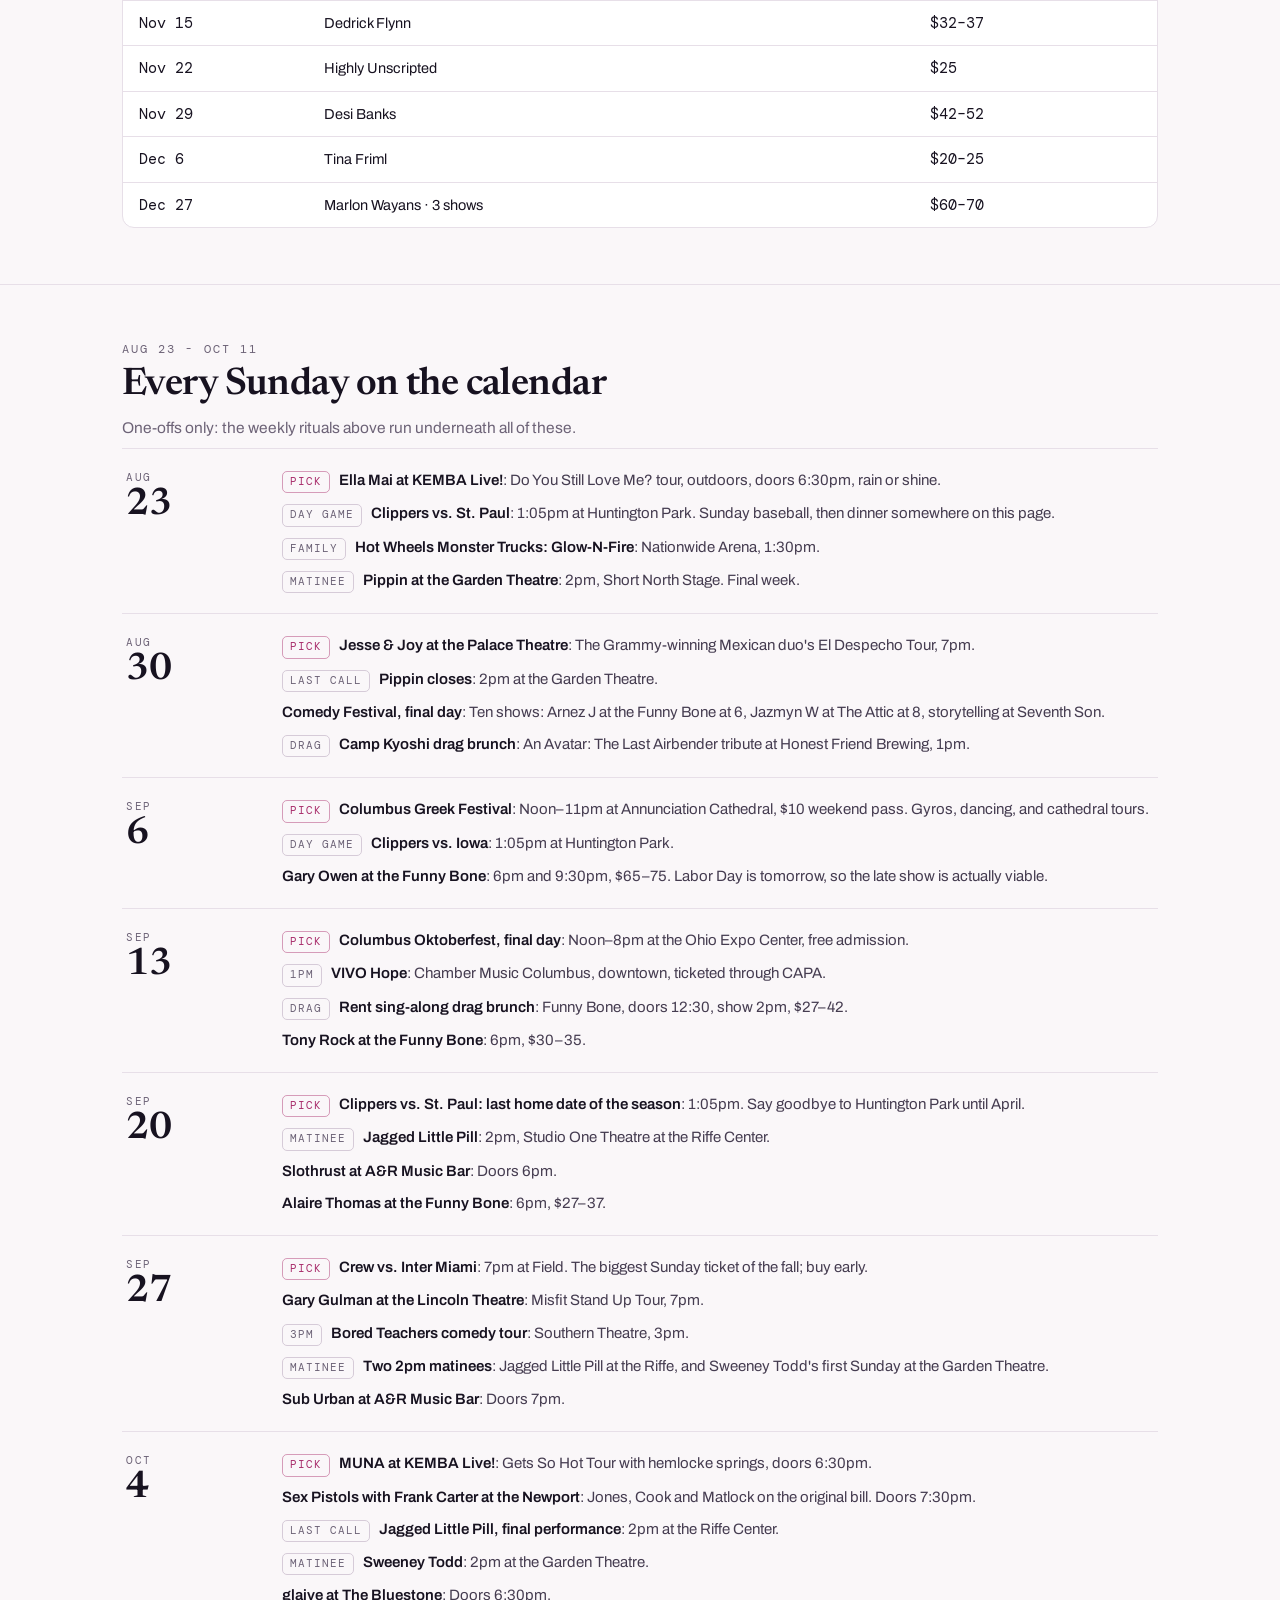
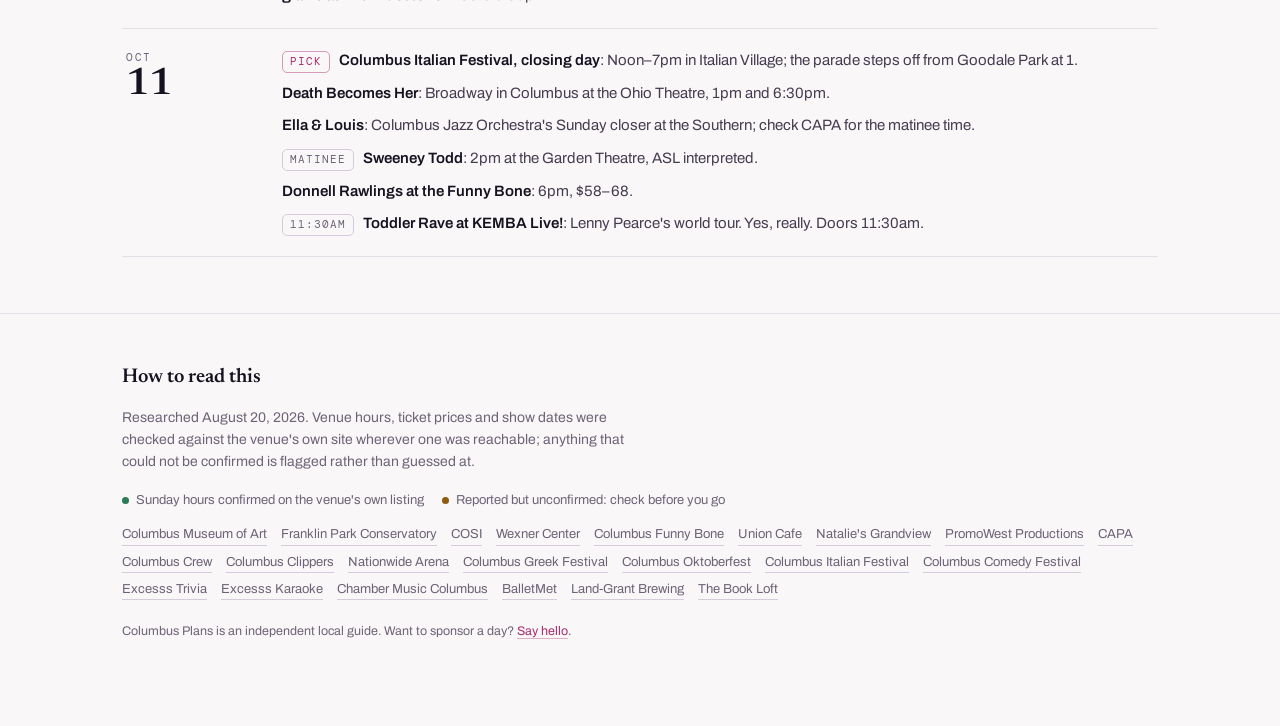
<file: sunday/index.html>
<!DOCTYPE html>
<html lang="en">
<head>
<meta charset="utf-8">
<meta name="viewport" content="width=device-width, initial-scale=1">
<title>Sunday plans in Columbus · Columbus Plans</title>
<meta name="description" content="What to do in Columbus on a Sunday: standing weekly rituals, new restaurants and bars, comedy, and every one-off event on the calendar. Refreshed five days ahead.">
<link rel="preconnect" href="https://fonts.googleapis.com">
<link rel="preconnect" href="https://fonts.gstatic.com" crossorigin>
<link rel="stylesheet" href="https://fonts.googleapis.com/css2?family=Newsreader:ital,opsz,wght@0,6..72,400;0,6..72,600;1,6..72,400;1,6..72,600&family=Archivo:wght@400;500;600&family=DM+Mono:wght@400;500&display=swap">
<link rel="stylesheet" href="../styles.css">
</head>
<body>
<div class="topbar"><div class="wrap">
  <a class="mark" href="../" style="text-decoration:none">Columbus Plans</a>
  <nav class="dayswitch" id="dayswitch"></nav>
  <nav class="navlinks">
    <a href="#weekly">Every week</a>
    <a href="#new">New tables</a>
    <a href="#comedy">Comedy</a>
    <a href="#calendar">Calendar</a>
    <a href="../patios/">Patios</a>
  </nav>
</div></div>

<header class="hero"><div class="wrap">
  <div class="eyebrow">Columbus Plans · one link for every day of the week</div>
  <h1 id="heroTitle"></h1>
  <p class="lede" id="heroLede"></p>
  <div class="strip" id="strip"></div>
  <p class="sub" style="margin-top:14px">Hours and specials drift. Anything marked <span class="tag warn">verify</span> is worth a call or an Instagram check before you drive.</p>
</div></header>

<section id="pick"><div class="wrap">
  <div class="shead"><div></div></div>
  <div class="spinner">
    <p class="out" id="plan">Press the button and stop negotiating.</p>
    <button class="btn" id="spin">Make us a plan</button>
  </div>
</div></section>

<section id="weekly"><div class="wrap">
  <div class="shead"><div></div></div>
  <div class="filters" id="weeklyFilters"></div>
  <div class="rows" id="weeklyRows"></div>
</div></section>

<section id="monthly"><div class="wrap">
  <div class="shead"><div></div></div>
  <div class="rows" id="monthlyRows"></div>
</div></section>

<section id="new"><div class="wrap">
  <div class="shead"><div></div></div>
  <div class="filters" id="placeFilters"></div>
  <div class="grid" id="placeGrid"></div>
  <p class="empty" id="placeEmpty" hidden>Nothing in that combination: try a wider filter.</p>
</div></section>

<section id="comedy"><div class="wrap">
  <div class="shead"><div></div></div>
  <div class="rows" id="comedyRows"></div>
  <div id="headliners">
    <h3 id="hlTitle" style="font-family:Newsreader,Georgia,serif; font-weight:600; font-size:22px; margin:38px 0 0"></h3>
    <p class="sub" id="hlNote" style="margin-top:6px"></p>
    <div class="tablewrap"><table>
      <thead><tr><th>Date</th><th>Who</th><th>Box office</th></tr></thead>
      <tbody id="hlBody"></tbody>
    </table></div>
  </div>
</div></section>

<section id="calendar"><div class="wrap">
  <div class="shead"><div></div></div>
  <div class="cal" id="cal"></div>
</div></section>

<footer><div class="wrap">
  <h3>How to read this</h3>
  <p id="researched"></p>
  <div class="legend">
    <span class="item"><span class="dot ok"></span> <span id="legendOk"></span></span>
    <span class="item"><span class="dot warn"></span> Reported but unconfirmed: check before you go</span>
  </div>
  <div class="srcs" id="srcs"></div>
  <p style="margin-top:22px; font-size:12.5px">Columbus Plans is an independent local guide. Want to sponsor a day? <a class="link" href="mailto:matthew@esbrolabs.com">Say hello</a>.</p>
</div></footer>
<script src="../data/sunday.js"></script>
<script src="../app.js"></script>
</body>
</html>
</file>
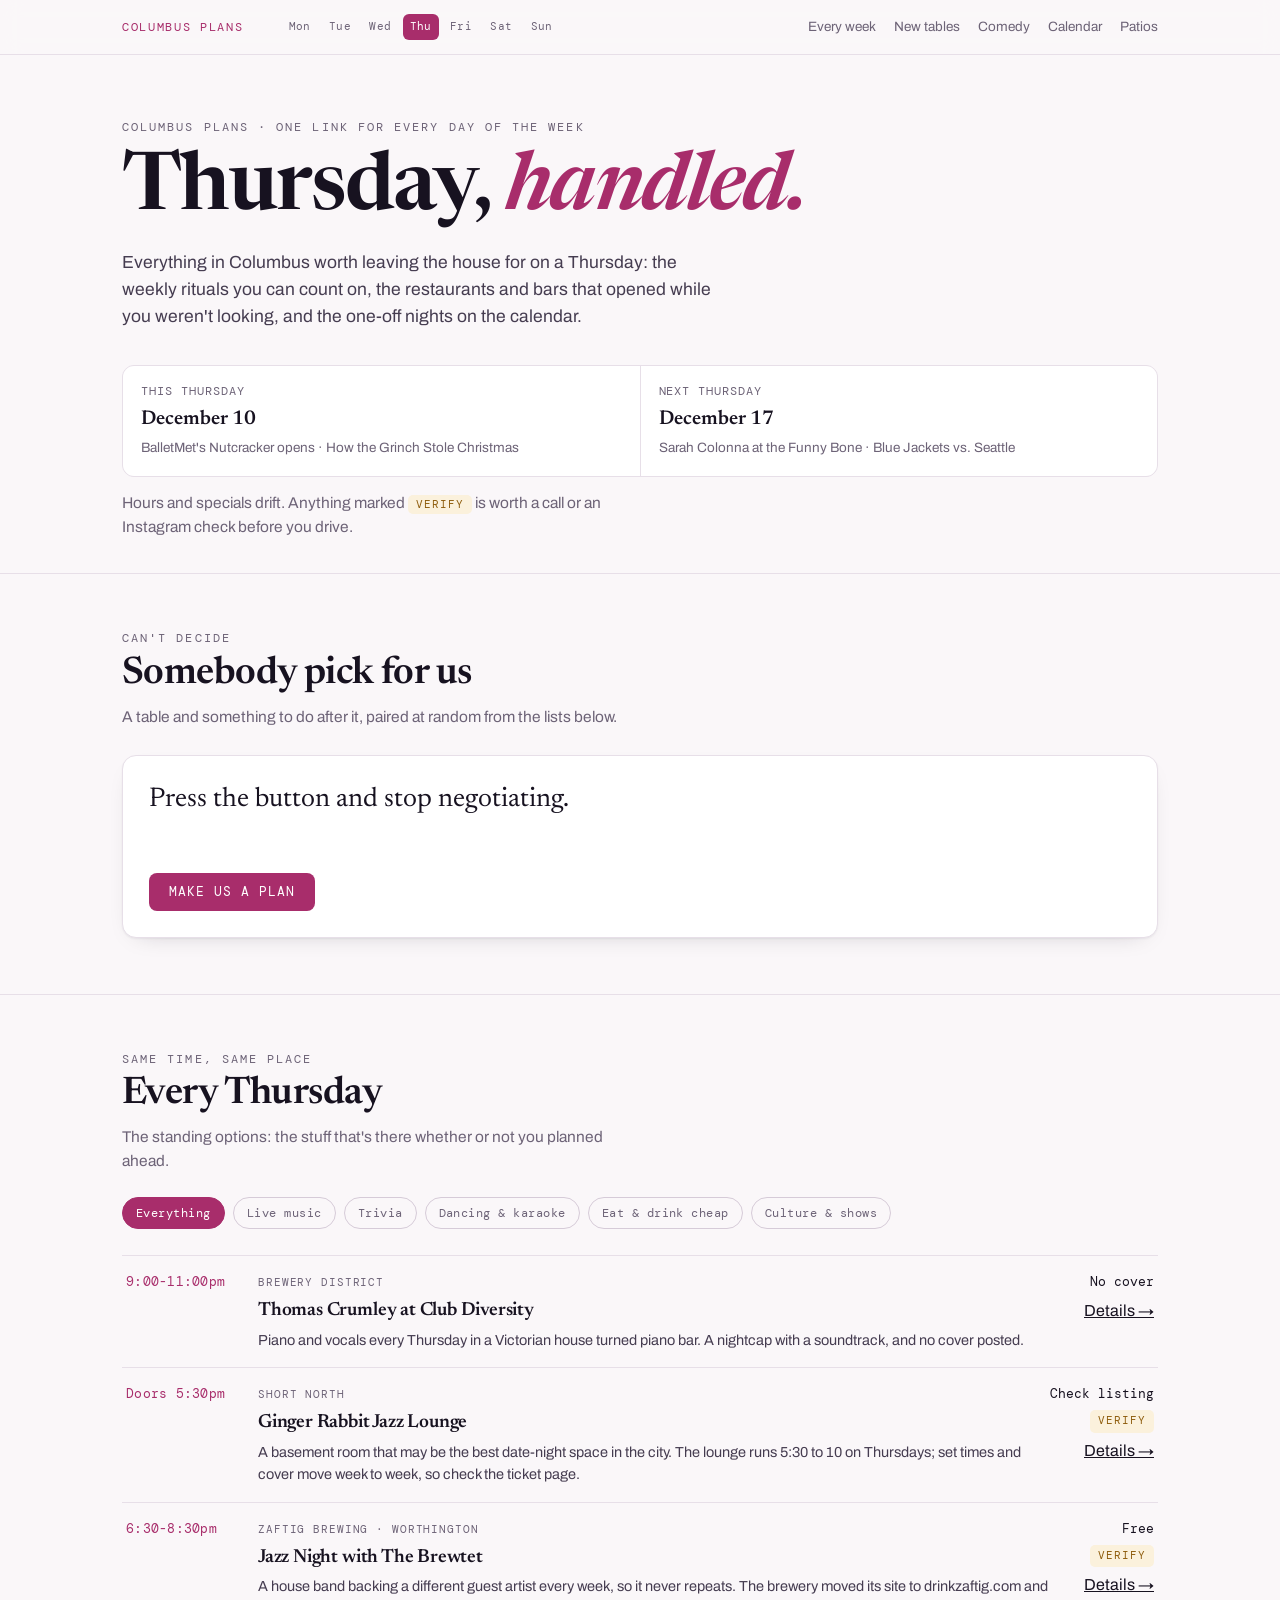
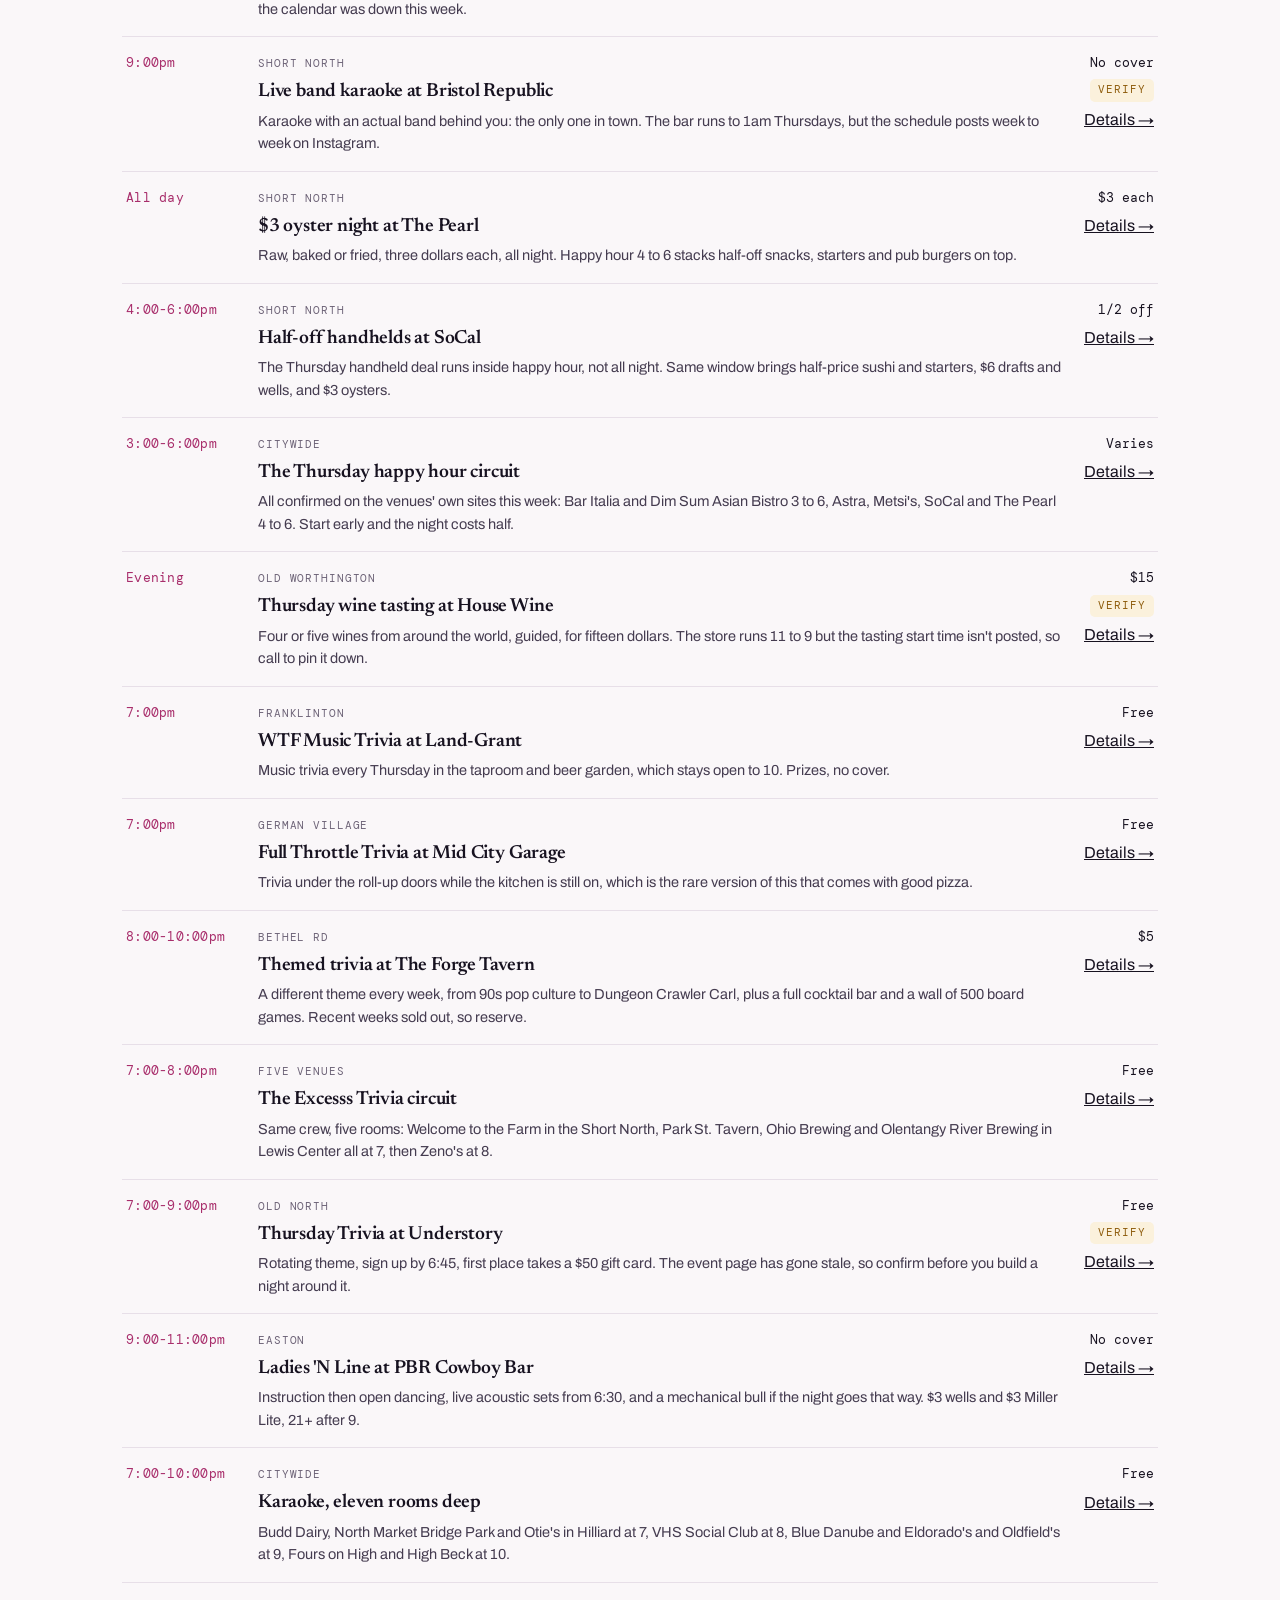
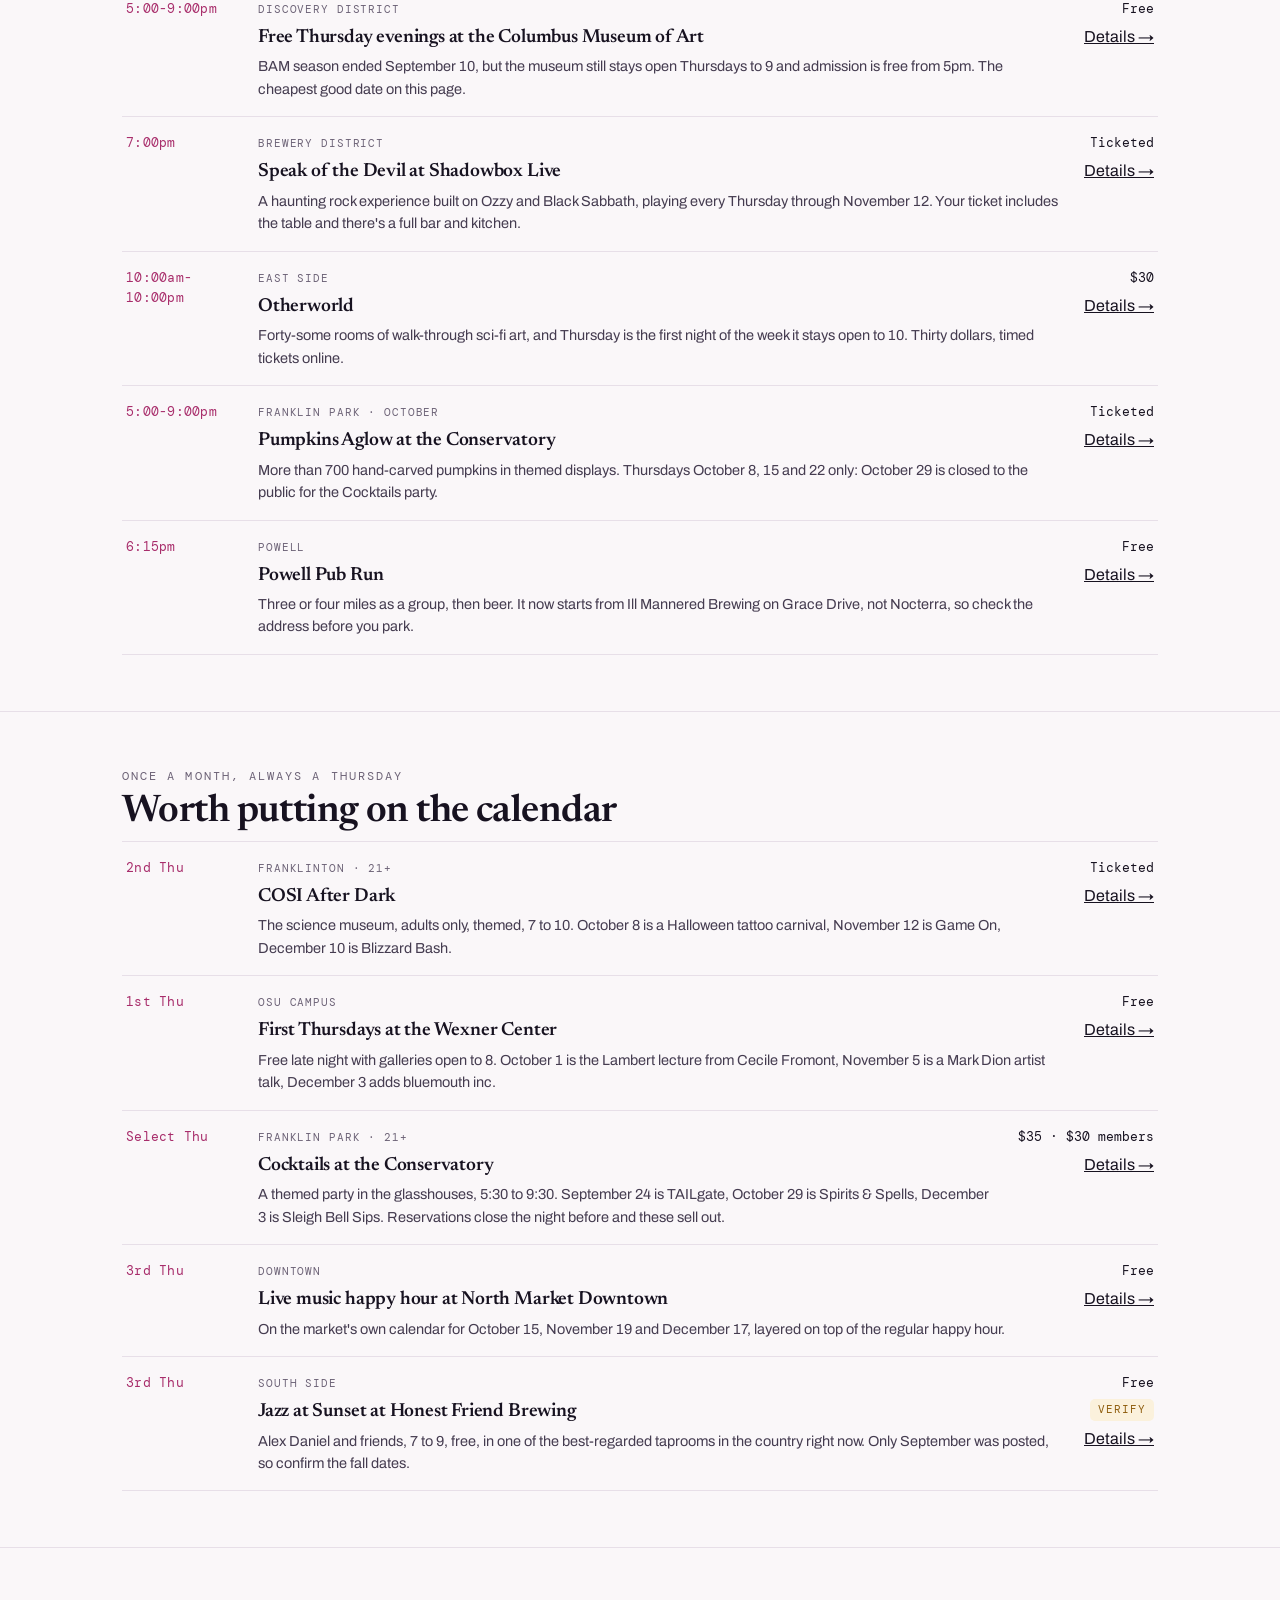
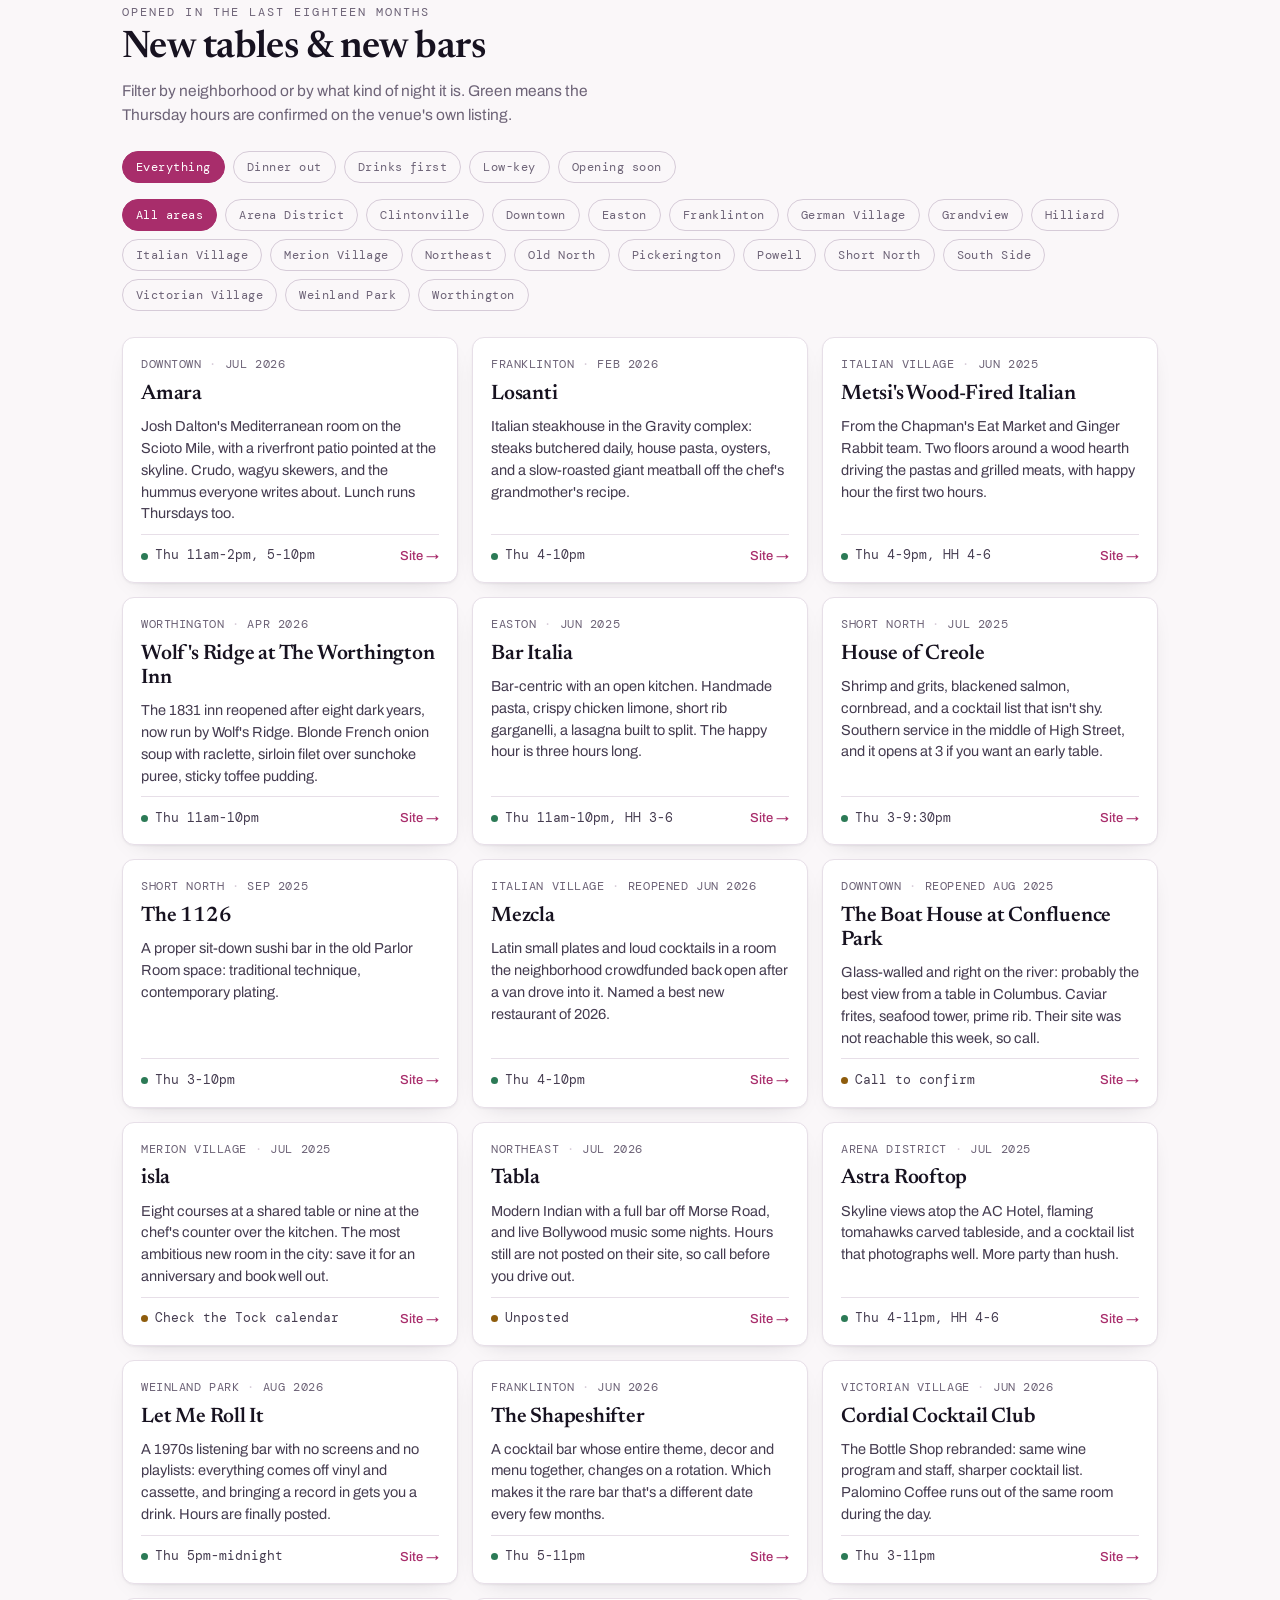
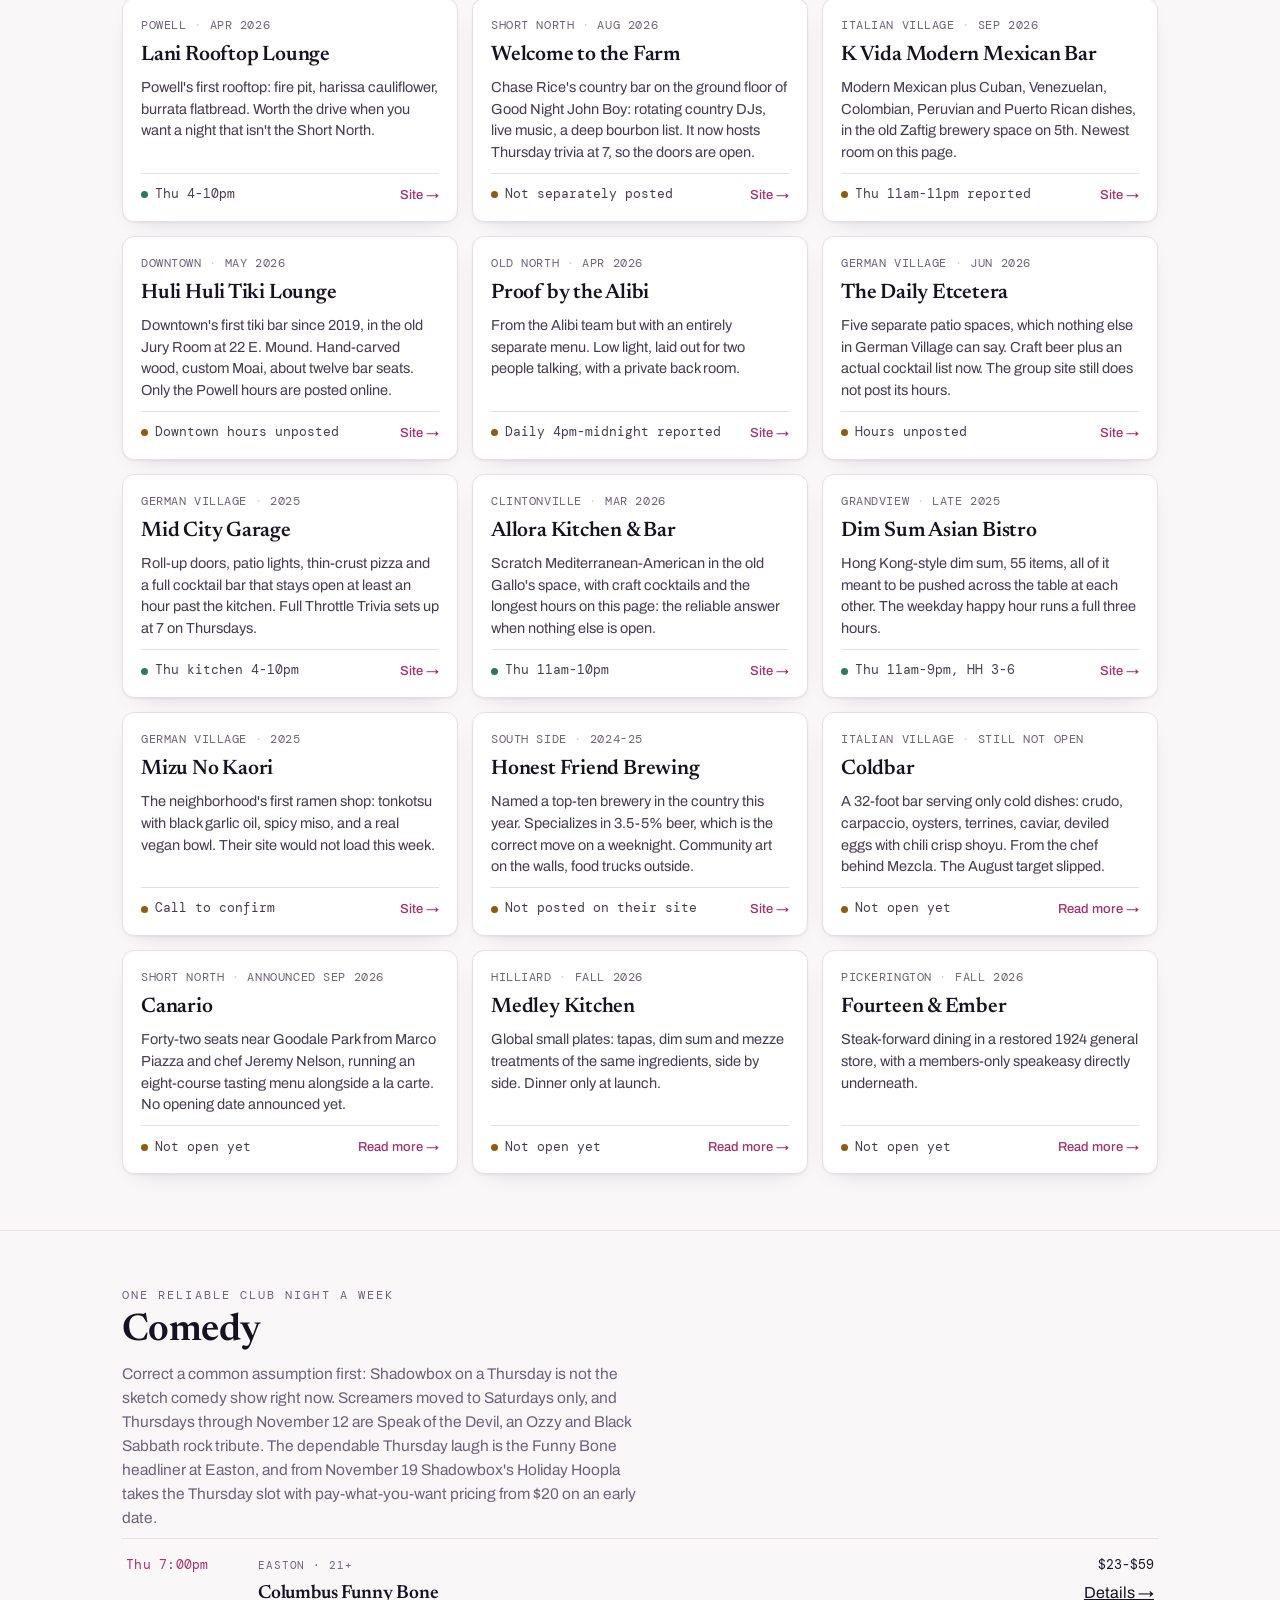
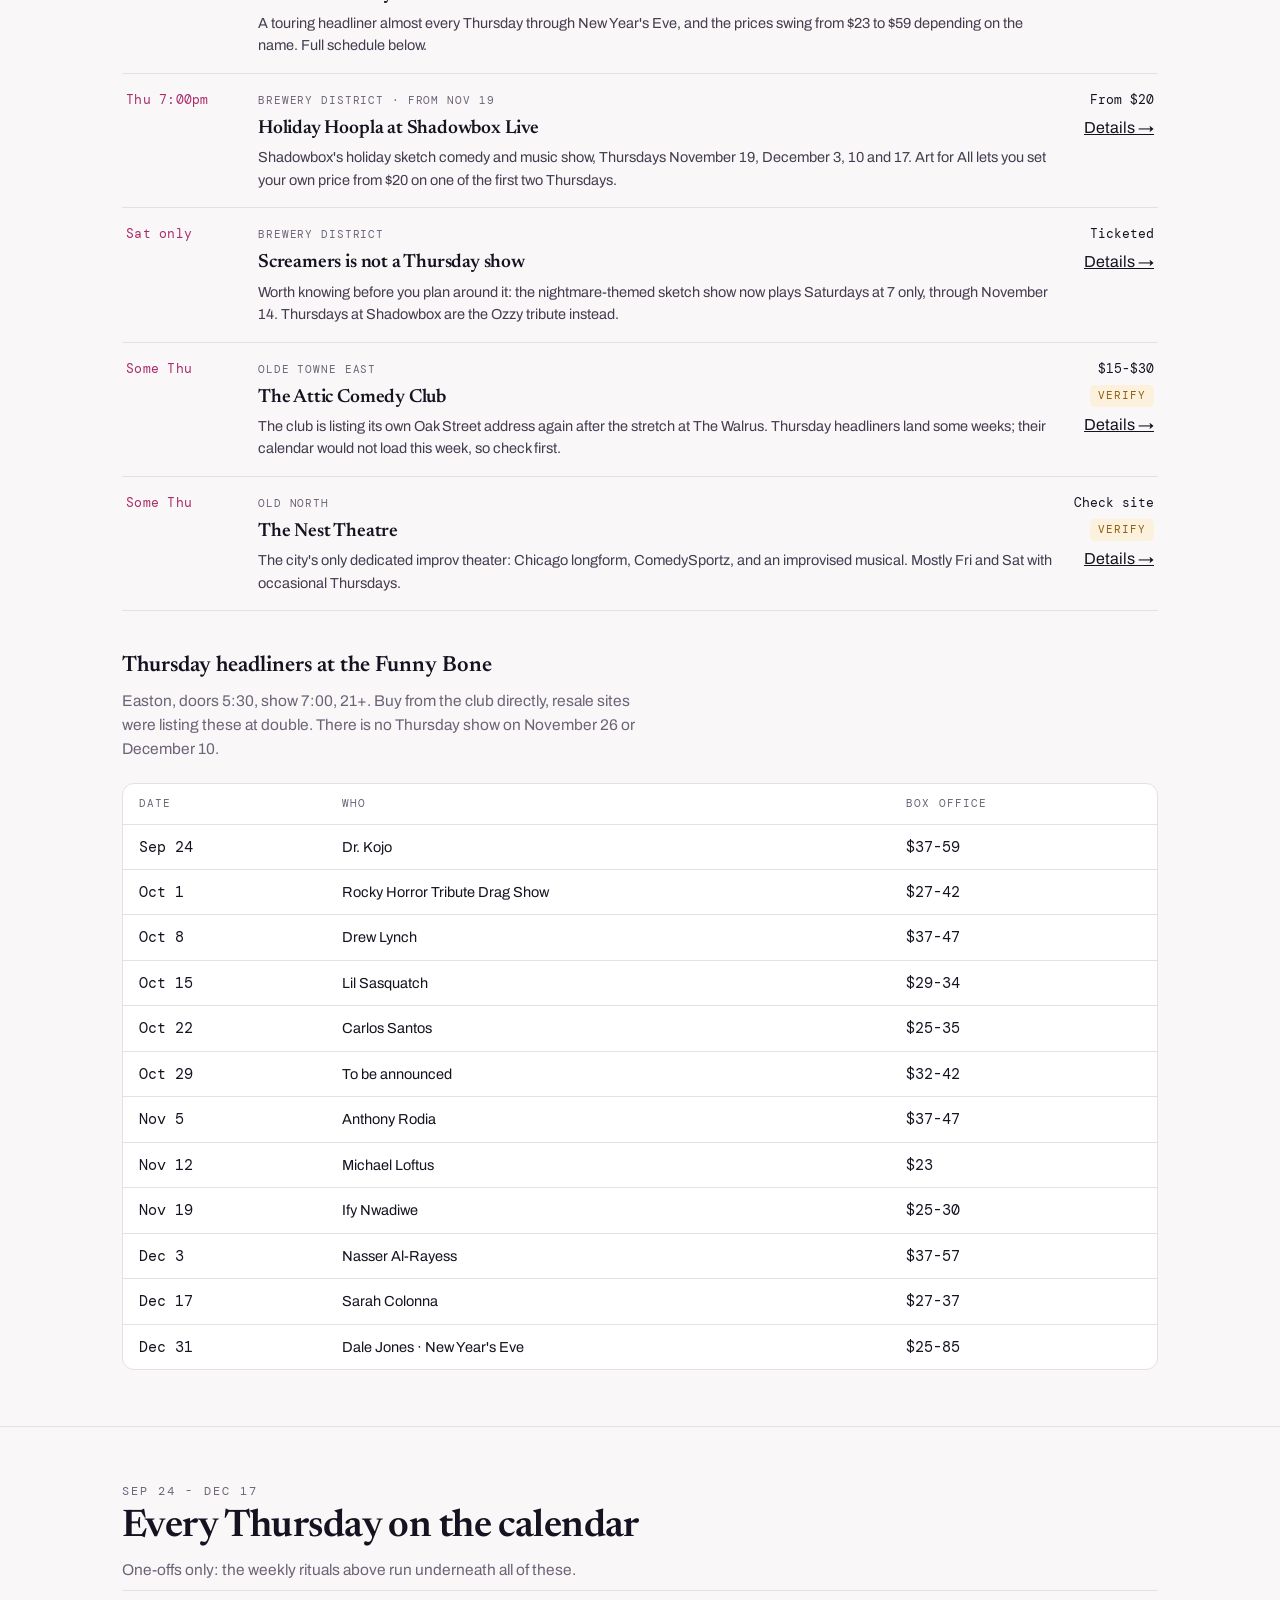
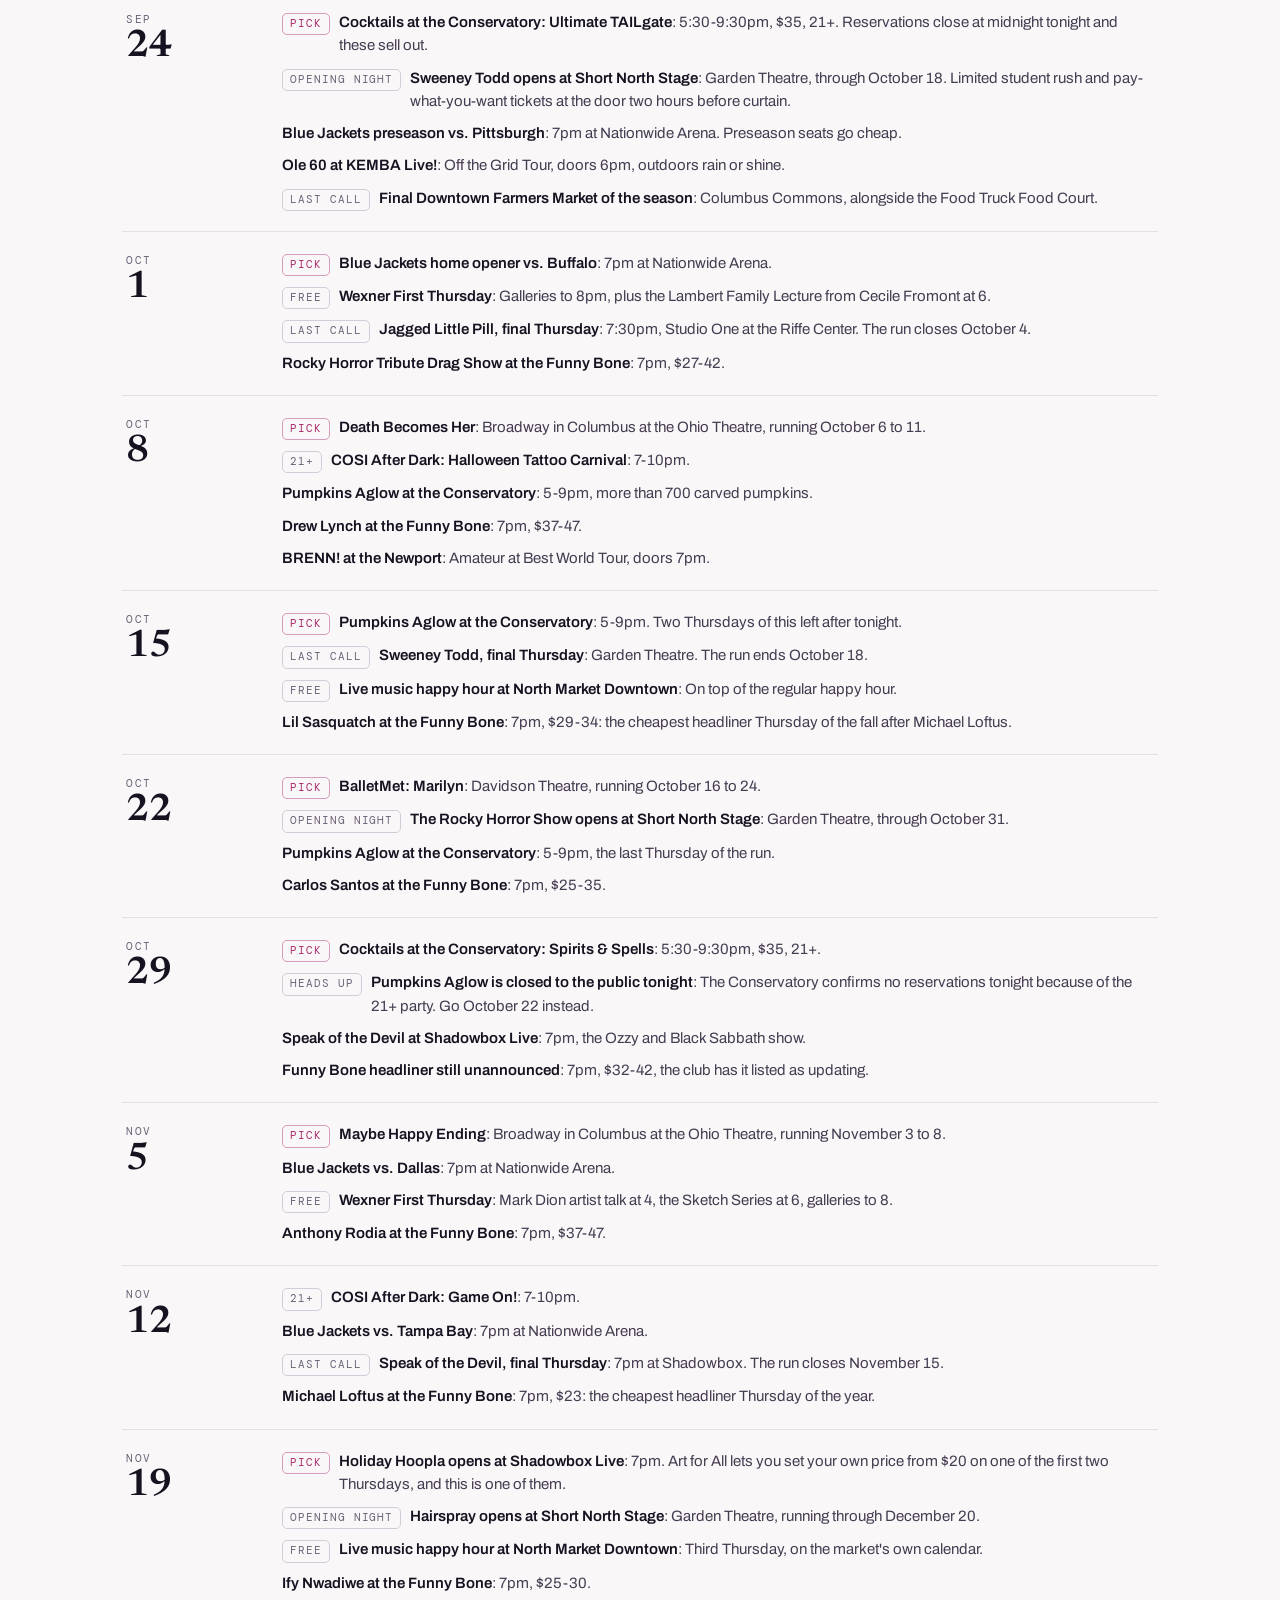
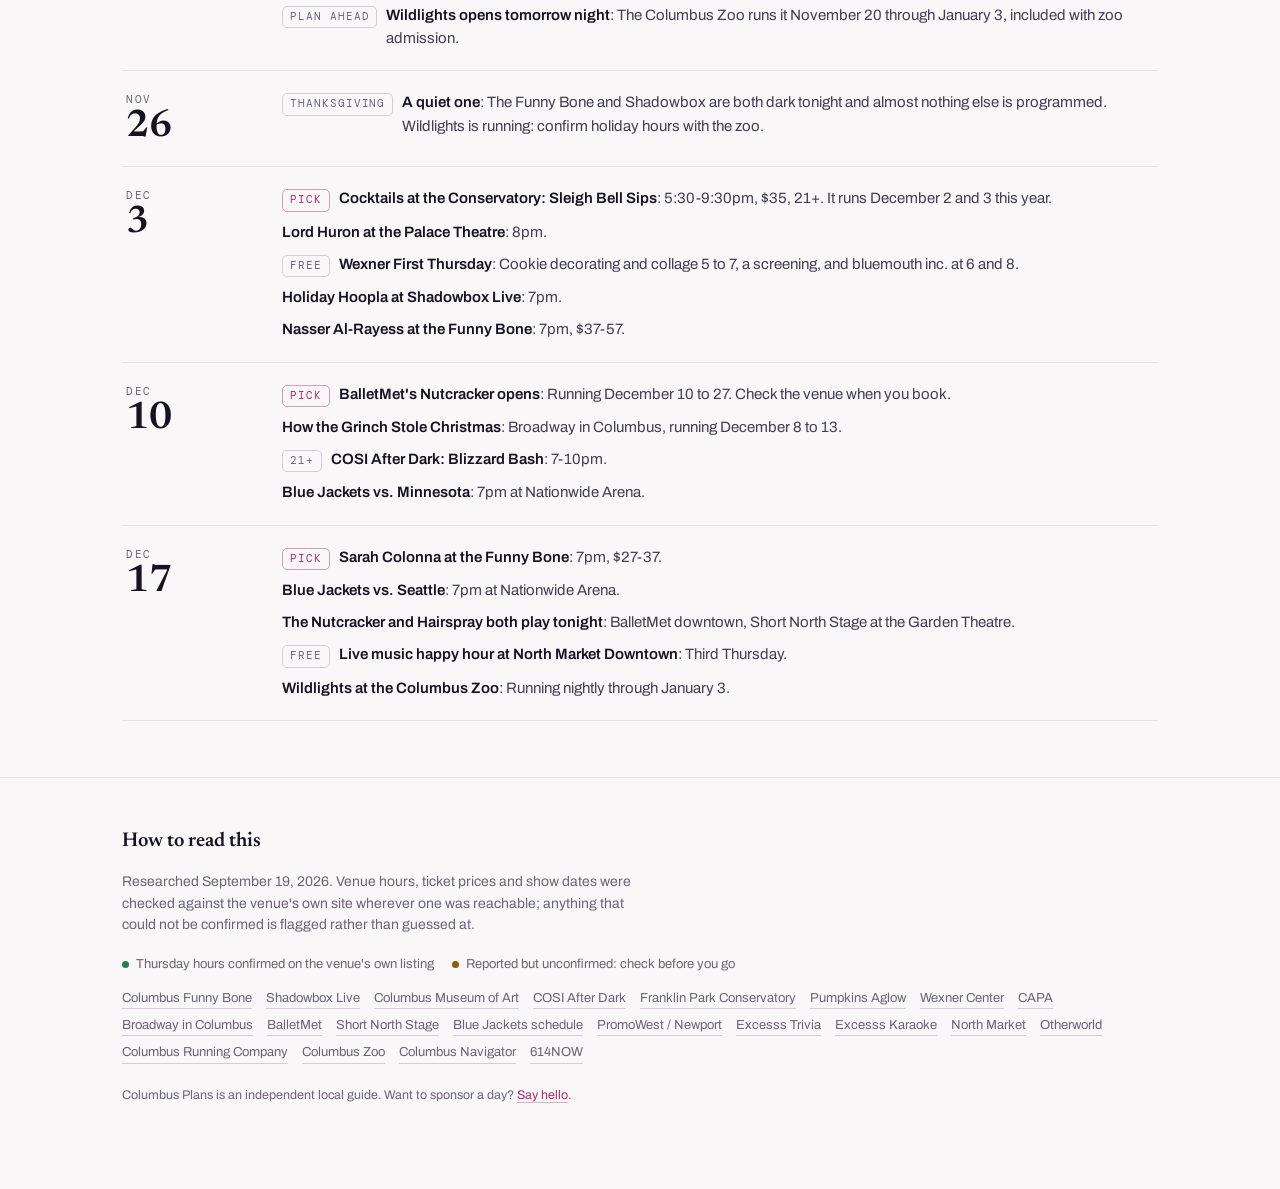
<file: thursday/index.html>
<!DOCTYPE html>
<html lang="en">
<head>
<meta charset="utf-8">
<meta name="viewport" content="width=device-width, initial-scale=1">
<title>Thursday plans in Columbus · Columbus Plans</title>
<meta name="description" content="What to do in Columbus on a Thursday: standing weekly rituals, new restaurants and bars, comedy, and every one-off event on the calendar. Refreshed five days ahead.">
<link rel="preconnect" href="https://fonts.googleapis.com">
<link rel="preconnect" href="https://fonts.gstatic.com" crossorigin>
<link rel="stylesheet" href="https://fonts.googleapis.com/css2?family=Newsreader:ital,opsz,wght@0,6..72,400;0,6..72,600;1,6..72,400;1,6..72,600&family=Archivo:wght@400;500;600&family=DM+Mono:wght@400;500&display=swap">
<link rel="stylesheet" href="../styles.css">
</head>
<body>
<div class="topbar"><div class="wrap">
  <a class="mark" href="../" style="text-decoration:none">Columbus Plans</a>
  <nav class="dayswitch" id="dayswitch"></nav>
  <nav class="navlinks">
    <a href="#weekly">Every week</a>
    <a href="#new">New tables</a>
    <a href="#comedy">Comedy</a>
    <a href="#calendar">Calendar</a>
    <a href="../patios/">Patios</a>
  </nav>
</div></div>

<header class="hero"><div class="wrap">
  <div class="eyebrow">Columbus Plans · one link for every day of the week</div>
  <h1 id="heroTitle"></h1>
  <p class="lede" id="heroLede"></p>
  <div class="strip" id="strip"></div>
  <p class="sub" style="margin-top:14px">Hours and specials drift. Anything marked <span class="tag warn">verify</span> is worth a call or an Instagram check before you drive.</p>
</div></header>

<section id="pick"><div class="wrap">
  <div class="shead"><div></div></div>
  <div class="spinner">
    <p class="out" id="plan">Press the button and stop negotiating.</p>
    <button class="btn" id="spin">Make us a plan</button>
  </div>
</div></section>

<section id="weekly"><div class="wrap">
  <div class="shead"><div></div></div>
  <div class="filters" id="weeklyFilters"></div>
  <div class="rows" id="weeklyRows"></div>
</div></section>

<section id="monthly"><div class="wrap">
  <div class="shead"><div></div></div>
  <div class="rows" id="monthlyRows"></div>
</div></section>

<section id="new"><div class="wrap">
  <div class="shead"><div></div></div>
  <div class="filters" id="placeFilters"></div>
  <div class="grid" id="placeGrid"></div>
  <p class="empty" id="placeEmpty" hidden>Nothing in that combination: try a wider filter.</p>
</div></section>

<section id="comedy"><div class="wrap">
  <div class="shead"><div></div></div>
  <div class="rows" id="comedyRows"></div>
  <div id="headliners">
    <h3 id="hlTitle" style="font-family:Newsreader,Georgia,serif; font-weight:600; font-size:22px; margin:38px 0 0"></h3>
    <p class="sub" id="hlNote" style="margin-top:6px"></p>
    <div class="tablewrap"><table>
      <thead><tr><th>Date</th><th>Who</th><th>Box office</th></tr></thead>
      <tbody id="hlBody"></tbody>
    </table></div>
  </div>
</div></section>

<section id="calendar"><div class="wrap">
  <div class="shead"><div></div></div>
  <div class="cal" id="cal"></div>
</div></section>

<footer><div class="wrap">
  <h3>How to read this</h3>
  <p id="researched"></p>
  <div class="legend">
    <span class="item"><span class="dot ok"></span> <span id="legendOk"></span></span>
    <span class="item"><span class="dot warn"></span> Reported but unconfirmed: check before you go</span>
  </div>
  <div class="srcs" id="srcs"></div>
  <p style="margin-top:22px; font-size:12.5px">Columbus Plans is an independent local guide. Want to sponsor a day? <a class="link" href="mailto:matthew@esbrolabs.com">Say hello</a>.</p>
</div></footer>
<script src="../data/thursday.js"></script>
<script src="../app.js"></script>
</body>
</html>
</file>
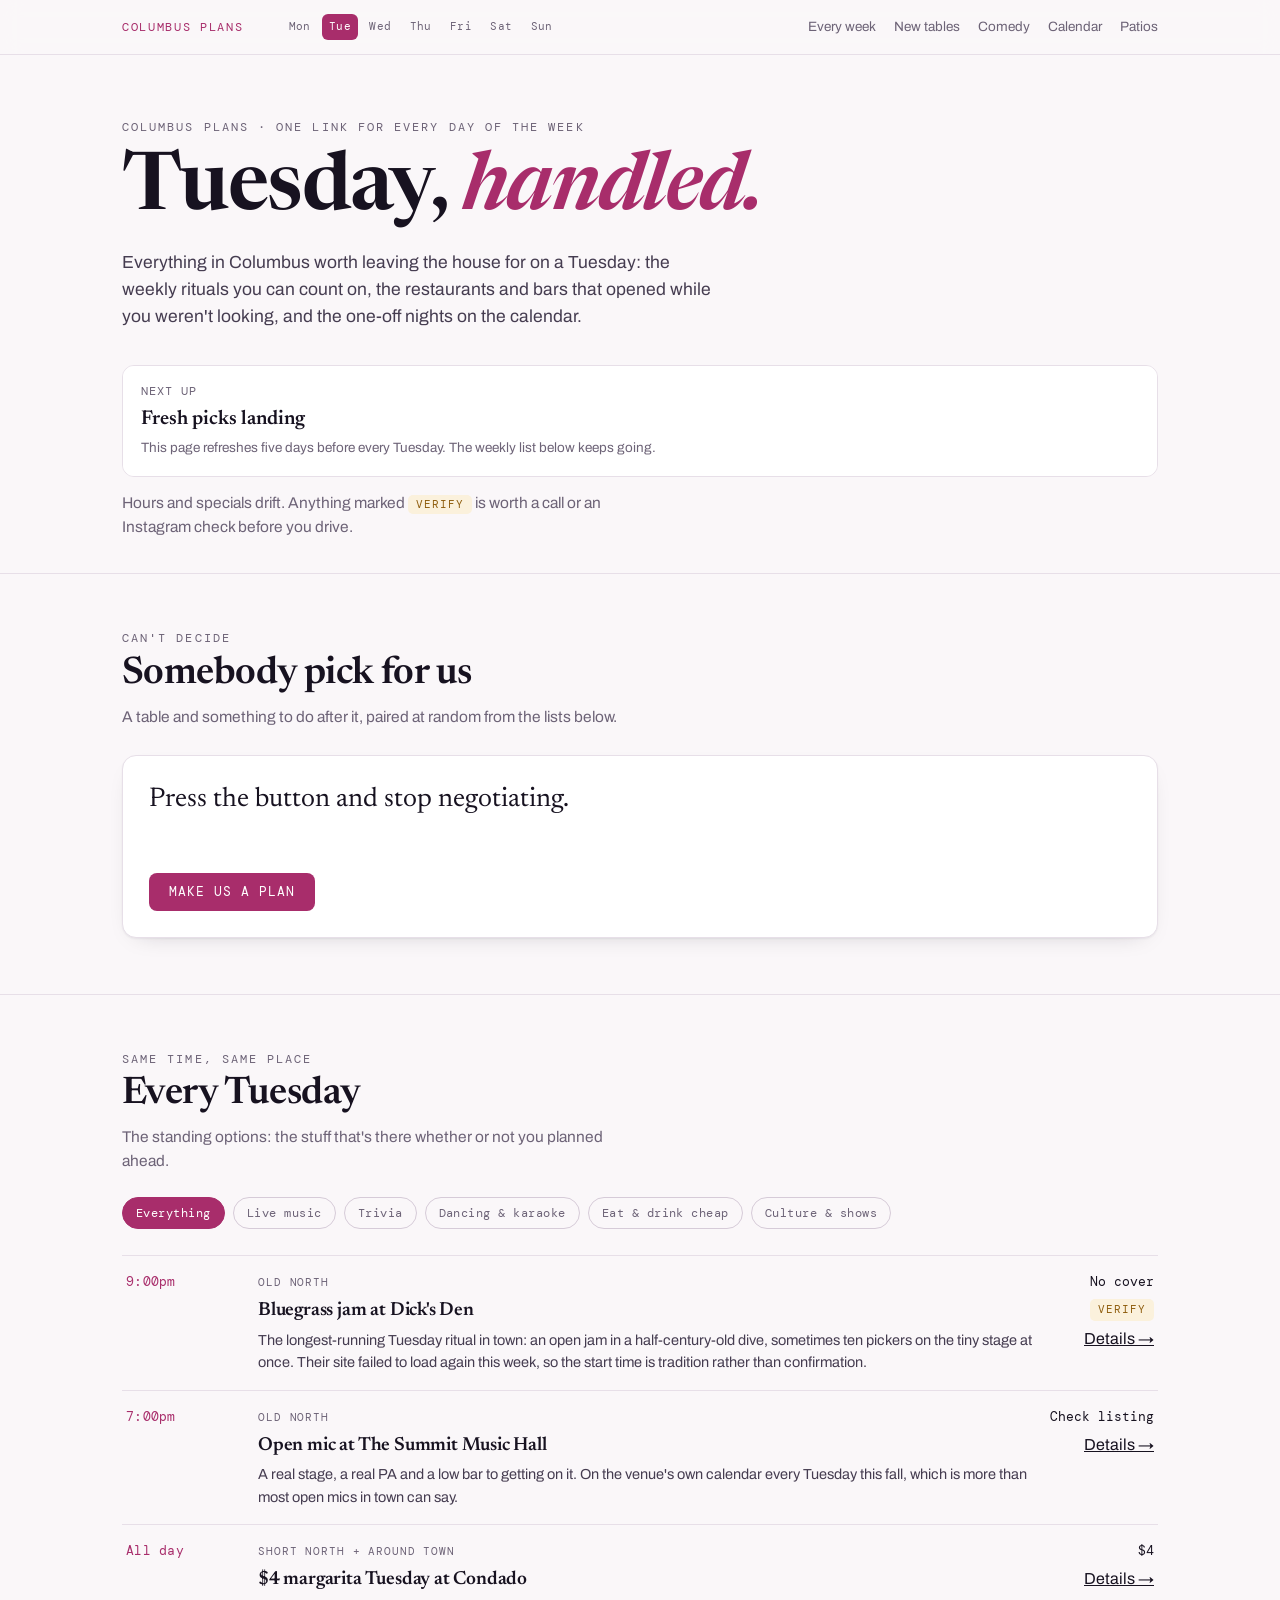
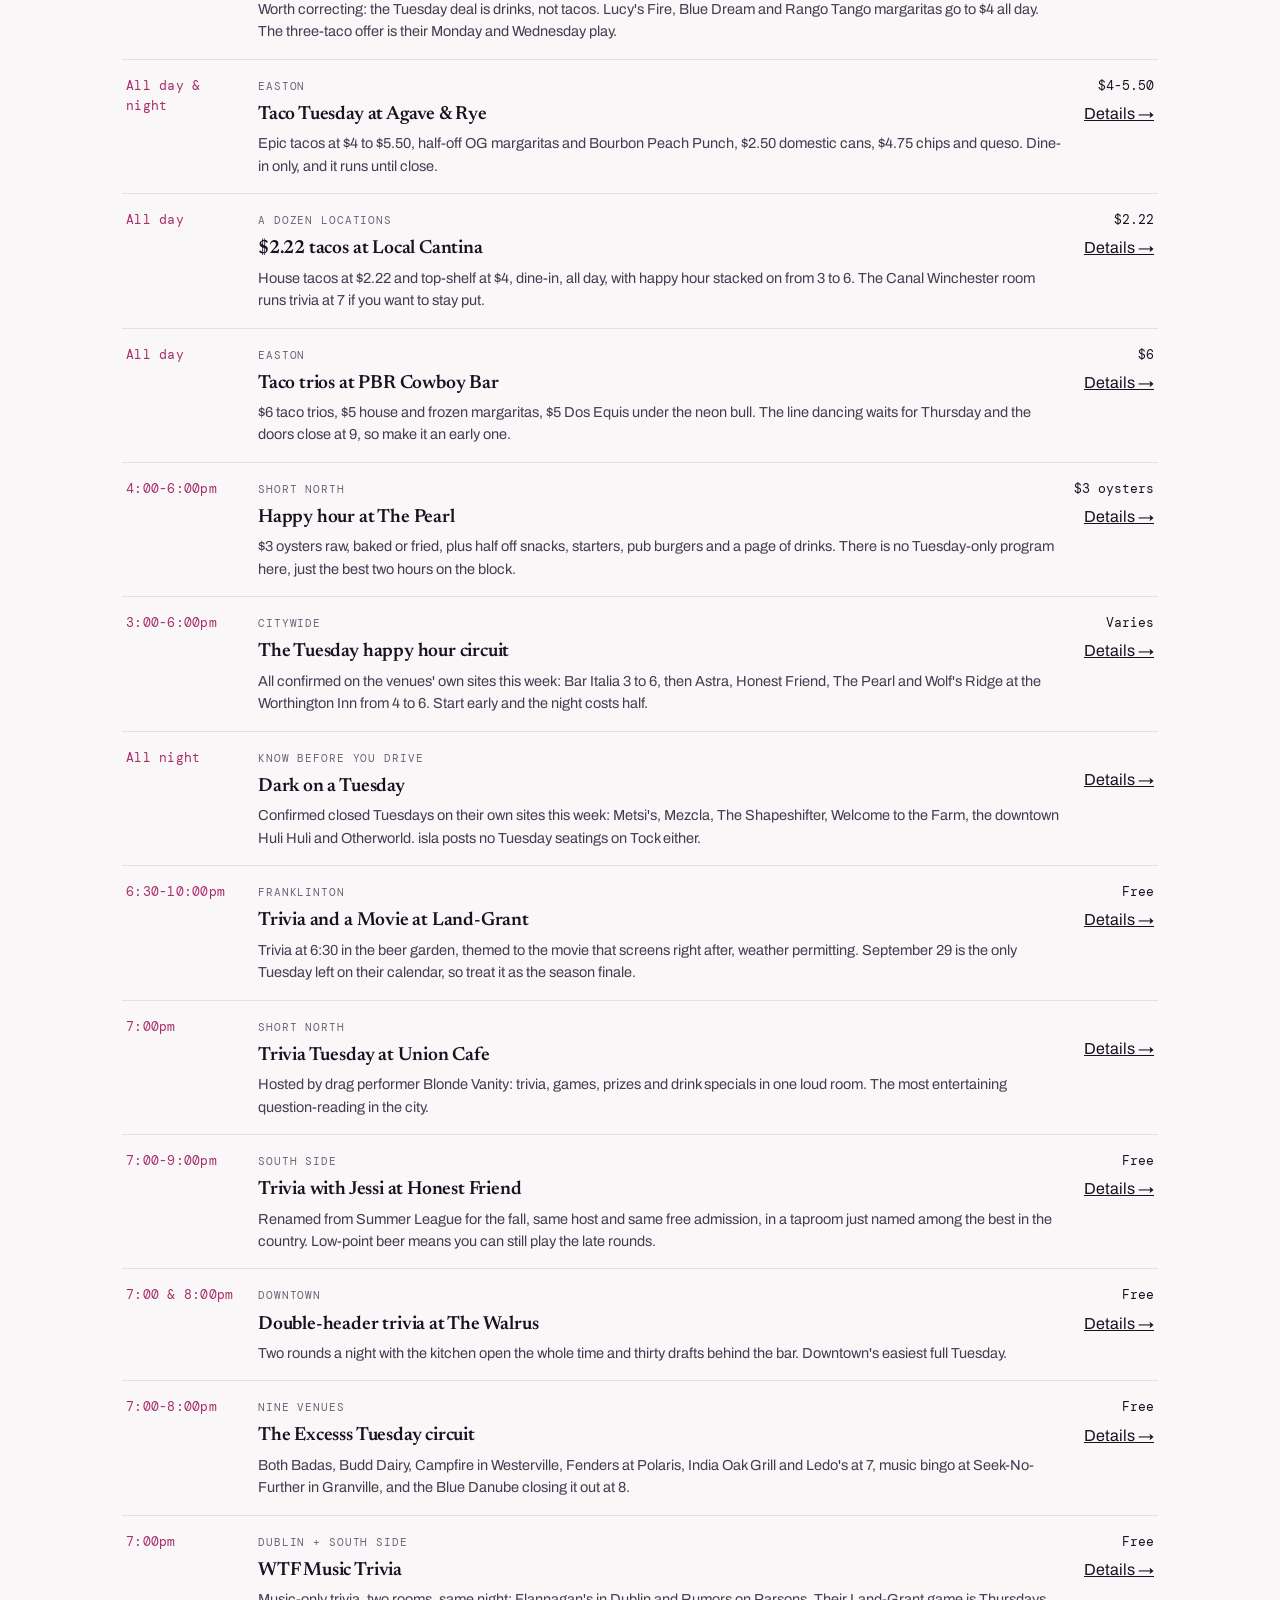
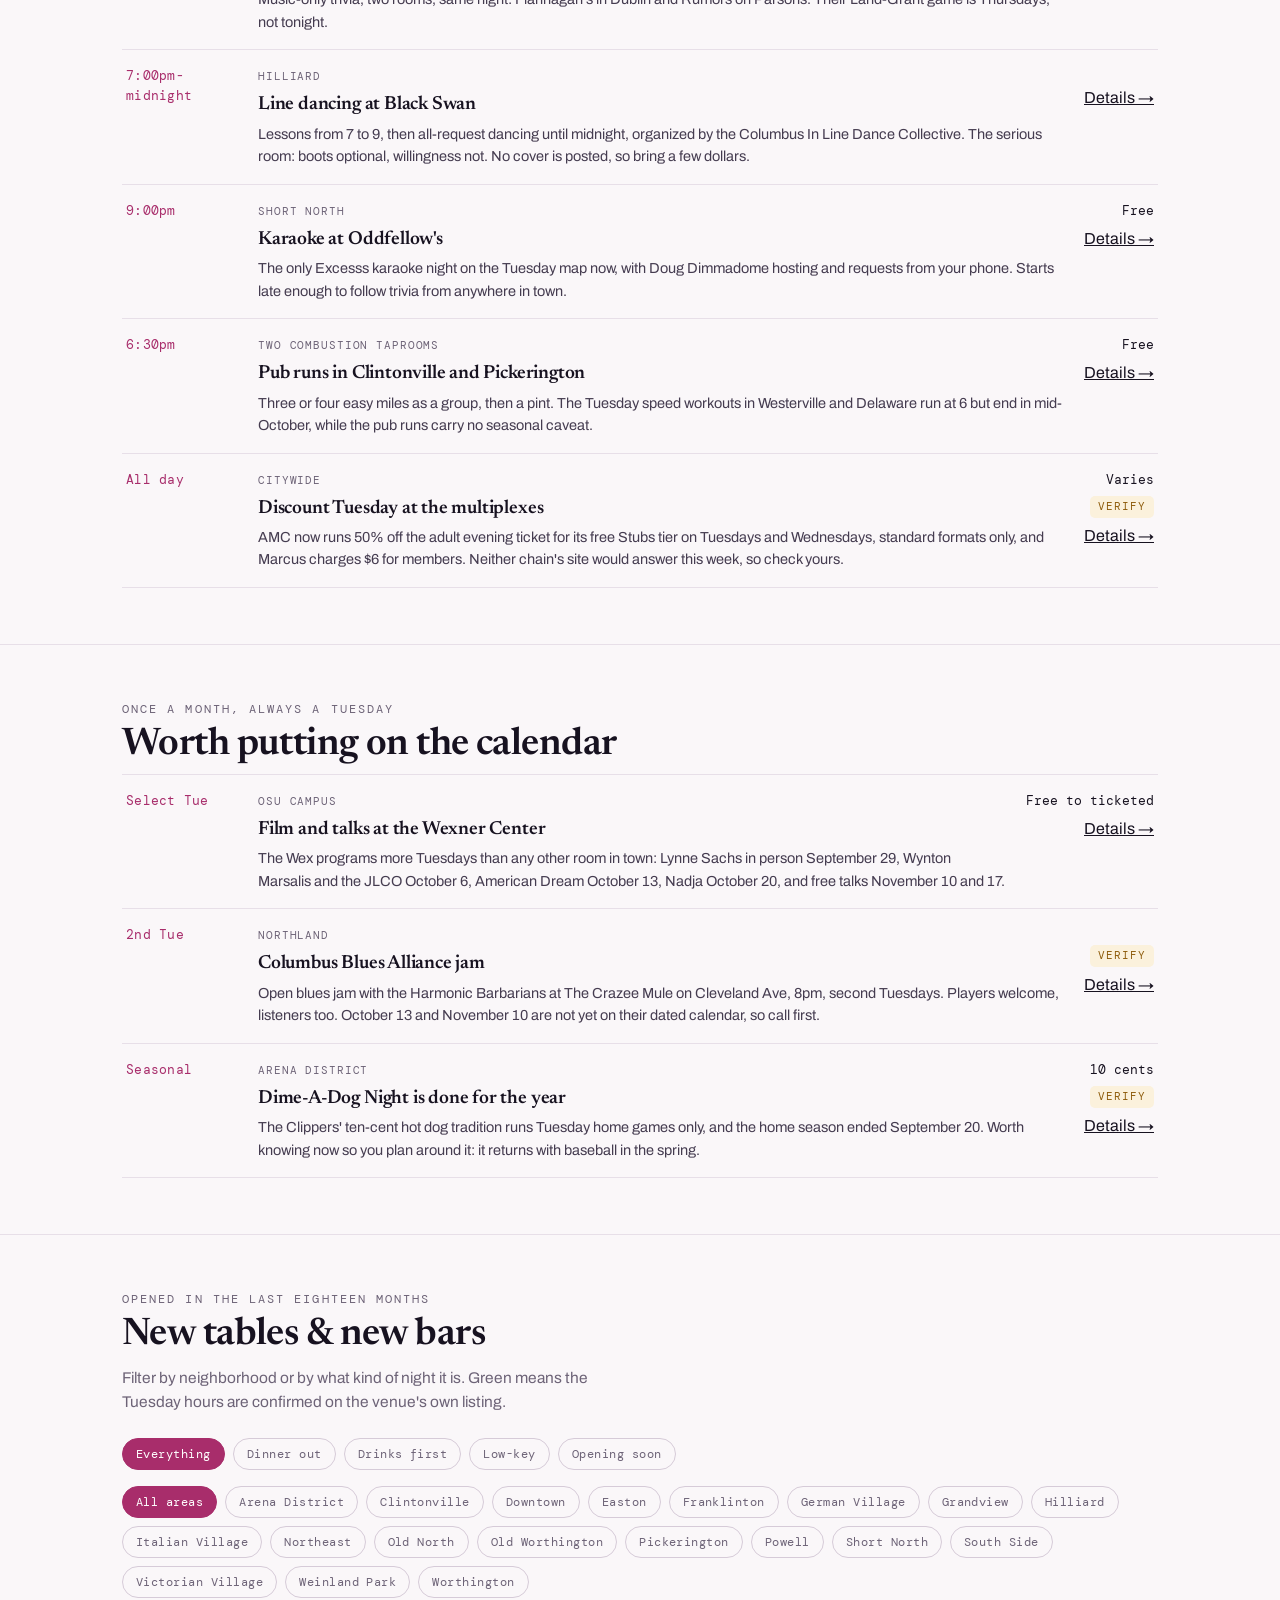
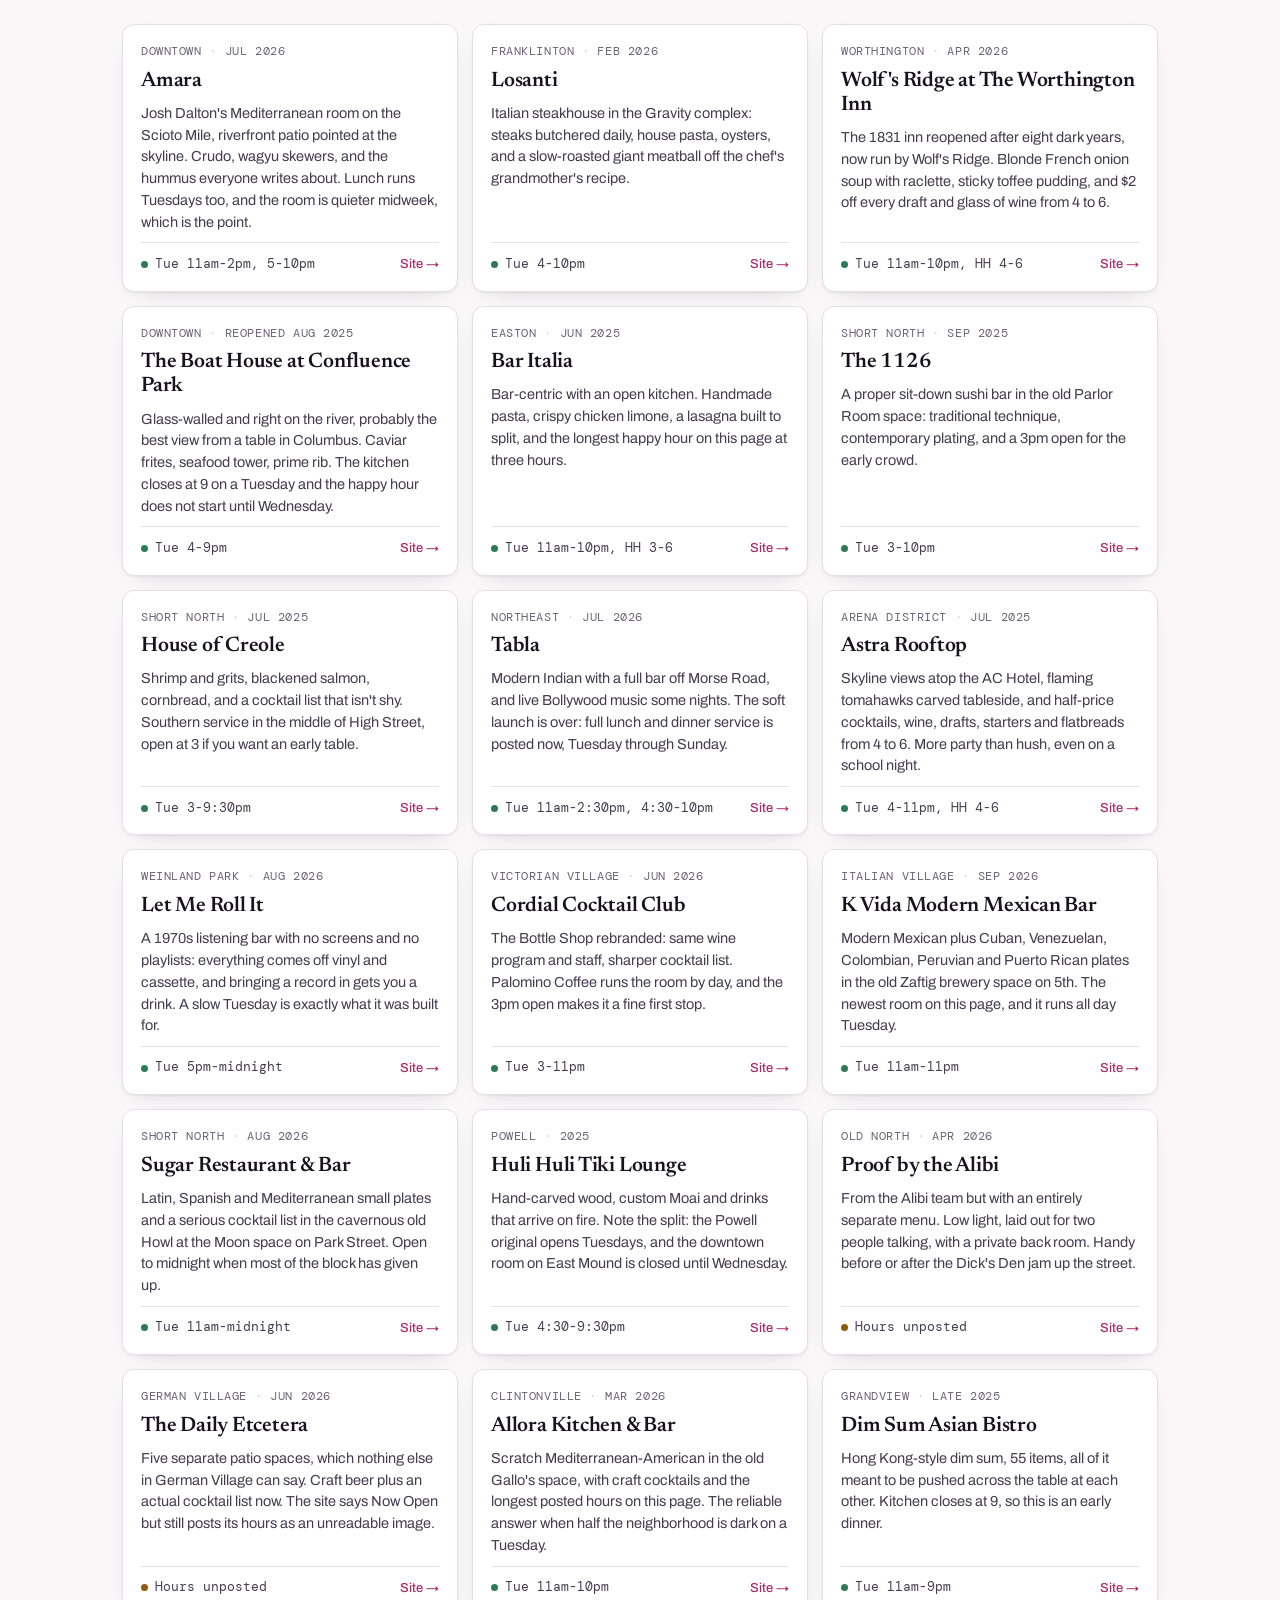
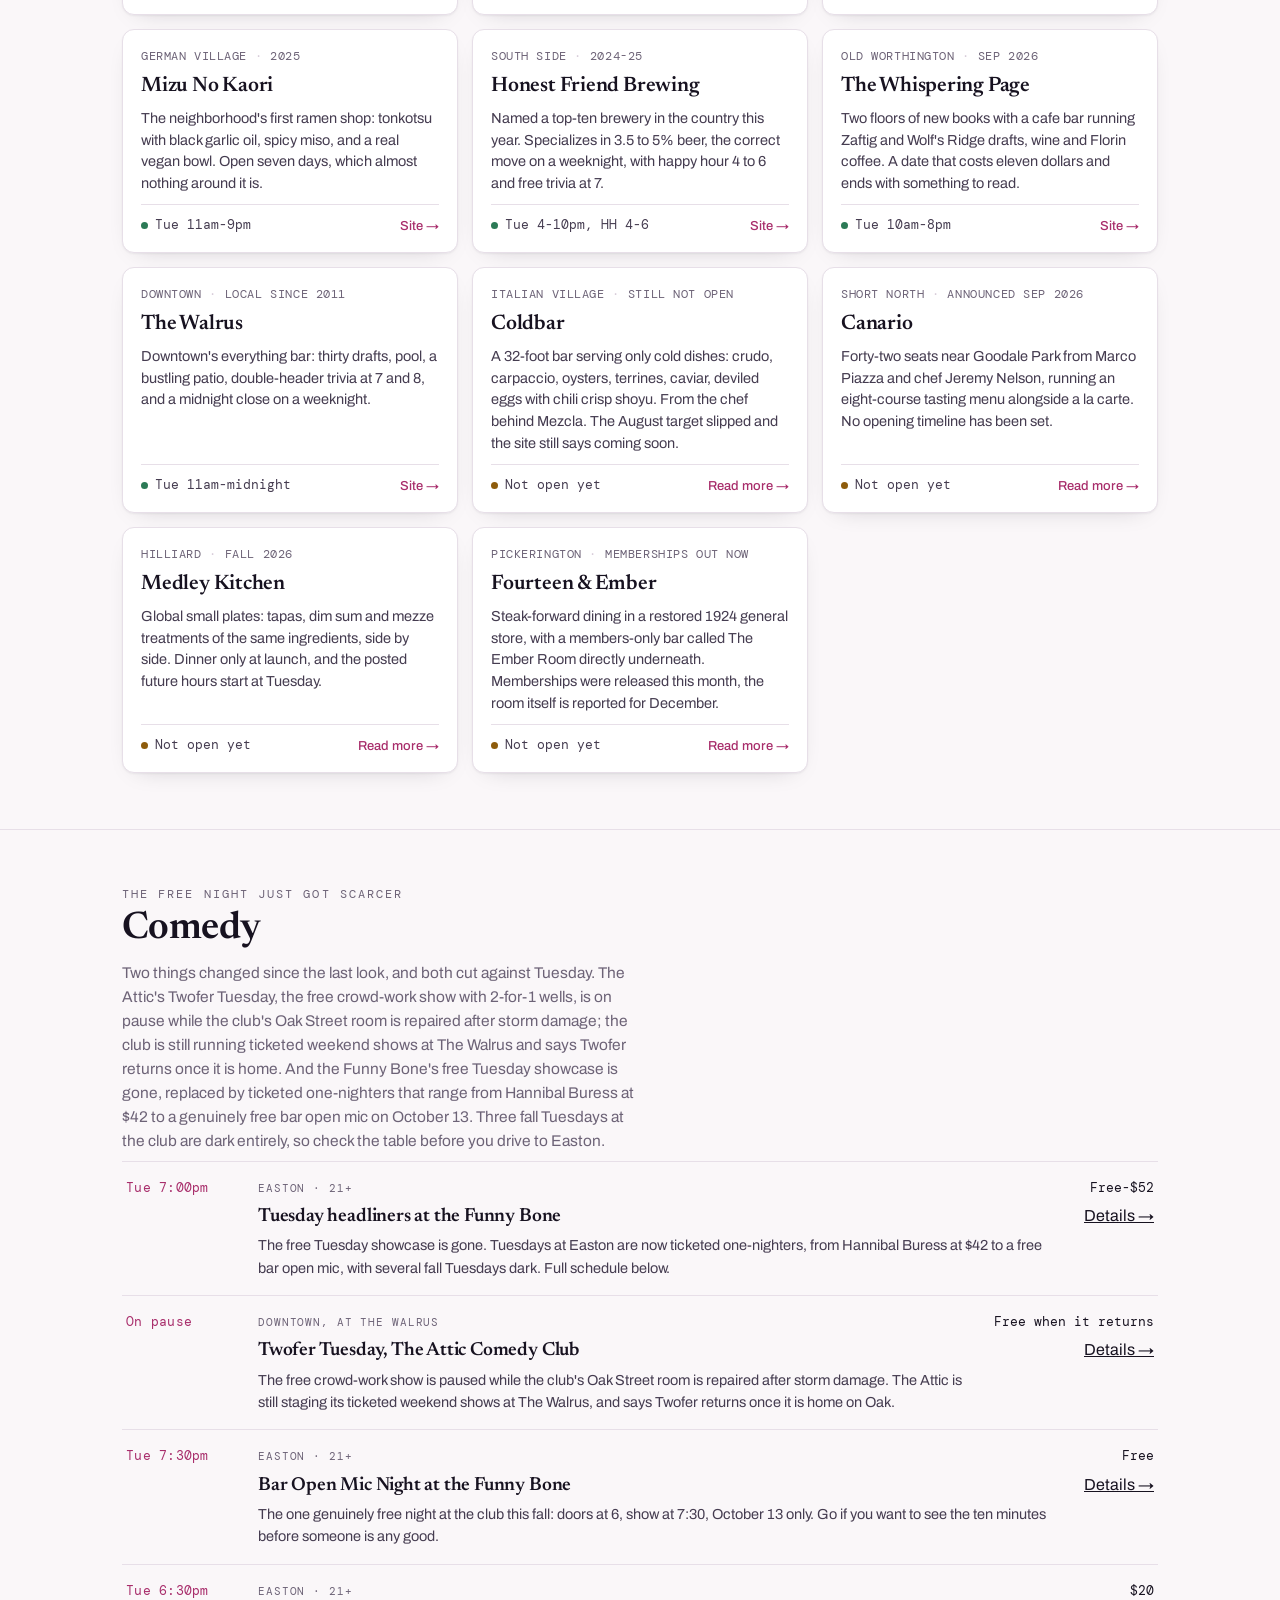
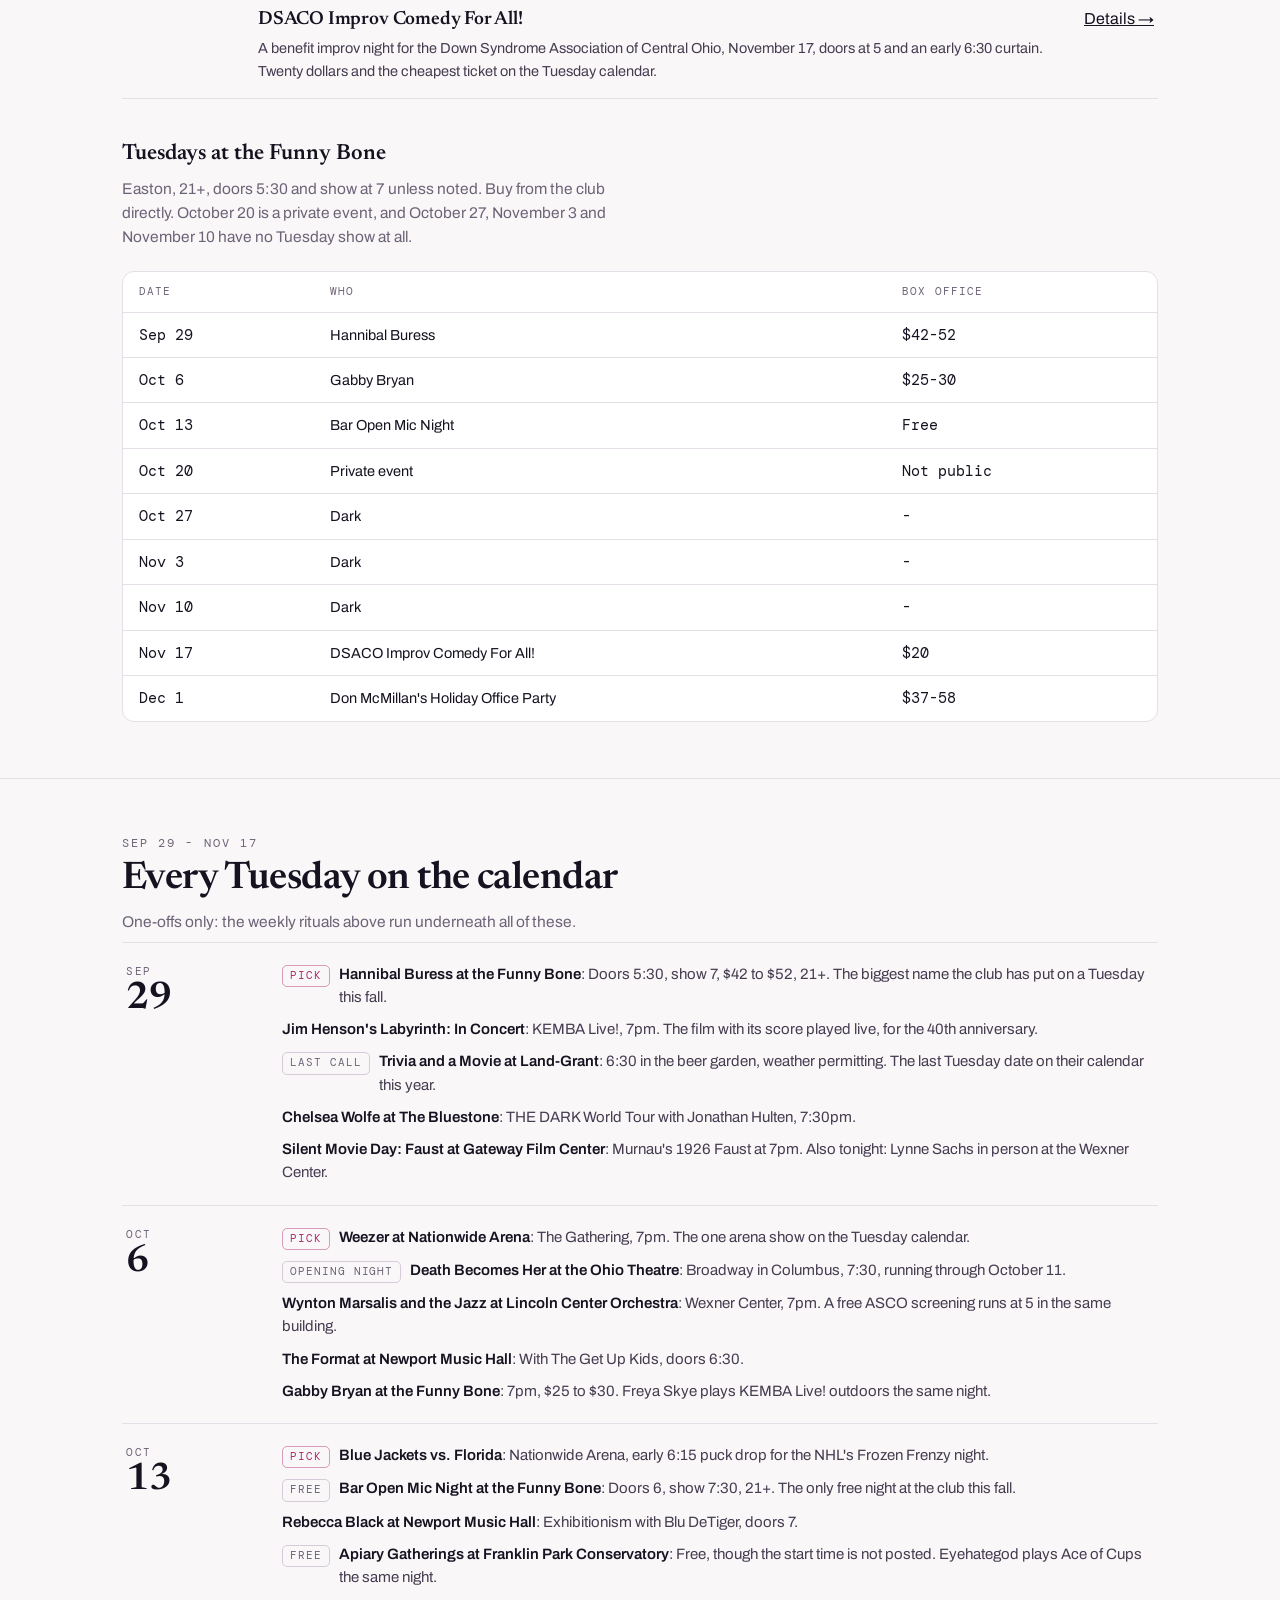
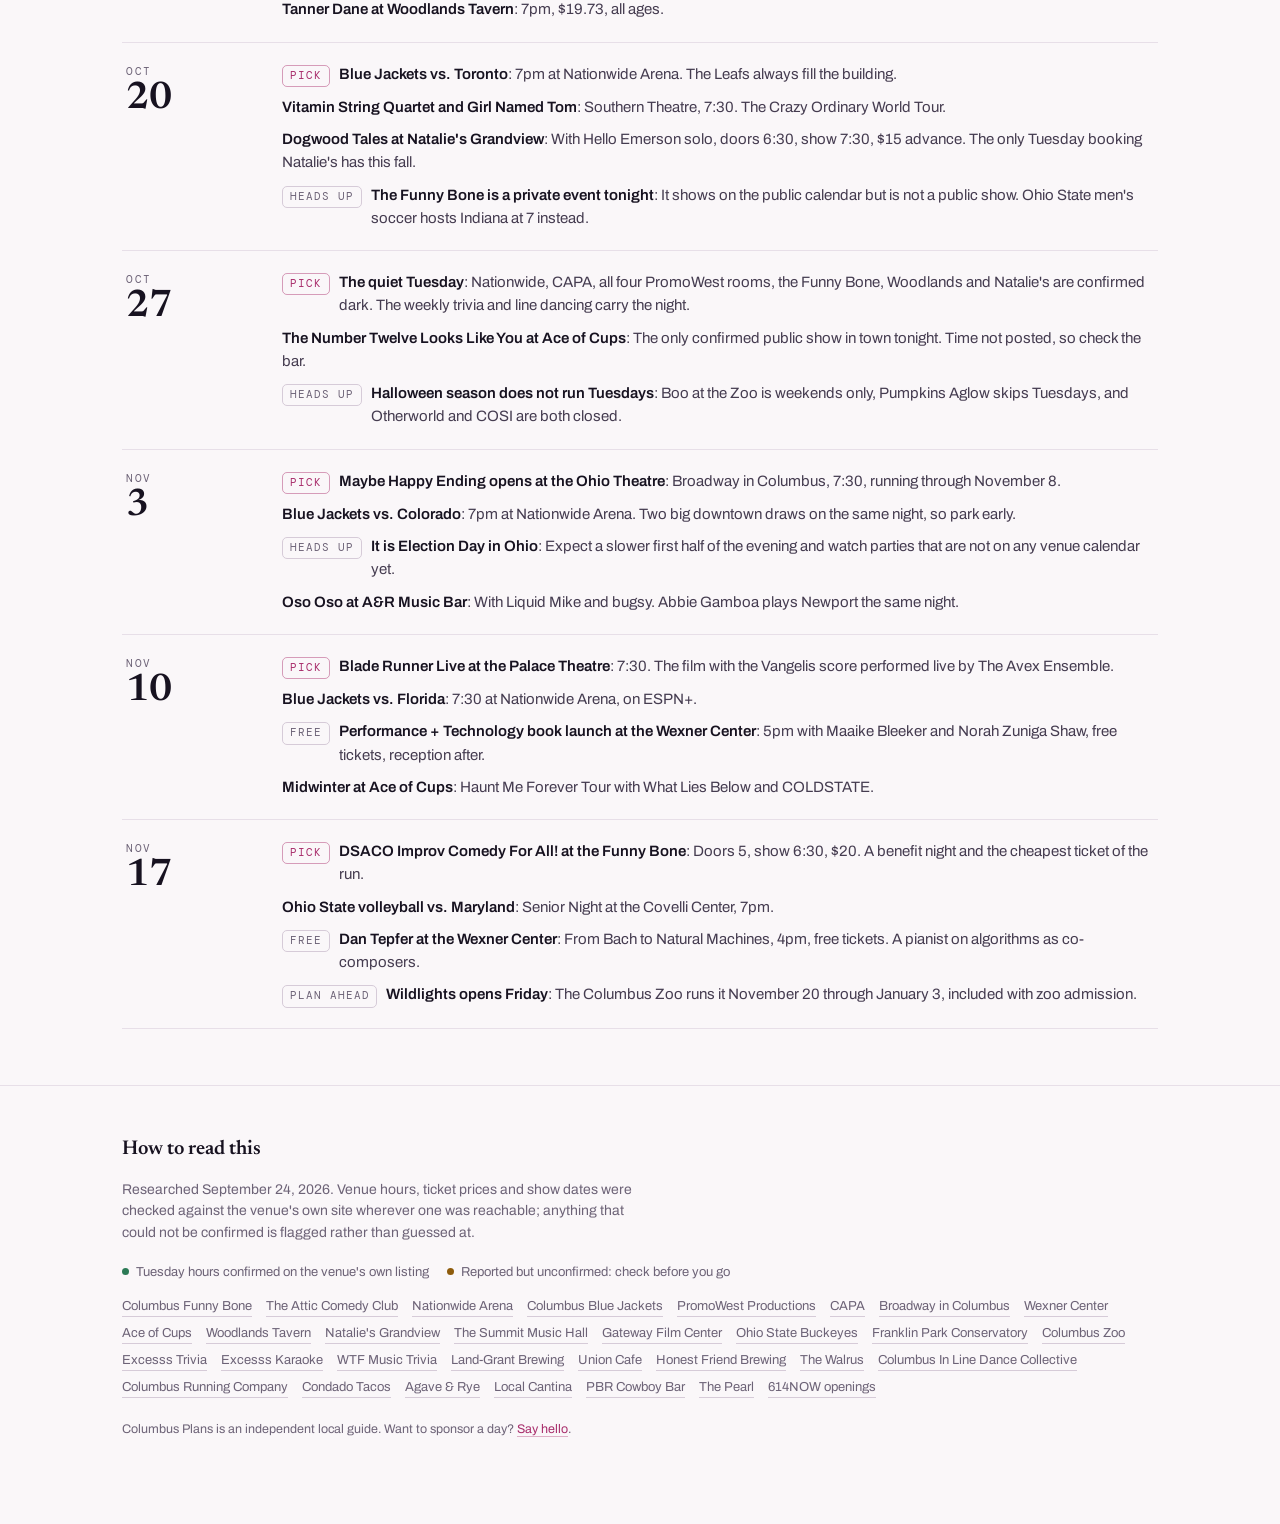
<file: tuesday/index.html>
<!DOCTYPE html>
<html lang="en">
<head>
<meta charset="utf-8">
<meta name="viewport" content="width=device-width, initial-scale=1">
<title>Tuesday plans in Columbus · Columbus Plans</title>
<meta name="description" content="What to do in Columbus on a Tuesday: standing weekly rituals, new restaurants and bars, comedy, and every one-off event on the calendar. Refreshed five days ahead.">
<link rel="preconnect" href="https://fonts.googleapis.com">
<link rel="preconnect" href="https://fonts.gstatic.com" crossorigin>
<link rel="stylesheet" href="https://fonts.googleapis.com/css2?family=Newsreader:ital,opsz,wght@0,6..72,400;0,6..72,600;1,6..72,400;1,6..72,600&family=Archivo:wght@400;500;600&family=DM+Mono:wght@400;500&display=swap">
<link rel="stylesheet" href="../styles.css">
</head>
<body>
<div class="topbar"><div class="wrap">
  <a class="mark" href="../" style="text-decoration:none">Columbus Plans</a>
  <nav class="dayswitch" id="dayswitch"></nav>
  <nav class="navlinks">
    <a href="#weekly">Every week</a>
    <a href="#new">New tables</a>
    <a href="#comedy">Comedy</a>
    <a href="#calendar">Calendar</a>
    <a href="../patios/">Patios</a>
  </nav>
</div></div>

<header class="hero"><div class="wrap">
  <div class="eyebrow">Columbus Plans · one link for every day of the week</div>
  <h1 id="heroTitle"></h1>
  <p class="lede" id="heroLede"></p>
  <div class="strip" id="strip"></div>
  <p class="sub" style="margin-top:14px">Hours and specials drift. Anything marked <span class="tag warn">verify</span> is worth a call or an Instagram check before you drive.</p>
</div></header>

<section id="pick"><div class="wrap">
  <div class="shead"><div></div></div>
  <div class="spinner">
    <p class="out" id="plan">Press the button and stop negotiating.</p>
    <button class="btn" id="spin">Make us a plan</button>
  </div>
</div></section>

<section id="weekly"><div class="wrap">
  <div class="shead"><div></div></div>
  <div class="filters" id="weeklyFilters"></div>
  <div class="rows" id="weeklyRows"></div>
</div></section>

<section id="monthly"><div class="wrap">
  <div class="shead"><div></div></div>
  <div class="rows" id="monthlyRows"></div>
</div></section>

<section id="new"><div class="wrap">
  <div class="shead"><div></div></div>
  <div class="filters" id="placeFilters"></div>
  <div class="grid" id="placeGrid"></div>
  <p class="empty" id="placeEmpty" hidden>Nothing in that combination: try a wider filter.</p>
</div></section>

<section id="comedy"><div class="wrap">
  <div class="shead"><div></div></div>
  <div class="rows" id="comedyRows"></div>
  <div id="headliners">
    <h3 id="hlTitle" style="font-family:Newsreader,Georgia,serif; font-weight:600; font-size:22px; margin:38px 0 0"></h3>
    <p class="sub" id="hlNote" style="margin-top:6px"></p>
    <div class="tablewrap"><table>
      <thead><tr><th>Date</th><th>Who</th><th>Box office</th></tr></thead>
      <tbody id="hlBody"></tbody>
    </table></div>
  </div>
</div></section>

<section id="calendar"><div class="wrap">
  <div class="shead"><div></div></div>
  <div class="cal" id="cal"></div>
</div></section>

<footer><div class="wrap">
  <h3>How to read this</h3>
  <p id="researched"></p>
  <div class="legend">
    <span class="item"><span class="dot ok"></span> <span id="legendOk"></span></span>
    <span class="item"><span class="dot warn"></span> Reported but unconfirmed: check before you go</span>
  </div>
  <div class="srcs" id="srcs"></div>
  <p style="margin-top:22px; font-size:12.5px">Columbus Plans is an independent local guide. Want to sponsor a day? <a class="link" href="mailto:matthew@esbrolabs.com">Say hello</a>.</p>
</div></footer>
<script src="../data/tuesday.js"></script>
<script src="../app.js"></script>
</body>
</html>
</file>
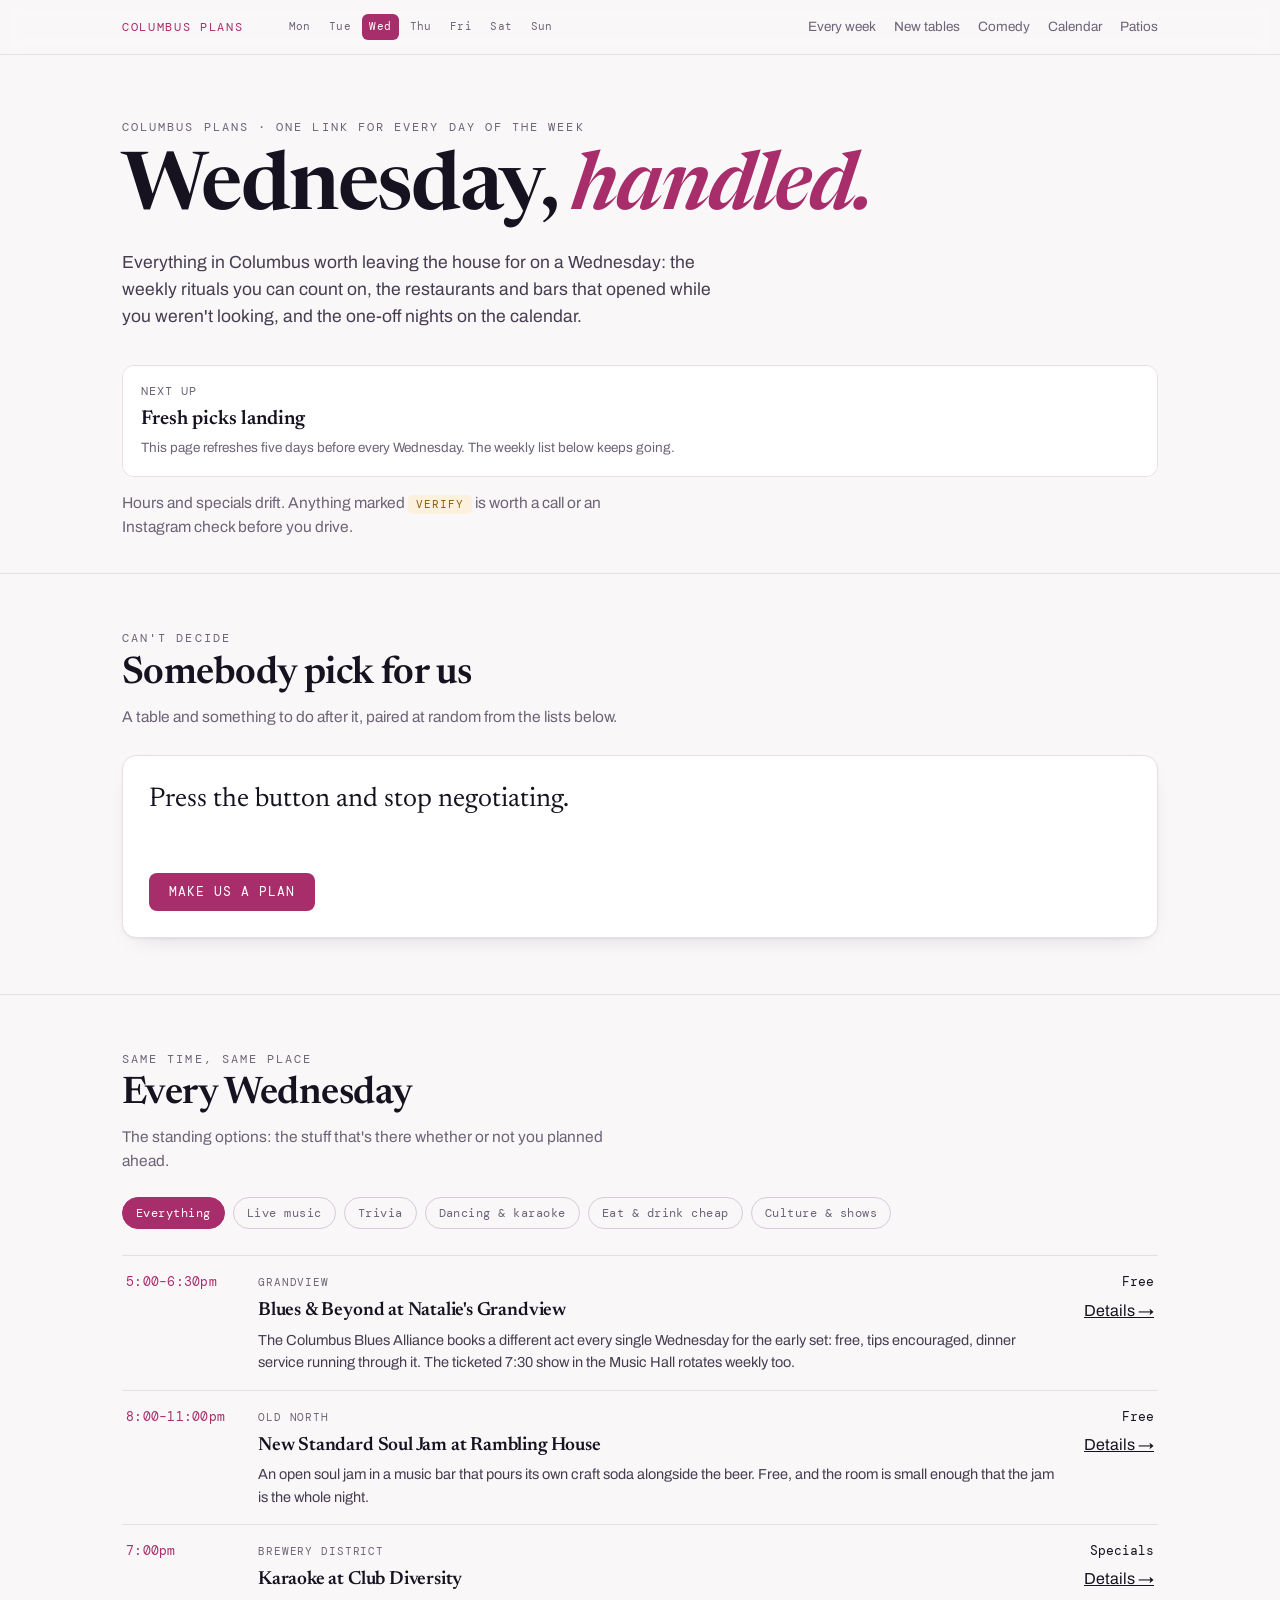
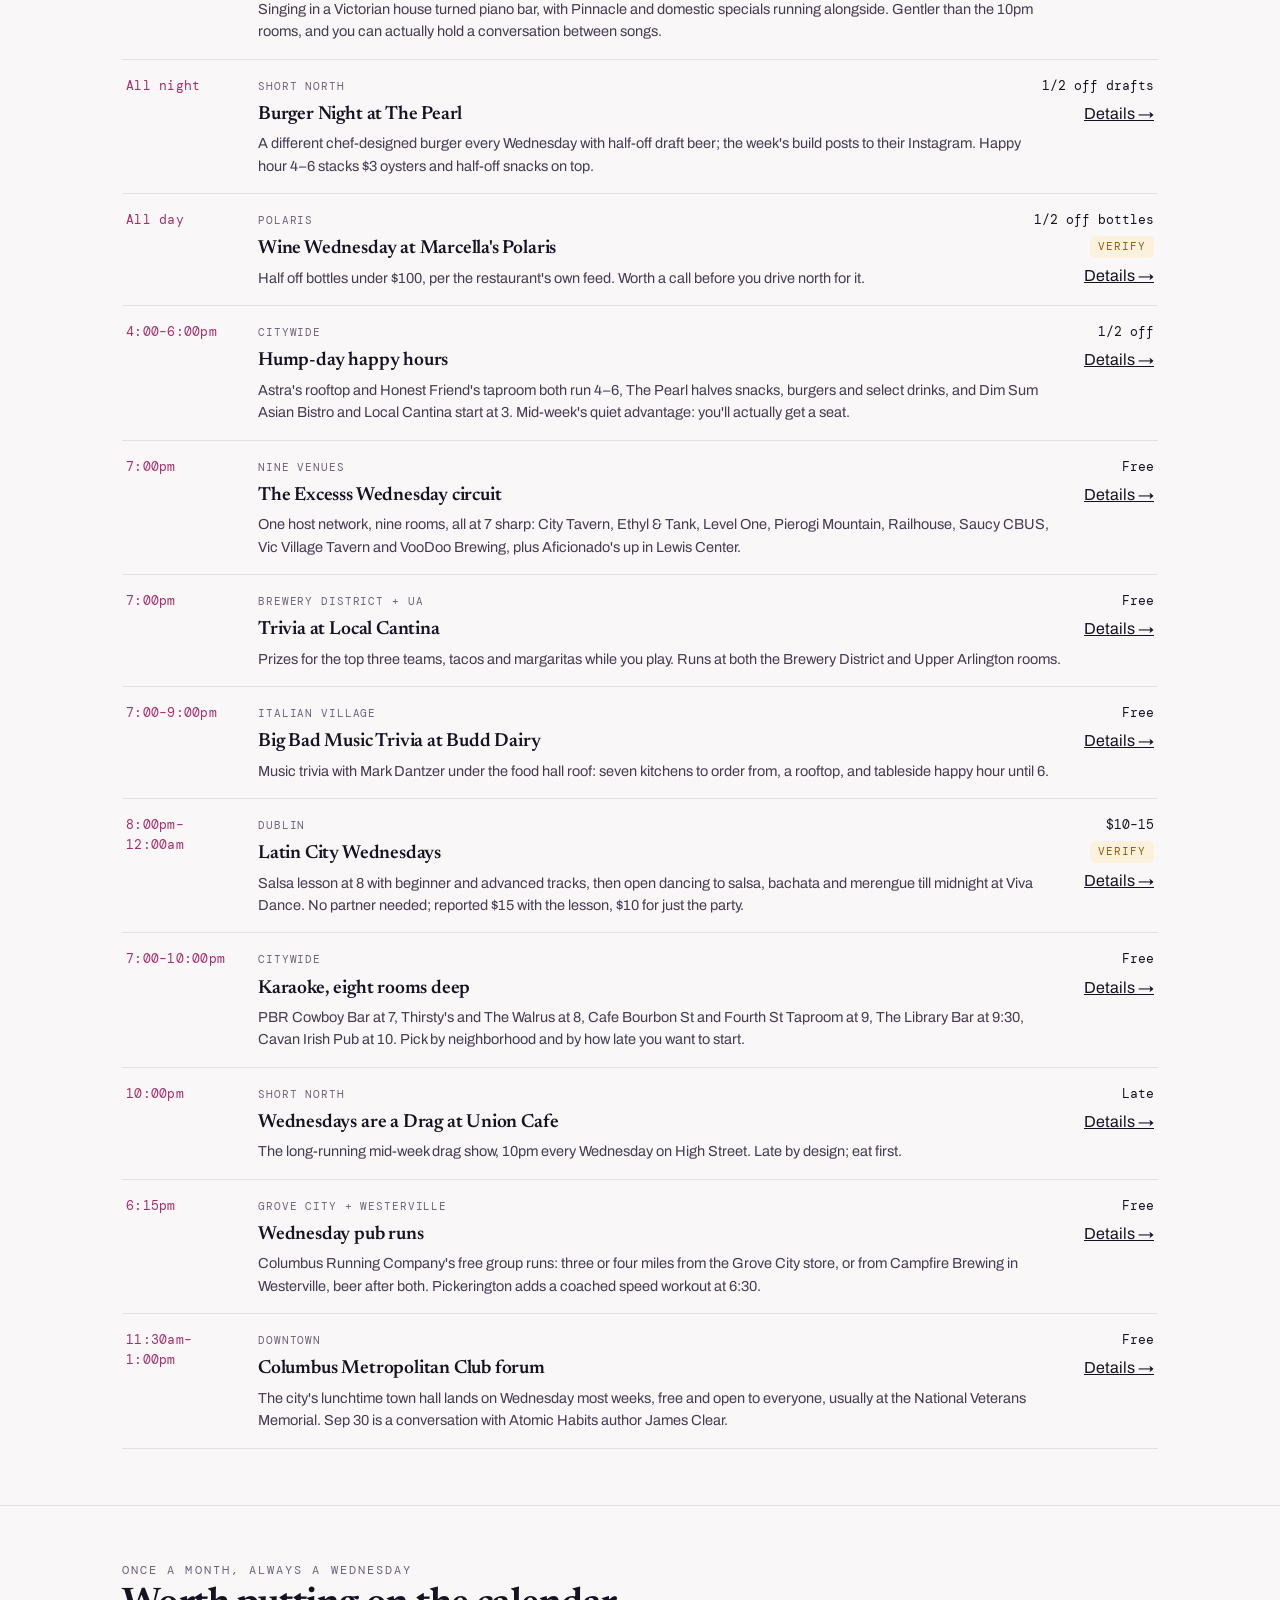
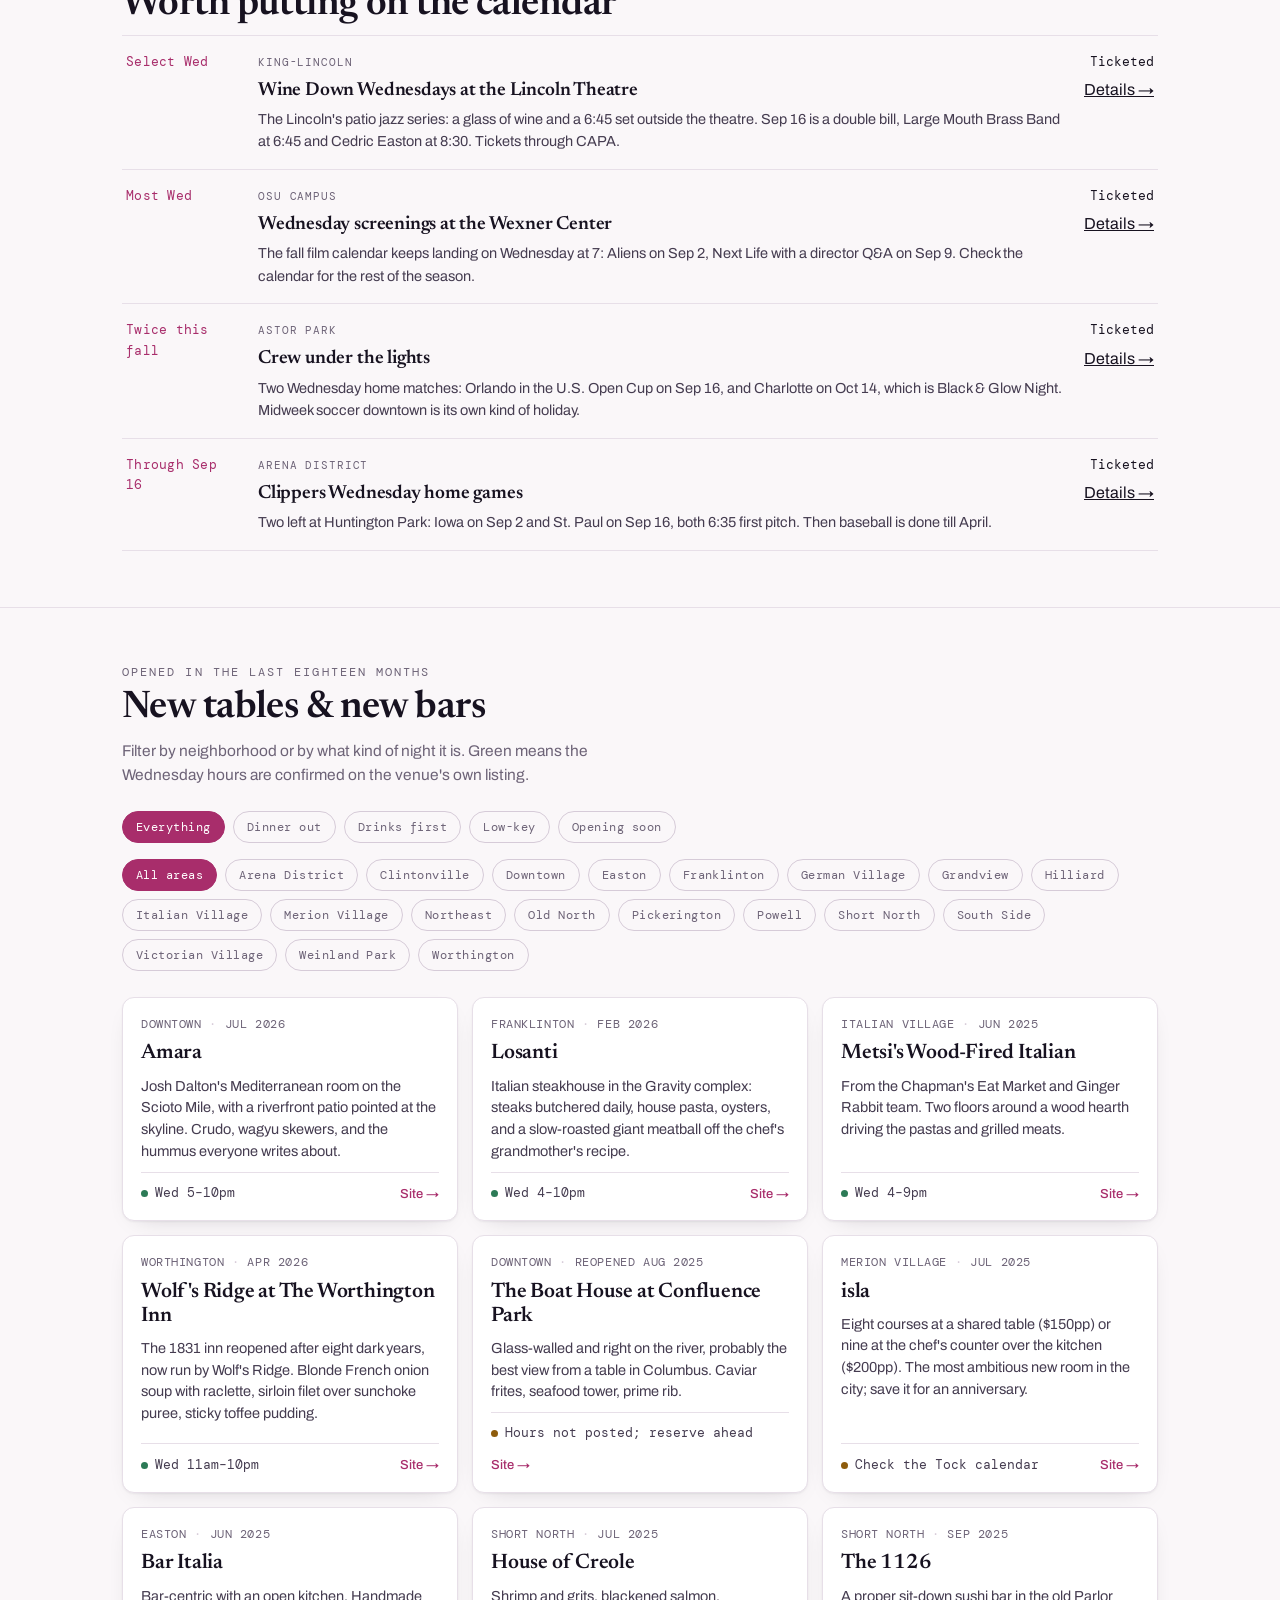
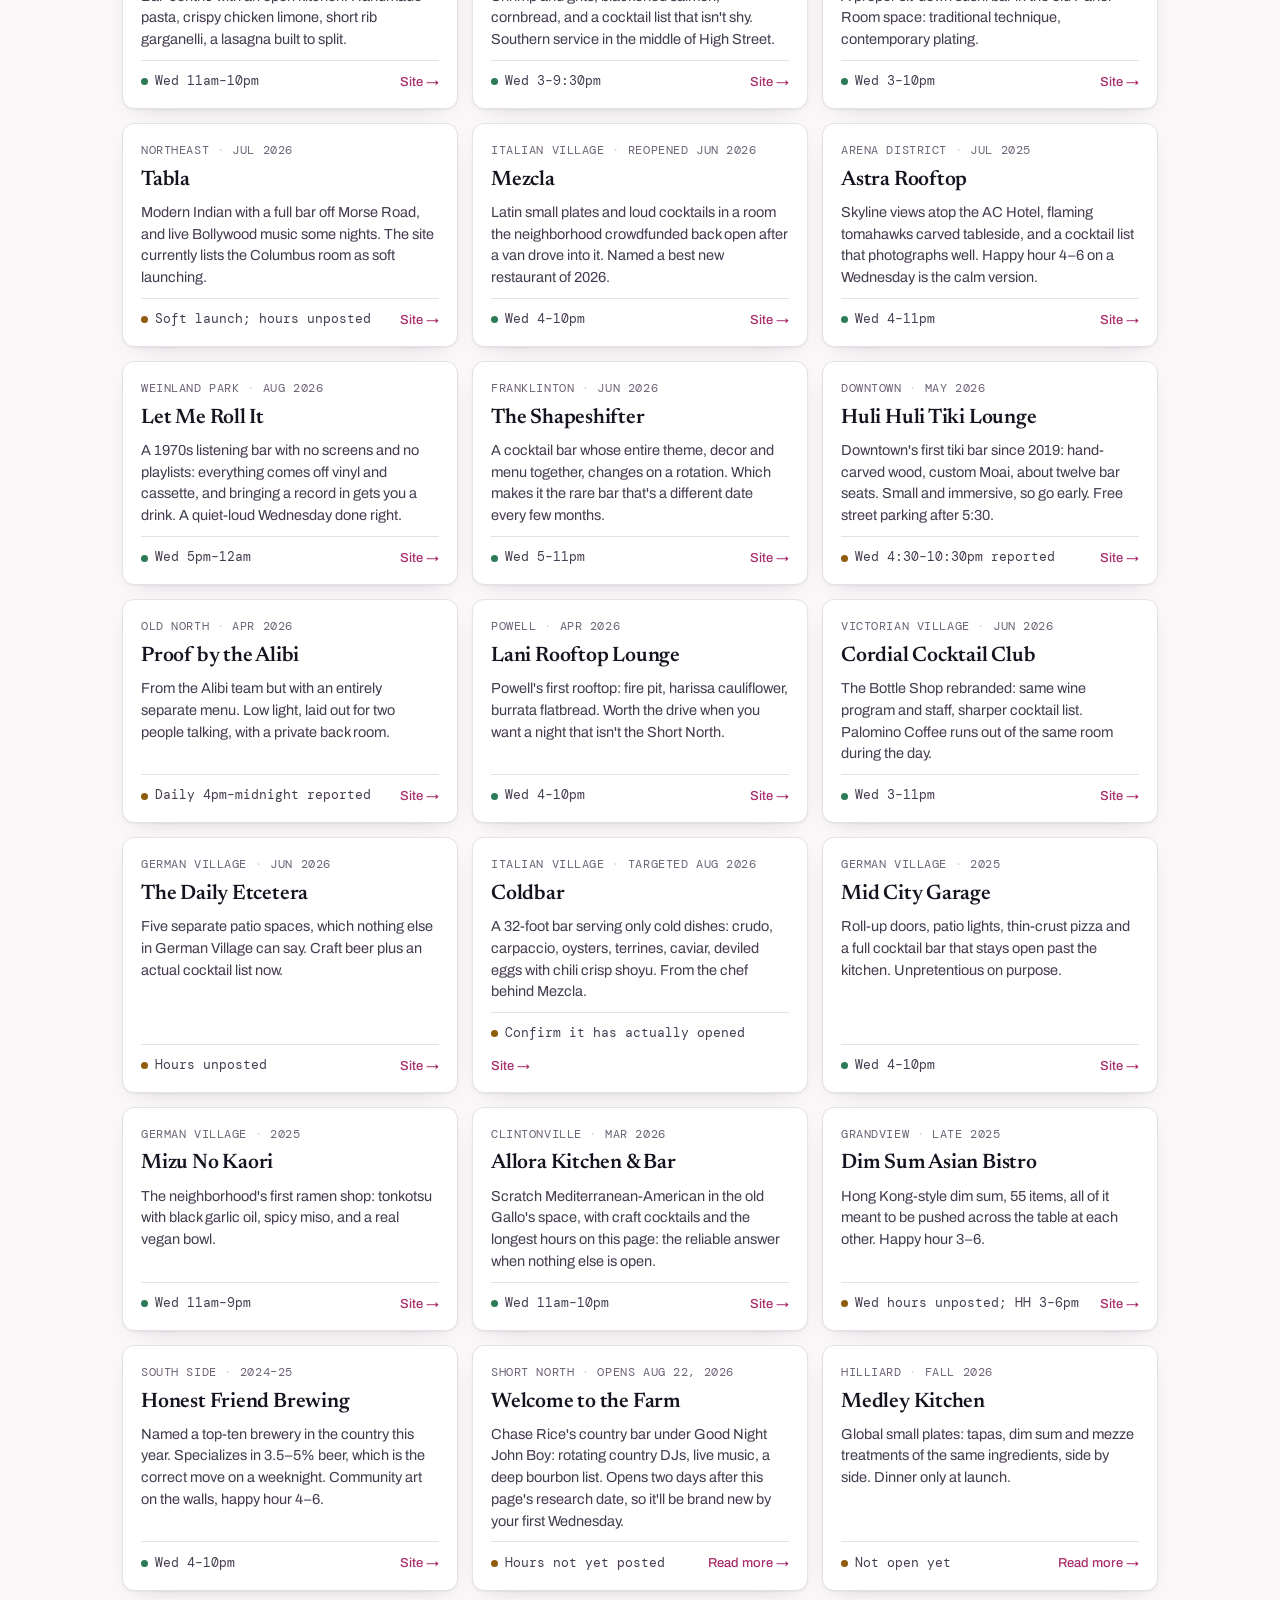
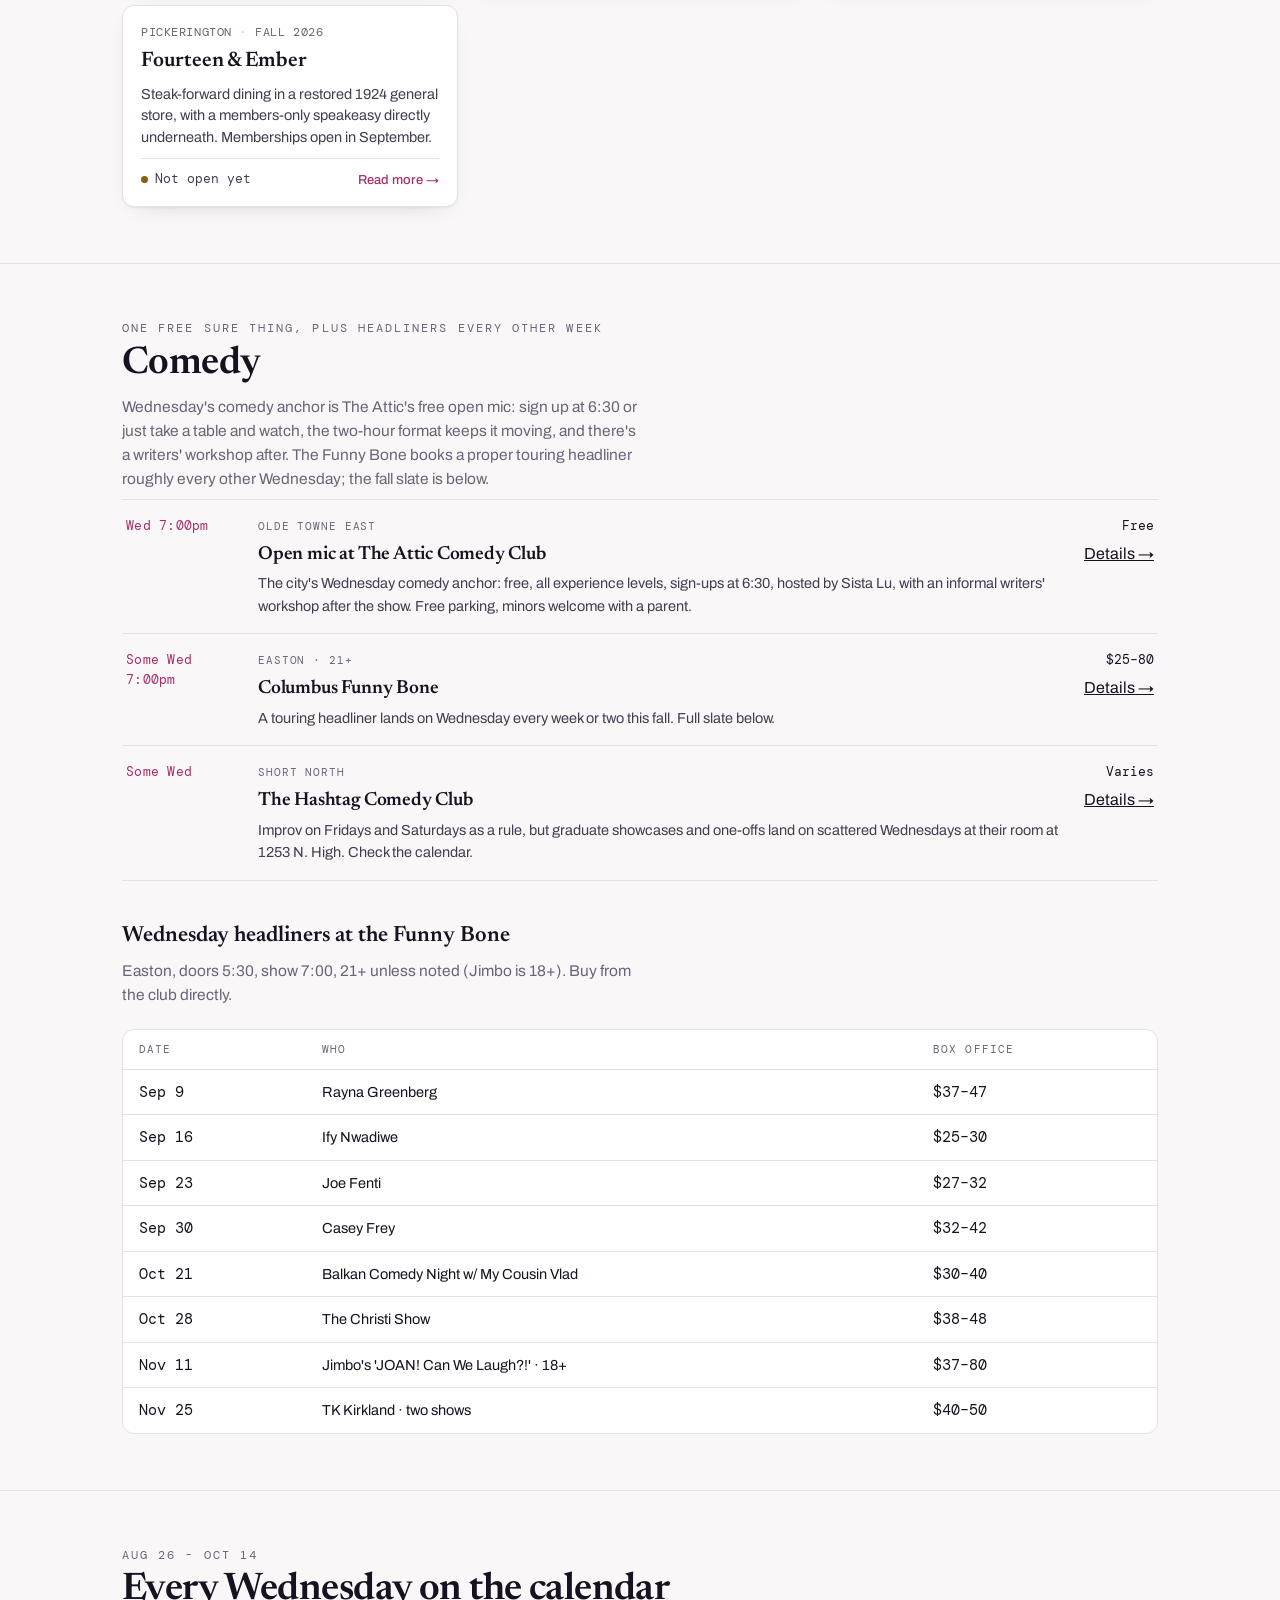
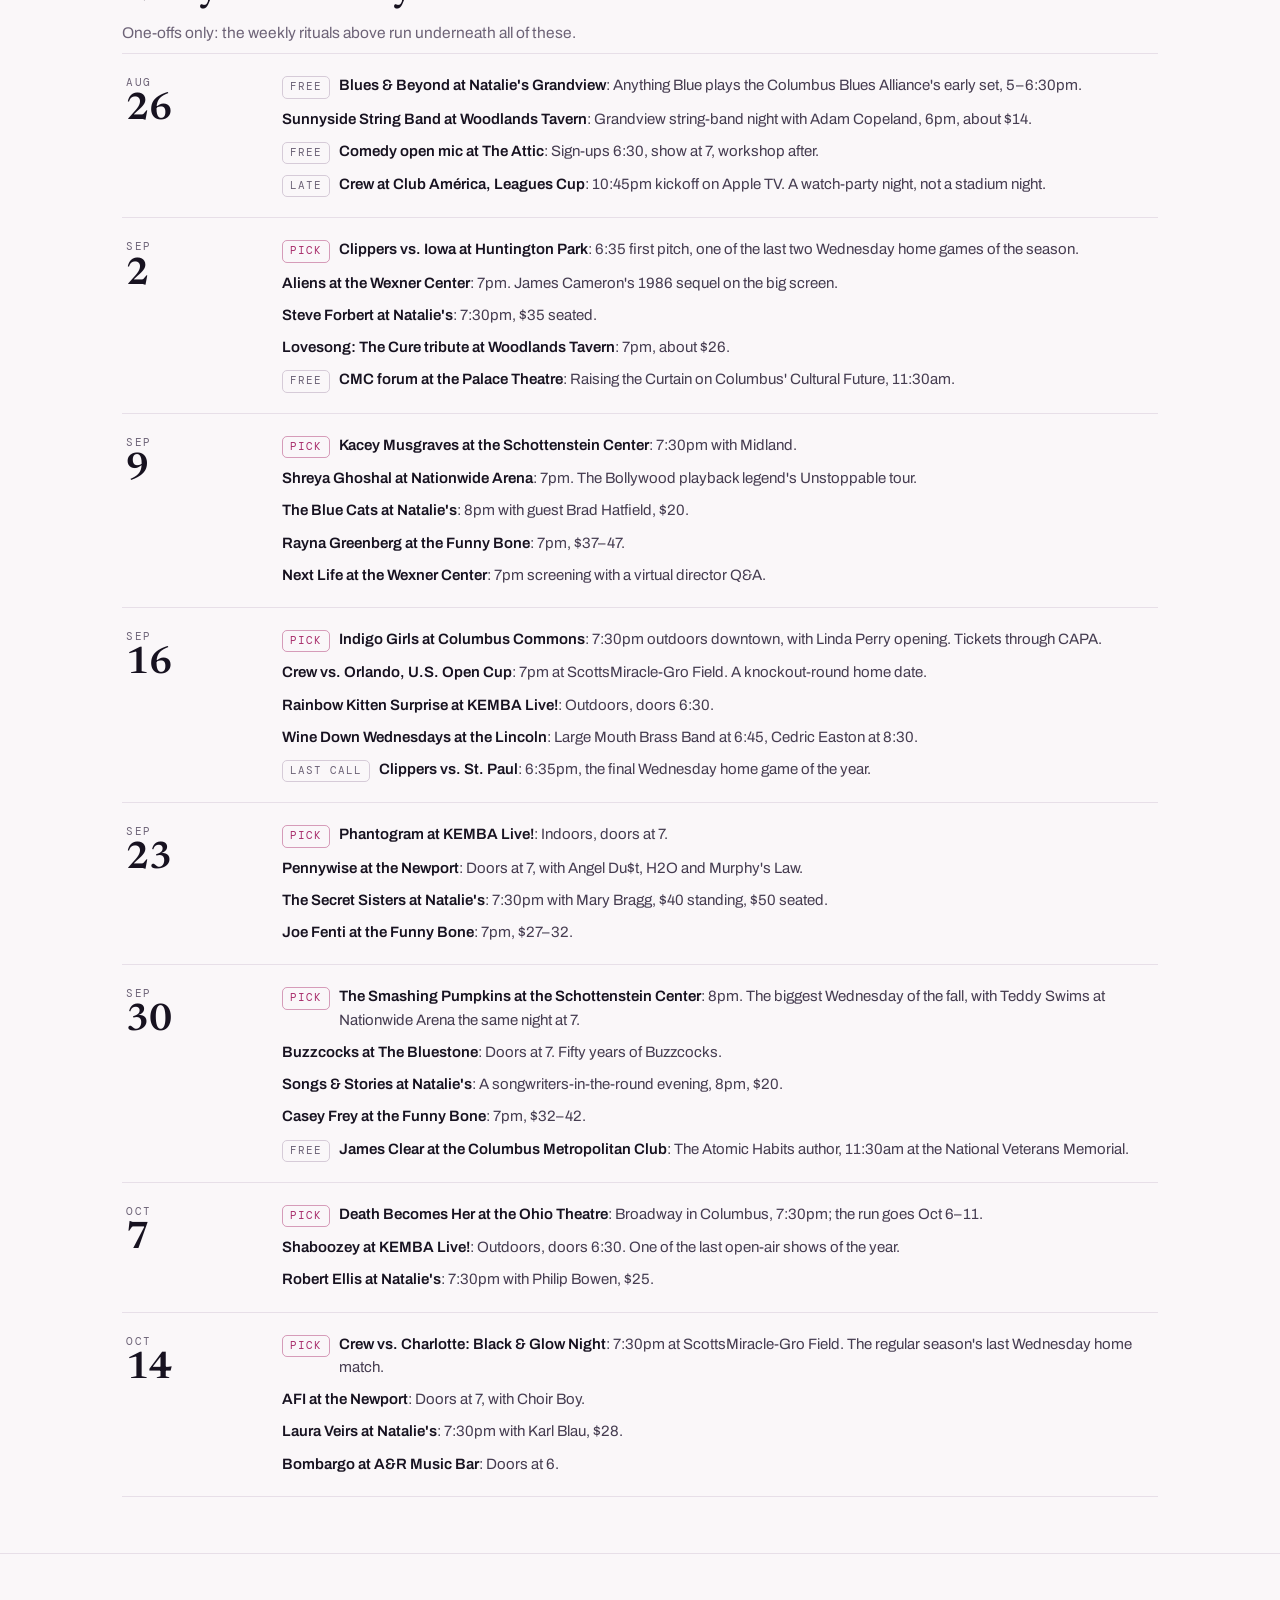
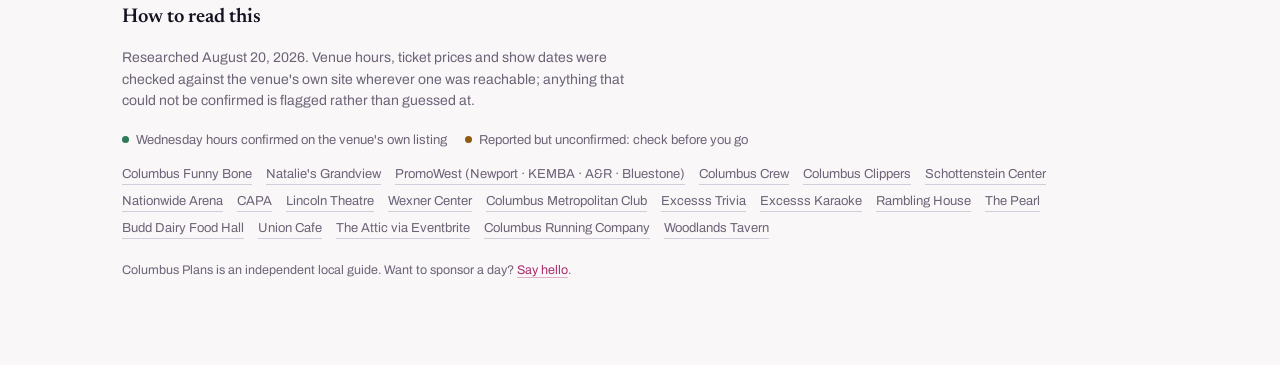
<file: wednesday/index.html>
<!DOCTYPE html>
<html lang="en">
<head>
<meta charset="utf-8">
<meta name="viewport" content="width=device-width, initial-scale=1">
<title>Wednesday plans in Columbus · Columbus Plans</title>
<meta name="description" content="What to do in Columbus on a Wednesday: standing weekly rituals, new restaurants and bars, comedy, and every one-off event on the calendar. Refreshed five days ahead.">
<link rel="preconnect" href="https://fonts.googleapis.com">
<link rel="preconnect" href="https://fonts.gstatic.com" crossorigin>
<link rel="stylesheet" href="https://fonts.googleapis.com/css2?family=Newsreader:ital,opsz,wght@0,6..72,400;0,6..72,600;1,6..72,400;1,6..72,600&family=Archivo:wght@400;500;600&family=DM+Mono:wght@400;500&display=swap">
<link rel="stylesheet" href="../styles.css">
</head>
<body>
<div class="topbar"><div class="wrap">
  <a class="mark" href="../" style="text-decoration:none">Columbus Plans</a>
  <nav class="dayswitch" id="dayswitch"></nav>
  <nav class="navlinks">
    <a href="#weekly">Every week</a>
    <a href="#new">New tables</a>
    <a href="#comedy">Comedy</a>
    <a href="#calendar">Calendar</a>
    <a href="../patios/">Patios</a>
  </nav>
</div></div>

<header class="hero"><div class="wrap">
  <div class="eyebrow">Columbus Plans · one link for every day of the week</div>
  <h1 id="heroTitle"></h1>
  <p class="lede" id="heroLede"></p>
  <div class="strip" id="strip"></div>
  <p class="sub" style="margin-top:14px">Hours and specials drift. Anything marked <span class="tag warn">verify</span> is worth a call or an Instagram check before you drive.</p>
</div></header>

<section id="pick"><div class="wrap">
  <div class="shead"><div></div></div>
  <div class="spinner">
    <p class="out" id="plan">Press the button and stop negotiating.</p>
    <button class="btn" id="spin">Make us a plan</button>
  </div>
</div></section>

<section id="weekly"><div class="wrap">
  <div class="shead"><div></div></div>
  <div class="filters" id="weeklyFilters"></div>
  <div class="rows" id="weeklyRows"></div>
</div></section>

<section id="monthly"><div class="wrap">
  <div class="shead"><div></div></div>
  <div class="rows" id="monthlyRows"></div>
</div></section>

<section id="new"><div class="wrap">
  <div class="shead"><div></div></div>
  <div class="filters" id="placeFilters"></div>
  <div class="grid" id="placeGrid"></div>
  <p class="empty" id="placeEmpty" hidden>Nothing in that combination: try a wider filter.</p>
</div></section>

<section id="comedy"><div class="wrap">
  <div class="shead"><div></div></div>
  <div class="rows" id="comedyRows"></div>
  <div id="headliners">
    <h3 id="hlTitle" style="font-family:Newsreader,Georgia,serif; font-weight:600; font-size:22px; margin:38px 0 0"></h3>
    <p class="sub" id="hlNote" style="margin-top:6px"></p>
    <div class="tablewrap"><table>
      <thead><tr><th>Date</th><th>Who</th><th>Box office</th></tr></thead>
      <tbody id="hlBody"></tbody>
    </table></div>
  </div>
</div></section>

<section id="calendar"><div class="wrap">
  <div class="shead"><div></div></div>
  <div class="cal" id="cal"></div>
</div></section>

<footer><div class="wrap">
  <h3>How to read this</h3>
  <p id="researched"></p>
  <div class="legend">
    <span class="item"><span class="dot ok"></span> <span id="legendOk"></span></span>
    <span class="item"><span class="dot warn"></span> Reported but unconfirmed: check before you go</span>
  </div>
  <div class="srcs" id="srcs"></div>
  <p style="margin-top:22px; font-size:12.5px">Columbus Plans is an independent local guide. Want to sponsor a day? <a class="link" href="mailto:matthew@esbrolabs.com">Say hello</a>.</p>
</div></footer>
<script src="../data/wednesday.js"></script>
<script src="../app.js"></script>
</body>
</html>
</file>
<file: styles.css>
:root{
  --ground:#FAF7F9; --surface:#FFFFFF; --surface-2:#F3EEF3;
  --ink:#171220; --ink-2:#453C50; --muted:#6D6377;
  --line:#E7DFE8; --line-2:#D6CBD8;
  --accent:#A82D6B; --accent-ink:#FFFFFF; --accent-wash:#FBEDF4;
  --ok:#2C7A56; --ok-wash:#E7F4EE;
  --warn:#8E5C0C; --warn-wash:#FBF1DC;
  --shadow:0 1px 2px rgba(23,18,32,.05), 0 8px 24px -16px rgba(23,18,32,.28);
}
@media (prefers-color-scheme: dark){
  :root:not([data-theme="light"]){
    --ground:#141019; --surface:#1D1825; --surface-2:#251E2F;
    --ink:#F3EEF5; --ink-2:#CFC5D6; --muted:#A196AD;
    --line:#302838; --line-2:#3D3347;
    --accent:#FF74B4; --accent-ink:#1B0F16; --accent-wash:#2C1A26;
    --ok:#6ED3A5; --ok-wash:#16281F;
    --warn:#E9B65E; --warn-wash:#2B2113;
    --shadow:0 1px 2px rgba(0,0,0,.4), 0 10px 30px -18px rgba(0,0,0,.8);
  }
}
:root[data-theme="dark"]{
  --ground:#141019; --surface:#1D1825; --surface-2:#251E2F;
  --ink:#F3EEF5; --ink-2:#CFC5D6; --muted:#A196AD;
  --line:#302838; --line-2:#3D3347;
  --accent:#FF74B4; --accent-ink:#1B0F16; --accent-wash:#2C1A26;
  --ok:#6ED3A5; --ok-wash:#16281F;
  --warn:#E9B65E; --warn-wash:#2B2113;
  --shadow:0 1px 2px rgba(0,0,0,.4), 0 10px 30px -18px rgba(0,0,0,.8);
}
*{box-sizing:border-box}
body{
  margin:0; background:var(--ground); color:var(--ink);
  font-family:"Archivo","Helvetica Neue",Arial,sans-serif;
  font-size:16px; line-height:1.55; -webkit-font-smoothing:antialiased;
}
.wrap{max-width:1080px; margin:0 auto; padding:0 22px}
a{color:inherit}
a.link{color:var(--accent); text-decoration:none; border-bottom:1px solid color-mix(in srgb, var(--accent) 35%, transparent)}
a.link:hover{border-bottom-color:var(--accent)}
:focus-visible{outline:2px solid var(--accent); outline-offset:2px; border-radius:3px}

/* ---------- top bar ---------- */
.topbar{
  position:sticky; top:0; z-index:20; background:color-mix(in srgb, var(--ground) 88%, transparent);
  backdrop-filter:blur(10px); border-bottom:1px solid var(--line);
}
.topbar .wrap{display:flex; align-items:center; gap:20px; height:54px; overflow-x:auto; scrollbar-width:none}
.topbar .wrap::-webkit-scrollbar{display:none}
.mark{font-family:"DM Mono",ui-monospace,monospace; font-size:12px; letter-spacing:.14em; text-transform:uppercase; color:var(--accent); white-space:nowrap}
.navlinks{display:flex; gap:18px; margin-left:auto}
.navlinks a{font-size:13.5px; color:var(--muted); text-decoration:none; white-space:nowrap}
.navlinks a:hover{color:var(--ink)}

/* ---------- hero ---------- */
.hero{padding:64px 0 34px; border-bottom:1px solid var(--line)}
.eyebrow{font-family:"DM Mono",ui-monospace,monospace; font-size:11.5px; letter-spacing:.18em; text-transform:uppercase; color:var(--muted)}
h1{
  font-family:"Newsreader",Georgia,serif; font-weight:600; font-size:clamp(44px,7.5vw,80px);
  line-height:.98; letter-spacing:-.02em; margin:14px 0 0; text-wrap:balance;
}
h1 em{font-style:italic; color:var(--accent)}
.lede{max-width:60ch; margin:20px 0 0; font-size:17.5px; color:var(--ink-2)}

/* ---------- next thursdays strip ---------- */
.strip{display:grid; grid-template-columns:repeat(auto-fit,minmax(210px,1fr)); gap:1px; background:var(--line);
  border:1px solid var(--line); border-radius:12px; overflow:hidden; margin:34px 0 6px}
.strip .cell{background:var(--surface); padding:16px 18px 18px; display:flex; flex-direction:column; gap:7px}
.strip .cell.now{background:var(--accent-wash)}
.cell .d{font-family:"DM Mono",ui-monospace,monospace; font-size:12px; letter-spacing:.08em; text-transform:uppercase; color:var(--muted)}
.cell.now .d{color:var(--accent)}
.cell .h{font-family:"Newsreader",Georgia,serif; font-size:20px; line-height:1.2; font-weight:600}
.cell .s{font-size:13.5px; color:var(--muted); line-height:1.45}

/* ---------- sections ---------- */
section{padding:56px 0; border-bottom:1px solid var(--line); scroll-margin-top:54px}
.shead{display:flex; align-items:flex-end; justify-content:space-between; gap:24px; flex-wrap:wrap; margin-bottom:8px}
h2{font-family:"Newsreader",Georgia,serif; font-weight:600; font-size:clamp(28px,4vw,38px); line-height:1.08; margin:6px 0 0; letter-spacing:-.015em}
.sub{max-width:58ch; color:var(--muted); font-size:15.5px; margin:10px 0 0}

/* ---------- filters ---------- */
.filters{display:flex; flex-wrap:wrap; gap:8px; margin:24px 0 26px}
.chip{
  font-family:"DM Mono",ui-monospace,monospace; font-size:12px; letter-spacing:.04em;
  padding:7px 13px; border-radius:999px; border:1px solid var(--line-2); background:transparent;
  color:var(--muted); cursor:pointer; transition:.15s;
}
.chip:hover{color:var(--ink); border-color:var(--ink-2)}
.chip[aria-pressed="true"]{background:var(--accent); border-color:var(--accent); color:var(--accent-ink)}

/* ---------- cards ---------- */
.grid{display:grid; grid-template-columns:repeat(auto-fill,minmax(288px,1fr)); gap:14px}
.card{
  background:var(--surface); border:1px solid var(--line); border-radius:12px; padding:18px 18px 16px;
  display:flex; flex-direction:column; gap:9px; box-shadow:var(--shadow);
}
.card h3{font-family:"Newsreader",Georgia,serif; font-size:21px; font-weight:600; line-height:1.15; margin:0; letter-spacing:-.01em}
.meta{font-family:"DM Mono",ui-monospace,monospace; font-size:11.5px; letter-spacing:.05em; text-transform:uppercase; color:var(--muted); display:flex; flex-wrap:wrap; gap:8px}
.meta span:not(:last-child)::after{content:" ·"; color:var(--line-2)}
.card p{margin:0; font-size:14.5px; color:var(--ink-2); line-height:1.5}
.card .foot{margin-top:auto; padding-top:11px; border-top:1px solid var(--line); display:flex; align-items:center; justify-content:space-between; gap:12px; flex-wrap:wrap}
.hours{font-family:"DM Mono",ui-monospace,monospace; font-size:12.5px; font-variant-numeric:tabular-nums; display:inline-flex; align-items:center; gap:7px; color:var(--ink-2)}
.dot{width:7px; height:7px; border-radius:50%; flex:none}
.dot.ok{background:var(--ok)} .dot.warn{background:var(--warn)}
.tag{font-family:"DM Mono",ui-monospace,monospace; font-size:10.5px; letter-spacing:.09em; text-transform:uppercase; padding:3px 8px; border-radius:5px; white-space:nowrap}
.tag.ok{background:var(--ok-wash); color:var(--ok)}
.tag.warn{background:var(--warn-wash); color:var(--warn)}
.tag.new{background:var(--accent-wash); color:var(--accent)}
.card a.go{font-size:13px; color:var(--accent); text-decoration:none; font-weight:500; white-space:nowrap}
.card a.go:hover{text-decoration:underline}
.empty{color:var(--muted); font-size:15px; padding:22px 0}

/* ---------- ritual rows ---------- */
.rows{display:flex; flex-direction:column; border-top:1px solid var(--line)}
.row{display:grid; grid-template-columns:112px 1fr auto; gap:20px; padding:16px 4px; border-bottom:1px solid var(--line); align-items:baseline}
.row .time{font-family:"DM Mono",ui-monospace,monospace; font-size:13px; color:var(--accent); font-variant-numeric:tabular-nums; letter-spacing:.02em}
.row .body h3{font-family:"Newsreader",Georgia,serif; font-size:19px; font-weight:600; margin:0 0 3px; letter-spacing:-.01em}
.row .body p{margin:0; font-size:14.5px; color:var(--ink-2)}
.row .body .where{font-family:"DM Mono",ui-monospace,monospace; font-size:11px; letter-spacing:.08em; text-transform:uppercase; color:var(--muted); margin-bottom:5px}
.row .side{display:flex; flex-direction:column; align-items:flex-end; gap:6px; text-align:right}
.price{font-family:"DM Mono",ui-monospace,monospace; font-size:13px; white-space:nowrap; font-variant-numeric:tabular-nums}
@media (max-width:640px){
  .row{grid-template-columns:1fr; gap:6px}
  .row .side{align-items:flex-start; text-align:left; flex-direction:row; flex-wrap:wrap}
}

/* ---------- spinner ---------- */
.spinner{background:var(--surface); border:1px solid var(--line); border-radius:14px; padding:26px; margin-top:26px; box-shadow:var(--shadow)}
.spinner .out{font-family:"Newsreader",Georgia,serif; font-size:clamp(20px,3vw,27px); line-height:1.35; margin:0 0 18px; text-wrap:balance; min-height:2.7em}
.spinner .out b{font-weight:600; color:var(--accent); font-style:italic}
.btn{
  font-family:"DM Mono",ui-monospace,monospace; font-size:12.5px; letter-spacing:.08em; text-transform:uppercase;
  background:var(--accent); color:var(--accent-ink); border:0; padding:11px 20px; border-radius:8px; cursor:pointer;
}
.btn:hover{filter:brightness(1.08)}

/* ---------- calendar ---------- */
.cal{display:flex; flex-direction:column; gap:0; border-top:1px solid var(--line)}
.calrow{display:grid; grid-template-columns:132px 1fr; gap:24px; padding:20px 4px; border-bottom:1px solid var(--line)}
.calrow .date{position:sticky; top:70px; align-self:start}
.calrow .date .m{font-family:"DM Mono",ui-monospace,monospace; font-size:11px; letter-spacing:.14em; text-transform:uppercase; color:var(--muted)}
.calrow .date .n{font-family:"Newsreader",Georgia,serif; font-size:38px; line-height:1; font-weight:600; font-variant-numeric:tabular-nums}
.calrow ul{margin:0; padding:0; list-style:none; display:flex; flex-direction:column; gap:9px}
.calrow li{font-size:15px; color:var(--ink-2); display:flex; gap:9px; align-items:baseline; flex-wrap:wrap}
.calrow li b{font-weight:600; color:var(--ink)}
.calrow li > span:last-child{flex:1 1 260px; min-width:0}
.pin{font-family:"DM Mono",ui-monospace,monospace; font-size:10.5px; letter-spacing:.09em; text-transform:uppercase; color:var(--muted); border:1px solid var(--line-2); padding:2px 7px; border-radius:5px; white-space:nowrap}
.pin.star{color:var(--accent); border-color:color-mix(in srgb, var(--accent) 45%, transparent)}
@media (max-width:640px){ .calrow{grid-template-columns:1fr; gap:10px} .calrow .date{position:static; display:flex; align-items:baseline; gap:8px} .calrow .date .n{font-size:26px} }

/* ---------- table ---------- */
.tablewrap{overflow-x:auto; border:1px solid var(--line); border-radius:12px; background:var(--surface); margin-top:22px}
table{border-collapse:collapse; width:100%; min-width:520px; font-size:14.5px}
th,td{text-align:left; padding:11px 16px; border-bottom:1px solid var(--line)}
th{font-family:"DM Mono",ui-monospace,monospace; font-size:11px; letter-spacing:.1em; text-transform:uppercase; color:var(--muted); font-weight:400}
tr:last-child td{border-bottom:0}
td.num{font-family:"DM Mono",ui-monospace,monospace; font-variant-numeric:tabular-nums; white-space:nowrap}

/* ---------- footer ---------- */
footer{padding:48px 0 72px; color:var(--muted); font-size:14px}
footer h3{font-family:"Newsreader",Georgia,serif; font-size:20px; color:var(--ink); margin:0 0 10px; font-weight:600}
footer p{max-width:66ch}
.srcs{display:flex; flex-wrap:wrap; gap:6px 14px; margin-top:14px; font-size:13px}
.srcs a{color:var(--muted); text-decoration:none; border-bottom:1px solid var(--line-2)}
.srcs a:hover{color:var(--accent); border-bottom-color:var(--accent)}
.legend{display:flex; gap:18px; flex-wrap:wrap; margin-top:18px; font-size:13px; align-items:center}
.legend .item{display:inline-flex; align-items:center; gap:7px}
@media (prefers-reduced-motion:reduce){*{animation:none !important; transition:none !important}}

/* ---------- landing ---------- */
.week{display:grid; grid-template-columns:repeat(auto-fit,minmax(130px,1fr)); gap:10px; margin:34px 0 8px}
.daycard{background:var(--surface); border:1px solid var(--line); border-radius:12px; padding:16px 16px 14px; text-decoration:none; display:flex; flex-direction:column; gap:4px; box-shadow:var(--shadow); transition:.15s}
.daycard:hover{border-color:var(--accent)}
.daycard.today{background:var(--accent-wash); border-color:color-mix(in srgb, var(--accent) 45%, transparent)}
.daycard .dn{font-family:"Newsreader",Georgia,serif; font-size:21px; font-weight:600}
.daycard .dd{font-family:"DM Mono",ui-monospace,monospace; font-size:11px; letter-spacing:.1em; text-transform:uppercase; color:var(--muted)}
.daycard.today .dd{color:var(--accent)}
.bigcta{display:inline-block; margin-top:26px; background:var(--accent); color:var(--accent-ink); text-decoration:none; font-family:"DM Mono",ui-monospace,monospace; font-size:13px; letter-spacing:.08em; text-transform:uppercase; padding:14px 24px; border-radius:8px}
.bigcta:hover{filter:brightness(1.08)}

/* ---------- day switcher ---------- */
.dayswitch{display:flex; gap:4px; margin-left:18px}
.dayswitch a{font-family:"DM Mono",ui-monospace,monospace; font-size:11px; letter-spacing:.04em; color:var(--muted); text-decoration:none; padding:4px 7px; border-radius:6px}
.dayswitch a:hover{color:var(--ink); background:var(--surface-2)}
.dayswitch a.on{color:var(--accent-ink); background:var(--accent)}
</file>
